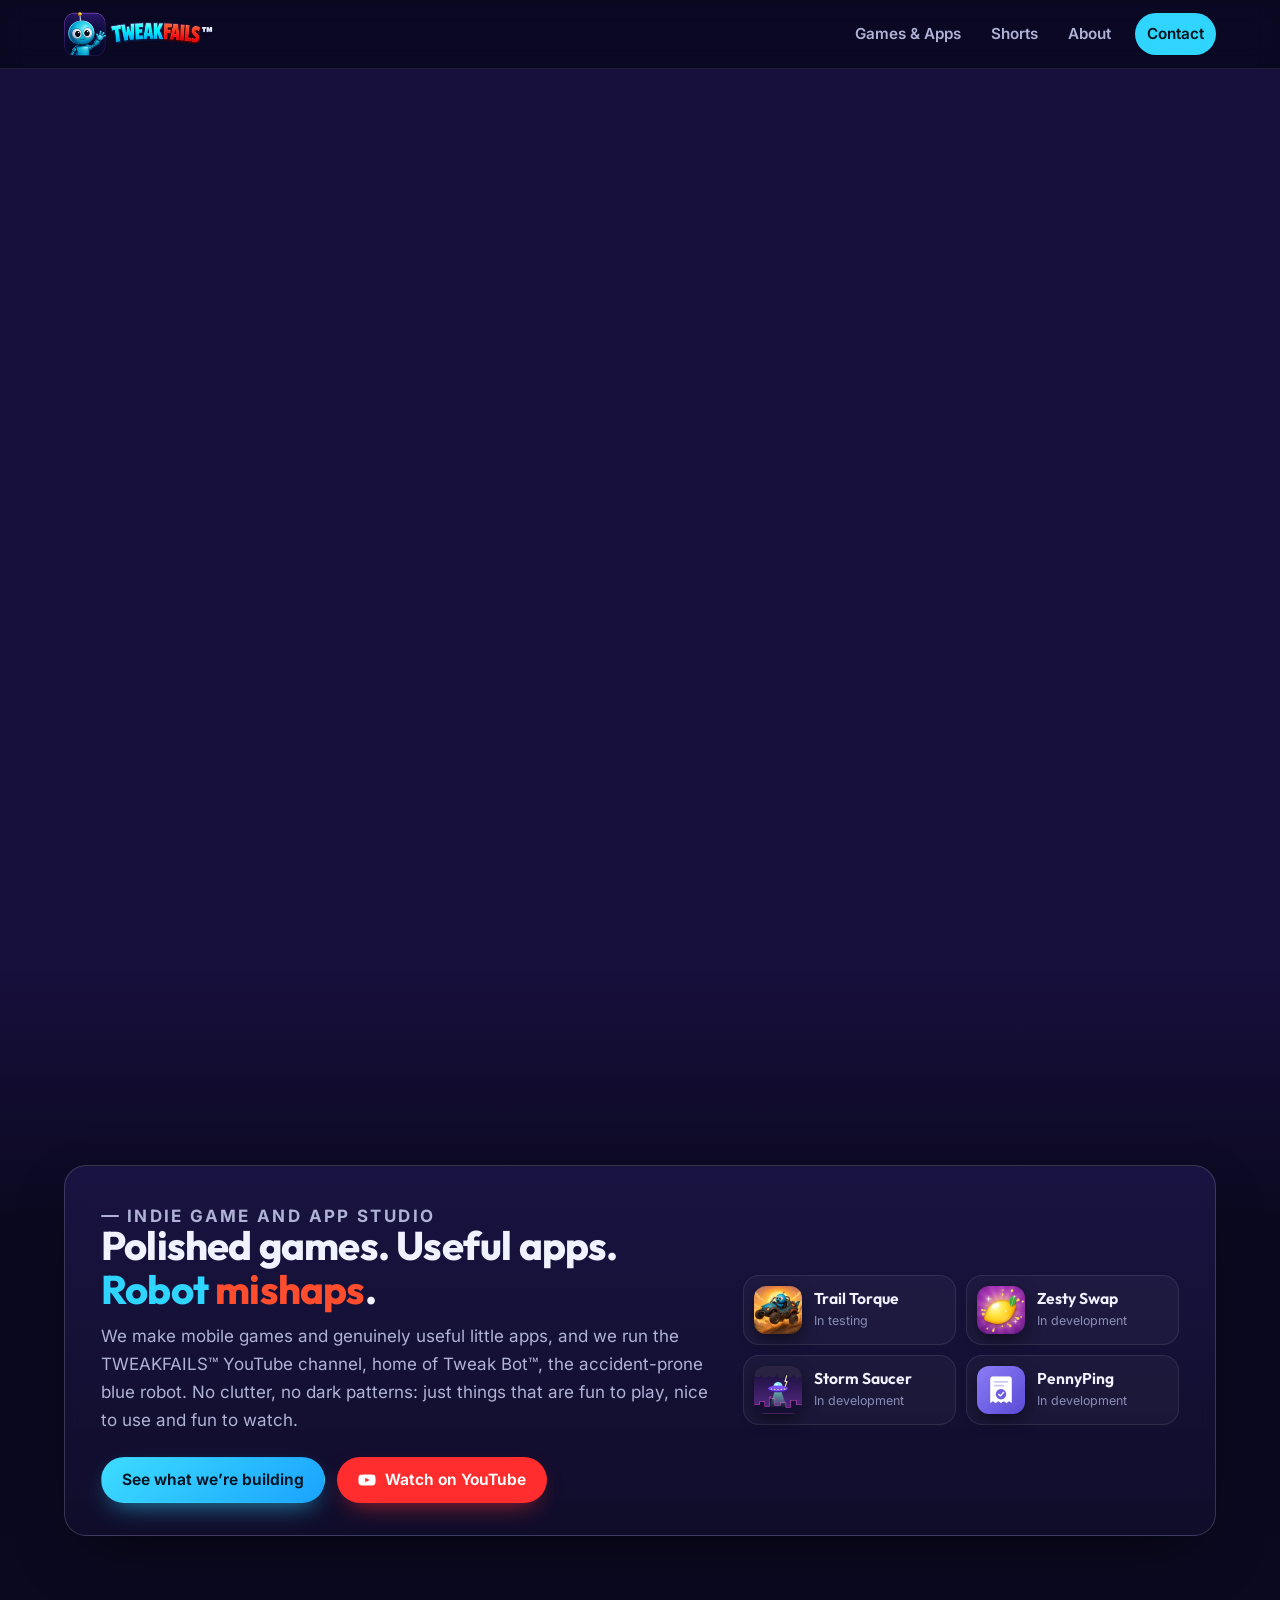
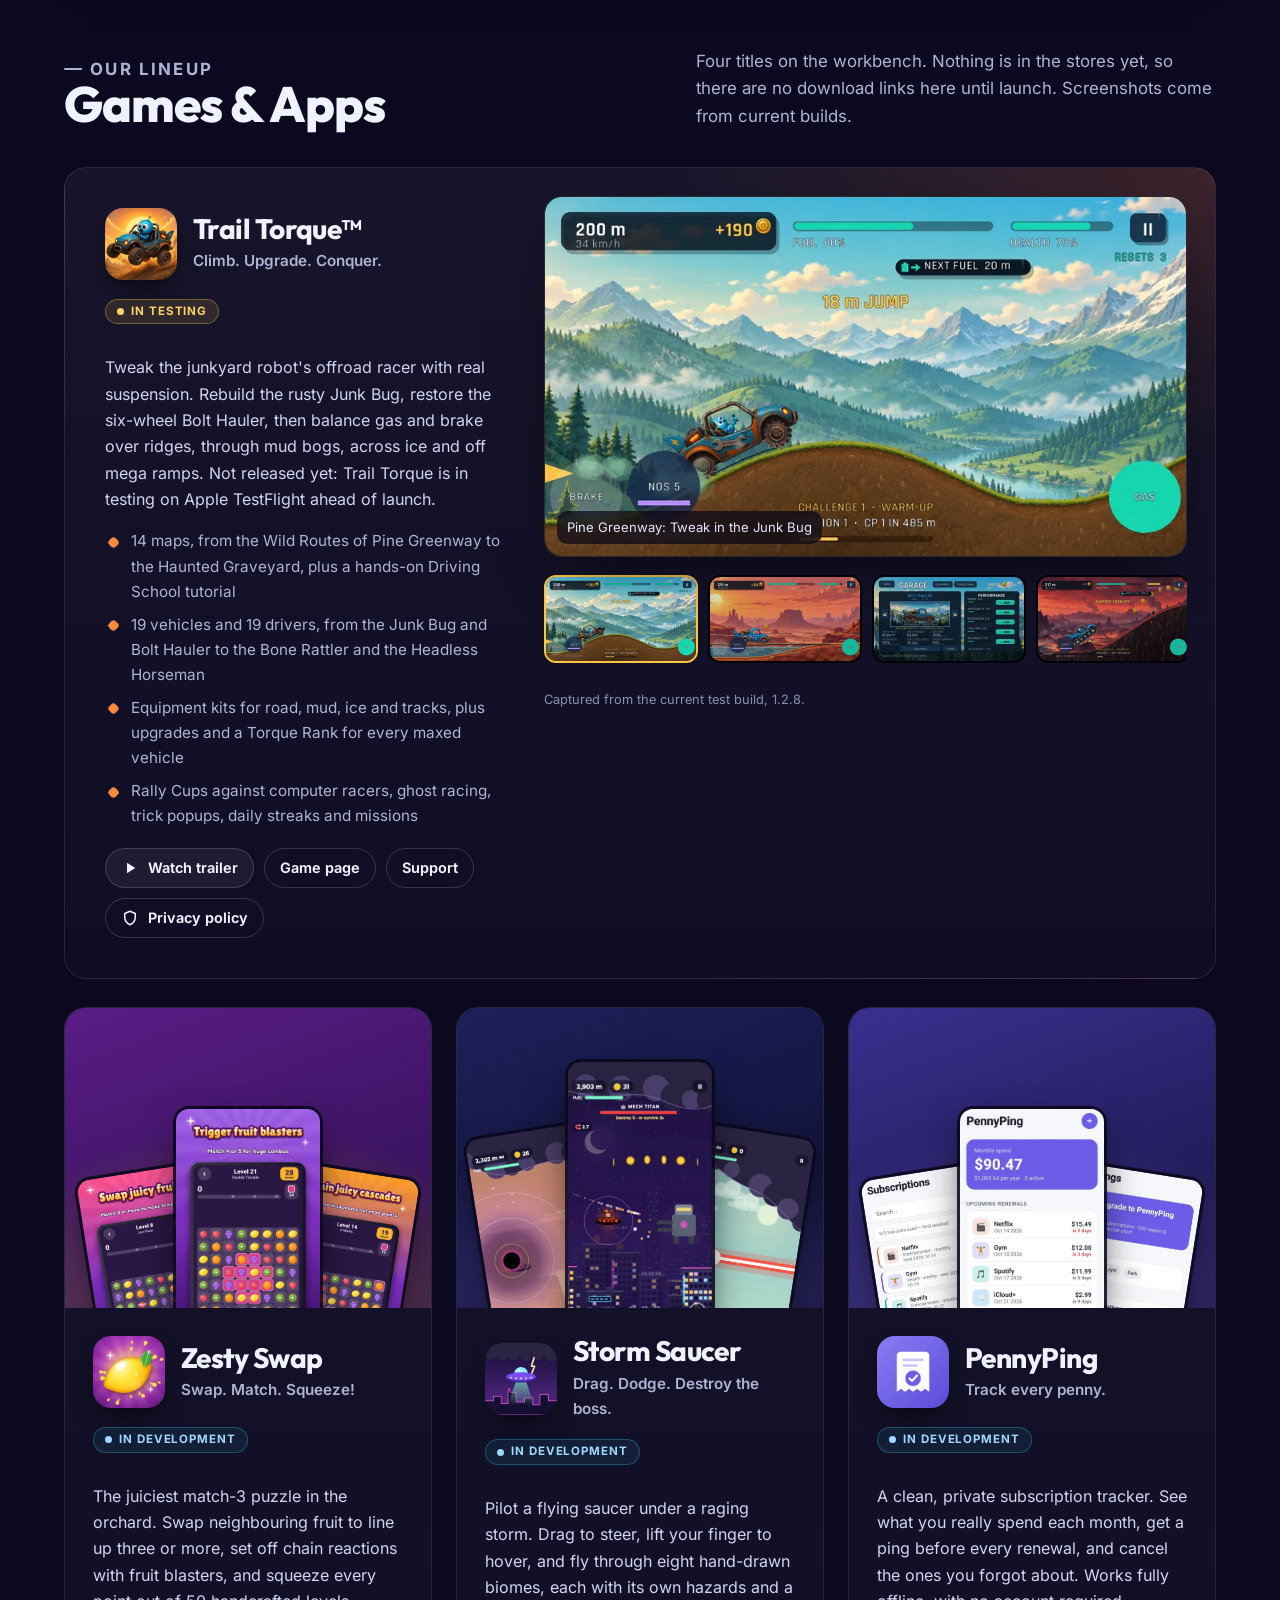
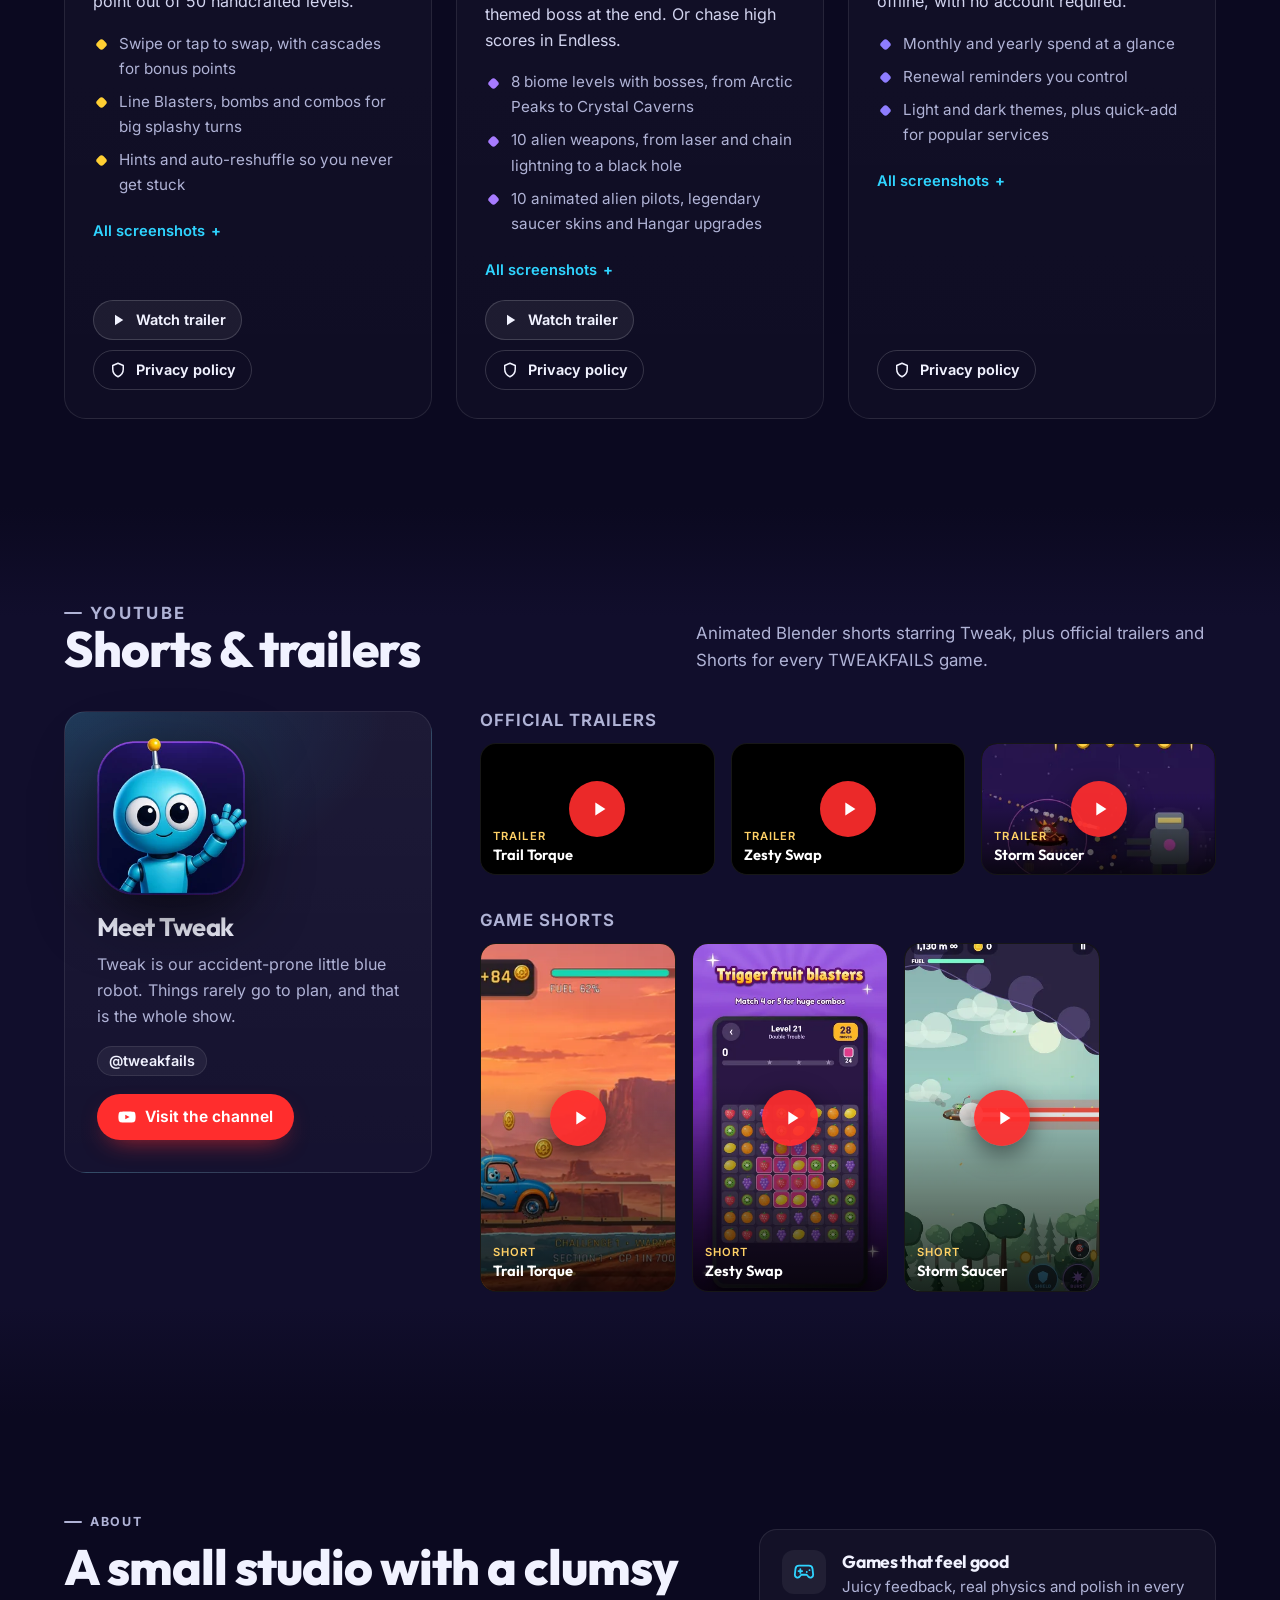
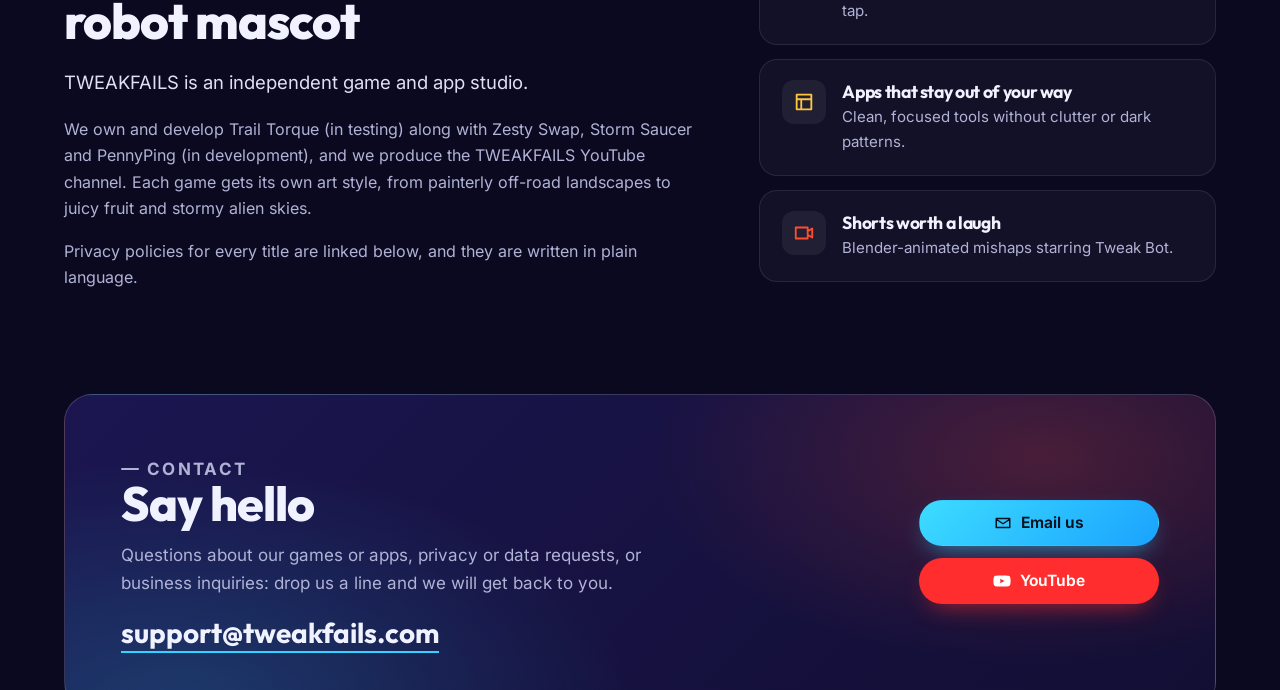
<file: index.html>
<!doctype html>
<html lang="en" class="no-js">
<head>
<meta charset="utf-8">
<meta name="viewport" content="width=device-width, initial-scale=1">
<title>TWEAKFAILS | Indie games, apps and shorts</title>
<meta name="description" content="TWEAKFAILS is an indie studio making mobile games, useful little apps and animated shorts starring Tweak Bot. Trail Torque is in testing; Zesty Swap, Storm Saucer and PennyPing are in development.">
<link rel="canonical" href="https://tweakfails.com/">
<meta name="theme-color" content="#0b0920">
<meta name="color-scheme" content="dark">
<meta property="og:type" content="website">
<meta property="og:site_name" content="TWEAKFAILS">
<meta property="og:title" content="TWEAKFAILS | Indie games, apps and shorts">
<meta property="og:description" content="Mobile games, useful little apps and animated shorts starring Tweak Bot. Trail Torque is in testing; Zesty Swap, Storm Saucer and PennyPing are in development.">
<meta property="og:url" content="https://tweakfails.com/">
<meta property="og:image" content="https://tweakfails.com/assets/brand/og-image-tm.png">
<meta property="og:image:width" content="1200">
<meta property="og:image:height" content="630">
<meta property="og:image:alt" content="TWEAKFAILS banner: Tweak Bot waving next to the TWEAKFAILS wordmark. Games, apps and shorts.">
<meta name="twitter:card" content="summary_large_image">
<meta name="twitter:title" content="TWEAKFAILS | Indie games, apps and shorts">
<meta name="twitter:description" content="Mobile games, useful little apps and animated shorts starring Tweak Bot.">
<meta name="twitter:image" content="https://tweakfails.com/assets/brand/og-image-tm.png">
<link rel="icon" href="/favicon.ico" sizes="any">
<link rel="icon" type="image/png" sizes="32x32" href="/assets/brand/favicon-32.png">
<link rel="icon" type="image/png" sizes="16x16" href="/assets/brand/favicon-16.png">
<link rel="apple-touch-icon" href="/assets/brand/apple-touch-icon.png">
<link rel="preload" href="/assets/fonts/outfit-latin-var.woff2" as="font" type="font/woff2" crossorigin>
<link rel="stylesheet" href="/assets/css/site.css">
<script type="application/ld+json">{"@context":"https://schema.org","@type":"Organization","name":"TWEAKFAILS LLC","alternateName":"TWEAKFAILS","url":"https://tweakfails.com/","logo":"https://tweakfails.com/assets/brand/tweakfails-icon-512.png","email":"support@tweakfails.com","sameAs":["https://www.youtube.com/@tweakfails"]}</script>
<script src="/assets/js/site.js" defer></script>
</head>
<body>
<a class="skip" href="#main">Skip to content</a>
<header class="site-header"><div class="wrap">
<a class="logo" href="/" aria-label="TWEAKFAILS home"><img class="wordmark" src="/assets/brand/tweakfails-wordmark-80h-tm.png" srcset="/assets/brand/tweakfails-wordmark-80h-tm.png 1x, /assets/brand/tweakfails-wordmark-160h-tm.png 2x" alt="TWEAKFAILS" width="150" height="44"></a>
<button class="menu-btn" type="button" aria-expanded="false" aria-controls="site-nav"><span class="sr-only">Menu</span><svg viewBox="0 0 24 24" aria-hidden="true"><path d="M4 7h16M4 12h16M4 17h16" stroke="currentColor" stroke-width="2" stroke-linecap="round"/></svg></button>
<nav class="nav" id="site-nav" aria-label="Main"><a href="#games">Games &amp; Apps</a><a href="#watch">Shorts</a><a href="#about">About</a><a class="nav-cta" href="#contact">Contact</a></nav>
</div></header>

<main id="main">
<section class="hero" aria-labelledby="hero-title">
<h1 id="hero-title" class="sr-only">TWEAKFAILS: Games, Apps, Shorts</h1>
<div class="hero-art"><picture><source media="(max-width: 640px)" type="image/webp" srcset="/assets/brand/tweakfails-banner-mobile-540x486-tm.webp 540w, /assets/brand/tweakfails-banner-mobile-1080x972-tm.webp 1080w" sizes="100vw"><source type="image/webp" srcset="/assets/brand/tweakfails-banner-1280x640-tm.webp 1280w, /assets/brand/tweakfails-banner-2560x1280-tm.webp 2560w" sizes="100vw"><img src="/assets/brand/tweakfails-banner-1280x640-tm.webp" alt="Tweak Bot, the blue robot, waving beside the TWEAKFAILS wordmark. Games, Apps, Shorts." width="1280" height="640" fetchpriority="high" decoding="async"></picture></div>
</section>

<div class="hero-intro"><div class="wrap">
<div class="hero-card">
<div>
<p class="eyebrow">Indie game and app studio</p>
<h2>Polished games. Useful apps. <span class="c">Robot</span> <span class="r">mishaps</span>.</h2>
<p>We make mobile games and genuinely useful little apps, and we run the TWEAKFAILS&trade; YouTube channel, home of Tweak Bot&trade;, the accident-prone blue robot. No clutter, no dark patterns: just things that are fun to play, nice to use and fun to watch.</p>
<div class="hero-actions"><a class="btn btn-primary" href="#games">See what we&rsquo;re building</a><a class="btn btn-yt" href="https://www.youtube.com/@tweakfails" rel="noopener"><svg viewBox="0 0 24 24" aria-hidden="true"><path fill="currentColor" d="M23 7.2a3 3 0 0 0-2.1-2.1C19 4.6 12 4.6 12 4.6s-7 0-8.9.5A3 3 0 0 0 1 7.2 31 31 0 0 0 .5 12a31 31 0 0 0 .5 4.8 3 3 0 0 0 2.1 2.1c1.9.5 8.9.5 8.9.5s7 0 8.9-.5a3 3 0 0 0 2.1-2.1 31 31 0 0 0 .5-4.8 31 31 0 0 0-.5-4.8zM9.7 15.1V8.9l5.8 3.1z"/></svg>Watch on YouTube</a></div>
</div>
<ul class="lineup" aria-label="Current lineup">
<li><a href="#trailtorque"><img src="/assets/trail/icon-128-144.webp" alt="" width="48" height="48"><span><strong>Trail Torque</strong><small>In testing</small></span></a></li>
<li><a href="#zestyswap"><img src="/assets/zesty/icon.webp" alt="" width="48" height="48"><span><strong>Zesty Swap</strong><small>In development</small></span></a></li>
<li><a href="#stormsaucer"><img src="/assets/storm/icon.webp" alt="" width="48" height="48"><span><strong>Storm Saucer</strong><small>In development</small></span></a></li>
<li><a href="#pennyping"><img src="/assets/penny/icon.webp" alt="" width="48" height="48"><span><strong>PennyPing</strong><small>In development</small></span></a></li>
</ul>
</div>
</div></div>

<section class="section" id="games" aria-labelledby="games-title"><div class="wrap">
<div class="section-head"><div><p class="eyebrow">Our lineup</p><h2 id="games-title">Games &amp; Apps</h2></div><p>Four titles on the workbench. Nothing is in the stores yet, so there are no download links here until launch. Screenshots come from current builds.</p></div>

<article class="app featured reveal" id="trailtorque" aria-labelledby="trailtorque-title" data-switcher>
<div class="app-body">
<div class="app-id"><img src="/assets/trail/icon-128-144.webp" srcset="/assets/trail/icon-128-144.webp 1x, /assets/trail/icon-128-256.webp 2x" alt="Trail Torque app icon" width="72" height="72"><div><h3 id="trailtorque-title">Trail Torque&trade;</h3><p class="tagline">Climb. Upgrade. Conquer.</p></div></div>
<p><span class="status testing">In testing</span></p>
<p class="desc">Tweak the junkyard robot&#x27;s offroad racer with real suspension. Rebuild the rusty Junk Bug, restore the six-wheel Bolt Hauler, then balance gas and brake over ridges, through mud bogs, across ice and off mega ramps. Not released yet: Trail Torque is in testing on Apple TestFlight ahead of launch.</p>
<ul class="features">
<li>14 maps, from the Wild Routes of Pine Greenway to the Haunted Graveyard, plus a hands-on Driving School tutorial</li>
<li>19 vehicles and 19 drivers, from the Junk Bug and Bolt Hauler to the Bone Rattler and the Headless Horseman</li>
<li>Equipment kits for road, mud, ice and tracks, plus upgrades and a Torque Rank for every maxed vehicle</li>
<li>Rally Cups against computer racers, ghost racing, trick popups, daily streaks and missions</li>
</ul>
<div class="app-actions"><a class="btn btn-sm" href="https://youtu.be/iZNxUe3X47M" rel="noopener"><svg viewBox="0 0 24 24" aria-hidden="true"><path d="M8 5v14l11-7z" fill="currentColor"/></svg>Watch trailer</a><a class="btn btn-sm btn-ghost" href="/trailtorque/">Game page</a><a class="btn btn-sm btn-ghost" href="/trailtorque/support.html">Support</a><a class="btn btn-sm btn-ghost" href="/trailtorque/privacy.html"><svg viewBox="0 0 24 24" aria-hidden="true"><path fill="none" stroke="currentColor" stroke-width="2" stroke-linecap="round" stroke-linejoin="round" d="M12 3l7 3v5c0 4.5-3 8.3-7 10-4-1.7-7-5.5-7-10V6z"/></svg>Privacy policy</a></div>
</div>
<div class="app-media">
<figure class="main-shot" style="margin:0"><img src="/assets/trail/tt128-junkbug-greenway-800.webp" srcset="/assets/trail/tt128-junkbug-greenway-800.webp 800w, /assets/trail/tt128-junkbug-greenway-1280.webp 1280w" sizes="(max-width: 900px) 100vw, 640px" alt="Trail Torque 1.2.8. Pine Greenway: Tweak in the Junk Bug" width="800" height="450" loading="lazy" decoding="async"><figcaption>Pine Greenway: Tweak in the Junk Bug</figcaption></figure>
<ul class="strip landscape" aria-label="Trail Torque screenshots"><li><button type="button" aria-pressed="true" data-caption="Pine Greenway: Tweak in the Junk Bug" data-full="/assets/trail/tt128-junkbug-greenway-800.webp" data-srcset="/assets/trail/tt128-junkbug-greenway-800.webp 800w, /assets/trail/tt128-junkbug-greenway-1280.webp 1280w" aria-label="Show screenshot: Pine Greenway: Tweak in the Junk Bug"><img src="/assets/trail/tt128-junkbug-greenway-300.webp" alt="Trail Torque 1.2.8. Pine Greenway: Tweak in the Junk Bug" width="150" height="84" loading="lazy" decoding="async"></button></li><li><button type="button" aria-pressed="false" data-caption="Red Rock Run: the six-wheel Bolt Hauler" data-full="/assets/trail/tt128-bolthauler-redrock-800.webp" data-srcset="/assets/trail/tt128-bolthauler-redrock-800.webp 800w, /assets/trail/tt128-bolthauler-redrock-1280.webp 1280w" aria-label="Show screenshot: Red Rock Run: the six-wheel Bolt Hauler"><img src="/assets/trail/tt128-bolthauler-redrock-300.webp" alt="Trail Torque 1.2.8. Red Rock Run: the six-wheel Bolt Hauler" width="150" height="84" loading="lazy" decoding="async"></button></li><li><button type="button" aria-pressed="false" data-caption="Garage: restoring the Bolt Hauler" data-full="/assets/trail/tt128-bolthauler-garage-800.webp" data-srcset="/assets/trail/tt128-bolthauler-garage-800.webp 800w, /assets/trail/tt128-bolthauler-garage-1280.webp 1280w" aria-label="Show screenshot: Garage: restoring the Bolt Hauler"><img src="/assets/trail/tt128-bolthauler-garage-300.webp" alt="Trail Torque 1.2.8. Garage: restoring the Bolt Hauler" width="150" height="84" loading="lazy" decoding="async"></button></li><li><button type="button" aria-pressed="false" data-caption="Ember Caldera: Tweak in the Torque Bug" data-full="/assets/trail/tt128-ember-caldera-800.webp" data-srcset="/assets/trail/tt128-ember-caldera-800.webp 800w, /assets/trail/tt128-ember-caldera-1280.webp 1280w" aria-label="Show screenshot: Ember Caldera: Tweak in the Torque Bug"><img src="/assets/trail/tt128-ember-caldera-300.webp" alt="Trail Torque 1.2.8. Ember Caldera: Tweak in the Torque Bug" width="150" height="84" loading="lazy" decoding="async"></button></li><li><button type="button" aria-pressed="false" data-caption="Haunted Graveyard: Bone Rattler and the Headless Horseman" data-full="/assets/trail/tt128-haunted-graveyard-800.webp" data-srcset="/assets/trail/tt128-haunted-graveyard-800.webp 800w, /assets/trail/tt128-haunted-graveyard-1280.webp 1280w" aria-label="Show screenshot: Haunted Graveyard: Bone Rattler and the Headless Horseman"><img src="/assets/trail/tt128-haunted-graveyard-300.webp" alt="Trail Torque 1.2.8. Haunted Graveyard: Bone Rattler and the Headless Horseman" width="150" height="84" loading="lazy" decoding="async"></button></li><li><button type="button" aria-pressed="false" data-caption="Rally Cups: racing computer rivals" data-full="/assets/trail/tt128-rally-cups-800.webp" data-srcset="/assets/trail/tt128-rally-cups-800.webp 800w, /assets/trail/tt128-rally-cups-1280.webp 1280w" aria-label="Show screenshot: Rally Cups: racing computer rivals"><img src="/assets/trail/tt128-rally-cups-300.webp" alt="Trail Torque 1.2.8. Rally Cups: racing computer rivals" width="150" height="84" loading="lazy" decoding="async"></button></li><li><button type="button" aria-pressed="false" data-caption="Equipment: road, mud, ice and track kits" data-full="/assets/trail/tt128-equipment-800.webp" data-srcset="/assets/trail/tt128-equipment-800.webp 800w, /assets/trail/tt128-equipment-1280.webp 1280w" aria-label="Show screenshot: Equipment: road, mud, ice and track kits"><img src="/assets/trail/tt128-equipment-300.webp" alt="Trail Torque 1.2.8. Equipment: road, mud, ice and track kits" width="150" height="84" loading="lazy" decoding="async"></button></li><li><button type="button" aria-pressed="false" data-caption="Driving School with Tweak" data-full="/assets/trail/tt128-driving-school-800.webp" data-srcset="/assets/trail/tt128-driving-school-800.webp 800w, /assets/trail/tt128-driving-school-1280.webp 1280w" aria-label="Show screenshot: Driving School with Tweak"><img src="/assets/trail/tt128-driving-school-300.webp" alt="Trail Torque 1.2.8. Driving School with Tweak" width="150" height="84" loading="lazy" decoding="async"></button></li><li><button type="button" aria-pressed="false" data-caption="Map select: Wild Routes" data-full="/assets/trail/tt128-maps-800.webp" data-srcset="/assets/trail/tt128-maps-800.webp 800w, /assets/trail/tt128-maps-1280.webp 1280w" aria-label="Show screenshot: Map select: Wild Routes"><img src="/assets/trail/tt128-maps-300.webp" alt="Trail Torque 1.2.8. Map select: Wild Routes" width="150" height="84" loading="lazy" decoding="async"></button></li></ul>
<p class="strip-note">Captured from the current test build, 1.2.8.</p>
</div>
</article>

<div class="app-grid">
<article class="app zesty reveal" id="zestyswap" aria-labelledby="zestyswap-title">
<div class="fan" aria-hidden="true"><img src="/assets/zesty/shot-1.webp" alt="" width="360" height="640" loading="lazy" decoding="async"><img src="/assets/zesty/shot-2.webp" alt="" width="360" height="640" loading="lazy" decoding="async"><img src="/assets/zesty/shot-3.webp" alt="" width="360" height="640" loading="lazy" decoding="async"></div>
<div class="app-body">
<div class="app-id"><img src="/assets/zesty/icon.webp" alt="Zesty Swap app icon" width="72" height="72" loading="lazy" decoding="async"><div><h3 id="zestyswap-title">Zesty Swap</h3><p class="tagline">Swap. Match. Squeeze!</p></div></div>
<p><span class="status dev">In development</span></p>
<p class="desc">The juiciest match-3 puzzle in the orchard. Swap neighbouring fruit to line up three or more, set off chain reactions with fruit blasters, and squeeze every point out of 50 handcrafted levels.</p>
<ul class="features"><li>Swipe or tap to swap, with cascades for bonus points</li><li>Line Blasters, bombs and combos for big splashy turns</li><li>Hints and auto-reshuffle so you never get stuck</li></ul>
<details class="more-shots"><summary>All screenshots</summary><ul class="strip portrait" aria-label="Zesty Swap screenshots" tabindex="0"><li><img src="/assets/zesty/shot-1.webp" alt="Zesty Swap: Swap juicy fruit" width="360" height="640" loading="lazy" decoding="async"></li><li><img src="/assets/zesty/shot-2.webp" alt="Zesty Swap: Trigger fruit blasters" width="360" height="640" loading="lazy" decoding="async"></li><li><img src="/assets/zesty/shot-3.webp" alt="Zesty Swap: Chain juicy cascades" width="360" height="640" loading="lazy" decoding="async"></li><li><img src="/assets/zesty/shot-4.webp" alt="Zesty Swap: 50 handcrafted levels" width="360" height="640" loading="lazy" decoding="async"></li><li><img src="/assets/zesty/shot-5.webp" alt="Zesty Swap: Earn 3 stars" width="360" height="640" loading="lazy" decoding="async"></li><li><img src="/assets/zesty/shot-6.webp" alt="Zesty Swap: 8 juicy boosters" width="360" height="640" loading="lazy" decoding="async"></li></ul></details>
<div class="app-actions"><a class="btn btn-sm" href="https://youtu.be/YkoBl6agdGA" rel="noopener"><svg viewBox="0 0 24 24" aria-hidden="true"><path d="M8 5v14l11-7z" fill="currentColor"/></svg>Watch trailer</a><a class="btn btn-sm btn-ghost" href="/zestyswap/privacy.html"><svg viewBox="0 0 24 24" aria-hidden="true"><path fill="none" stroke="currentColor" stroke-width="2" stroke-linecap="round" stroke-linejoin="round" d="M12 3l7 3v5c0 4.5-3 8.3-7 10-4-1.7-7-5.5-7-10V6z"/></svg>Privacy policy</a></div>
</div>
</article>
<article class="app storm reveal" id="stormsaucer" aria-labelledby="stormsaucer-title">
<div class="fan" aria-hidden="true"><img src="/assets/storm/v108-blackhole.webp" alt="" width="360" height="758" loading="lazy" decoding="async"><img src="/assets/storm/v108-boss.webp" alt="" width="360" height="758" loading="lazy" decoding="async"><img src="/assets/storm/v108-laser.webp" alt="" width="360" height="758" loading="lazy" decoding="async"></div>
<div class="app-body">
<div class="app-id"><img src="/assets/storm/icon.webp" alt="Storm Saucer app icon" width="72" height="72" loading="lazy" decoding="async"><div><h3 id="stormsaucer-title">Storm Saucer</h3><p class="tagline">Drag. Dodge. Destroy the boss.</p></div></div>
<p><span class="status dev">In development</span></p>
<p class="desc">Pilot a flying saucer under a raging storm. Drag to steer, lift your finger to hover, and fly through eight hand-drawn biomes, each with its own hazards and a themed boss at the end. Or chase high scores in Endless.</p>
<ul class="features"><li>8 biome levels with bosses, from Arctic Peaks to Crystal Caverns</li><li>10 alien weapons, from laser and chain lightning to a black hole</li><li>10 animated alien pilots, legendary saucer skins and Hangar upgrades</li></ul>
<details class="more-shots"><summary>All screenshots</summary><ul class="strip portrait" aria-label="Storm Saucer screenshots" tabindex="0"><li><img src="/assets/storm/v108-boss.webp" alt="Storm Saucer: Boss: Mech Titan" width="360" height="758" loading="lazy" decoding="async"></li><li><img src="/assets/storm/v108-blackhole.webp" alt="Storm Saucer: Black hole weapon" width="360" height="758" loading="lazy" decoding="async"></li><li><img src="/assets/storm/v108-laser.webp" alt="Storm Saucer: Laser beam" width="360" height="758" loading="lazy" decoding="async"></li><li><img src="/assets/storm/v108-flame.webp" alt="Storm Saucer: Flamethrower" width="360" height="758" loading="lazy" decoding="async"></li><li><img src="/assets/storm/v108-orbital.webp" alt="Storm Saucer: Orbital strike" width="360" height="758" loading="lazy" decoding="async"></li><li><img src="/assets/storm/v108-caves.webp" alt="Storm Saucer: Crystal Caverns" width="360" height="758" loading="lazy" decoding="async"></li><li><img src="/assets/storm/v108-dunes.webp" alt="Storm Saucer: Ember Dunes" width="360" height="758" loading="lazy" decoding="async"></li><li><img src="/assets/storm/v108-pilots.webp" alt="Storm Saucer: Alien pilots" width="360" height="758" loading="lazy" decoding="async"></li><li><img src="/assets/storm/v108-map.webp" alt="Storm Saucer: Level map" width="360" height="758" loading="lazy" decoding="async"></li></ul></details>
<div class="app-actions"><a class="btn btn-sm" href="https://youtu.be/Xdj9Qfuv86k" rel="noopener"><svg viewBox="0 0 24 24" aria-hidden="true"><path d="M8 5v14l11-7z" fill="currentColor"/></svg>Watch trailer</a><a class="btn btn-sm btn-ghost" href="/stormsaucer/privacy.html"><svg viewBox="0 0 24 24" aria-hidden="true"><path fill="none" stroke="currentColor" stroke-width="2" stroke-linecap="round" stroke-linejoin="round" d="M12 3l7 3v5c0 4.5-3 8.3-7 10-4-1.7-7-5.5-7-10V6z"/></svg>Privacy policy</a></div>
</div>
</article>
<article class="app penny reveal" id="pennyping" aria-labelledby="pennyping-title">
<div class="fan" aria-hidden="true"><img src="/assets/penny/shot-2.webp" alt="" width="360" height="640" loading="lazy" decoding="async"><img src="/assets/penny/shot-1.webp" alt="" width="360" height="640" loading="lazy" decoding="async"><img src="/assets/penny/shot-4.webp" alt="" width="360" height="640" loading="lazy" decoding="async"></div>
<div class="app-body">
<div class="app-id"><img src="/assets/penny/icon.webp" alt="PennyPing app icon" width="72" height="72" loading="lazy" decoding="async"><div><h3 id="pennyping-title">PennyPing</h3><p class="tagline">Track every penny.</p></div></div>
<p><span class="status dev">In development</span></p>
<p class="desc">A clean, private subscription tracker. See what you really spend each month, get a ping before every renewal, and cancel the ones you forgot about. Works fully offline, with no account required.</p>
<ul class="features"><li>Monthly and yearly spend at a glance</li><li>Renewal reminders you control</li><li>Light and dark themes, plus quick-add for popular services</li></ul>
<details class="more-shots"><summary>All screenshots</summary><ul class="strip portrait" aria-label="PennyPing screenshots" tabindex="0"><li><img src="/assets/penny/shot-1.webp" alt="PennyPing: Monthly spend dashboard" width="360" height="640" loading="lazy" decoding="async"></li><li><img src="/assets/penny/shot-2.webp" alt="PennyPing: All subscriptions" width="360" height="640" loading="lazy" decoding="async"></li><li><img src="/assets/penny/shot-3.webp" alt="PennyPing: Dark mode" width="360" height="640" loading="lazy" decoding="async"></li><li><img src="/assets/penny/shot-4.webp" alt="PennyPing: Renewal reminders" width="360" height="640" loading="lazy" decoding="async"></li><li><img src="/assets/penny/shot-5.webp" alt="PennyPing: PennyPing Pro" width="360" height="640" loading="lazy" decoding="async"></li><li><img src="/assets/penny/shot-6.webp" alt="PennyPing: Quick add" width="360" height="640" loading="lazy" decoding="async"></li></ul></details>
<div class="app-actions"><a class="btn btn-sm btn-ghost" href="/pennyping/privacy.html"><svg viewBox="0 0 24 24" aria-hidden="true"><path fill="none" stroke="currentColor" stroke-width="2" stroke-linecap="round" stroke-linejoin="round" d="M12 3l7 3v5c0 4.5-3 8.3-7 10-4-1.7-7-5.5-7-10V6z"/></svg>Privacy policy</a></div>
</div>
</article>
</div>
</div></section>

<section class="section alt" id="watch" aria-labelledby="watch-title"><div class="wrap">
<div class="section-head"><div><p class="eyebrow">YouTube</p><h2 id="watch-title">Shorts &amp; trailers</h2></div><p>Animated Blender shorts starring Tweak, plus official trailers and Shorts for every TWEAKFAILS game.</p></div>
<div class="watch">
<aside class="channel reveal" aria-label="TWEAKFAILS channel">
<img src="/assets/brand/tweak-badge-240.webp" srcset="/assets/brand/tweak-badge-240.webp 1x, /assets/brand/tweak-badge-480.webp 2x" alt="Tweak, the blue TWEAKFAILS robot, waving" width="150" height="157" loading="lazy" decoding="async">
<h3>Meet Tweak</h3>
<p>Tweak is our accident-prone little blue robot. Things rarely go to plan, and that is the whole show.</p>
<span class="handle">@tweakfails</span>
<div><a class="btn btn-yt" href="https://www.youtube.com/@tweakfails" rel="noopener"><svg viewBox="0 0 24 24" aria-hidden="true"><path fill="currentColor" d="M23 7.2a3 3 0 0 0-2.1-2.1C19 4.6 12 4.6 12 4.6s-7 0-8.9.5A3 3 0 0 0 1 7.2 31 31 0 0 0 .5 12a31 31 0 0 0 .5 4.8 3 3 0 0 0 2.1 2.1c1.9.5 8.9.5 8.9.5s7 0 8.9-.5a3 3 0 0 0 2.1-2.1 31 31 0 0 0 .5-4.8 31 31 0 0 0-.5-4.8zM9.7 15.1V8.9l5.8 3.1z"/></svg>Visit the channel</a></div>
</aside>
<div class="videos">
<h3>Official trailers</h3>
<ul class="video-grid trailers"><li><a class="video" href="https://www.youtube.com/watch?v=iZNxUe3X47M" data-yt="iZNxUe3X47M" data-title="Trail Torque official trailer" rel="noopener"><img src="/assets/trail/tt128-ember-caldera-800.webp" alt="" width="800" height="450" loading="lazy" decoding="async" style="object-position:center"><span class="play" aria-hidden="true"><svg viewBox="0 0 24 24"><path d="M8 5v14l11-7z"/></svg></span><span class="vlabel"><small>Trailer</small>Trail Torque<span class="sr-only"> (plays Trail Torque official trailer on YouTube)</span></span></a></li><li><a class="video" href="https://www.youtube.com/watch?v=YkoBl6agdGA" data-yt="YkoBl6agdGA" data-title="Zesty Swap official trailer" rel="noopener"><img src="/assets/zesty/feature.webp" alt="" width="1024" height="500" loading="lazy" decoding="async" style="object-position:center"><span class="play" aria-hidden="true"><svg viewBox="0 0 24 24"><path d="M8 5v14l11-7z"/></svg></span><span class="vlabel"><small>Trailer</small>Zesty Swap<span class="sr-only"> (plays Zesty Swap official trailer on YouTube)</span></span></a></li><li><a class="video" href="https://www.youtube.com/watch?v=Xdj9Qfuv86k" data-yt="Xdj9Qfuv86k" data-title="Storm Saucer official trailer" rel="noopener"><img src="/assets/storm/v108-boss.webp" alt="" width="360" height="758" loading="lazy" decoding="async" style="object-position:center 45%"><span class="play" aria-hidden="true"><svg viewBox="0 0 24 24"><path d="M8 5v14l11-7z"/></svg></span><span class="vlabel"><small>Trailer</small>Storm Saucer<span class="sr-only"> (plays Storm Saucer official trailer on YouTube)</span></span></a></li></ul>
<h3>Game Shorts</h3>
<ul class="video-grid shorts"><li><a class="video" href="https://www.youtube.com/watch?v=XB2mQ5I4Xjg" data-yt="XB2mQ5I4Xjg" data-title="Trail Torque YouTube Short" rel="noopener"><img src="/assets/trail/tt128-bolthauler-redrock-800.webp" alt="" width="800" height="450" loading="lazy" decoding="async" style="object-position:40% center"><span class="play" aria-hidden="true"><svg viewBox="0 0 24 24"><path d="M8 5v14l11-7z"/></svg></span><span class="vlabel"><small>Short</small>Trail Torque<span class="sr-only"> (plays Trail Torque YouTube Short on YouTube)</span></span></a></li><li><a class="video" href="https://www.youtube.com/watch?v=Iv6VHG23qus" data-yt="Iv6VHG23qus" data-title="Zesty Swap YouTube Short" rel="noopener"><img src="/assets/zesty/shot-2.webp" alt="" width="360" height="640" loading="lazy" decoding="async" style="object-position:center"><span class="play" aria-hidden="true"><svg viewBox="0 0 24 24"><path d="M8 5v14l11-7z"/></svg></span><span class="vlabel"><small>Short</small>Zesty Swap<span class="sr-only"> (plays Zesty Swap YouTube Short on YouTube)</span></span></a></li><li><a class="video" href="https://www.youtube.com/watch?v=PesXXaWET60" data-yt="PesXXaWET60" data-title="Storm Saucer YouTube Short" rel="noopener"><img src="/assets/storm/v108-laser.webp" alt="" width="360" height="758" loading="lazy" decoding="async" style="object-position:center"><span class="play" aria-hidden="true"><svg viewBox="0 0 24 24"><path d="M8 5v14l11-7z"/></svg></span><span class="vlabel"><small>Short</small>Storm Saucer<span class="sr-only"> (plays Storm Saucer YouTube Short on YouTube)</span></span></a></li></ul>
</div>
</div>
</div></section>

<section class="section" id="about" aria-labelledby="about-title"><div class="wrap about">
<div class="reveal">
<p class="eyebrow">About</p>
<h2 id="about-title">A small studio with a clumsy robot mascot</h2>
<p class="lead">TWEAKFAILS is an independent game and app studio.</p>
<p>We own and develop Trail Torque (in testing) along with Zesty Swap, Storm Saucer and PennyPing (in development), and we produce the TWEAKFAILS YouTube channel. Each game gets its own art style, from painterly off-road landscapes to juicy fruit and stormy alien skies.</p>
<p>Privacy policies for every title are linked below, and they are written in plain language.</p>
</div>
<div class="pillars reveal">
<div class="pillar"><span class="ico" style="color:var(--cyan)"><svg viewBox="0 0 24 24" aria-hidden="true"><path fill="none" stroke="currentColor" stroke-width="2" stroke-linecap="round" stroke-linejoin="round" d="M6 11h4M8 9v4M15 12h.01M18 10h.01M17.3 5H6.7a4 4 0 0 0-4 3.6L2 15a3 3 0 0 0 5.1 2.2L9 15h6l1.9 2.2A3 3 0 0 0 22 15l-.7-6.4A4 4 0 0 0 17.3 5z"/></svg></span><div><h3>Games that feel good</h3><p>Juicy feedback, real physics and polish in every tap.</p></div></div>
<div class="pillar"><span class="ico" style="color:var(--amber)"><svg viewBox="0 0 24 24" aria-hidden="true"><path fill="none" stroke="currentColor" stroke-width="2" stroke-linecap="round" stroke-linejoin="round" d="M4 4h16v16H4zM4 9h16M9 20V9"/></svg></span><div><h3>Apps that stay out of your way</h3><p>Clean, focused tools without clutter or dark patterns.</p></div></div>
<div class="pillar"><span class="ico" style="color:var(--red)"><svg viewBox="0 0 24 24" aria-hidden="true"><path fill="none" stroke="currentColor" stroke-width="2" stroke-linecap="round" stroke-linejoin="round" d="M3 6h13v12H3zM16 10l5-3v10l-5-3"/></svg></span><div><h3>Shorts worth a laugh</h3><p>Blender-animated mishaps starring Tweak Bot.</p></div></div>
</div>
</div></section>

<section class="section" id="contact" aria-labelledby="contact-title" style="padding-top:0;padding-bottom:0"><div class="wrap">
<div class="contact reveal">
<div>
<p class="eyebrow">Contact</p>
<h2 id="contact-title">Say hello</h2>
<p>Questions about our games or apps, privacy or data requests, or business inquiries: drop us a line and we will get back to you.</p>
<a class="email" href="mailto:support@tweakfails.com">support@tweakfails.com</a>
</div>
<div class="contact-actions">
<a class="btn btn-primary" href="mailto:support@tweakfails.com"><svg viewBox="0 0 24 24" aria-hidden="true"><path fill="none" stroke="currentColor" stroke-width="2" stroke-linecap="round" stroke-linejoin="round" d="M3 6h18v12H3zM3 7l9 6 9-6"/></svg>Email us</a>
<a class="btn btn-yt" href="https://www.youtube.com/@tweakfails" rel="noopener"><svg viewBox="0 0 24 24" aria-hidden="true"><path fill="currentColor" d="M23 7.2a3 3 0 0 0-2.1-2.1C19 4.6 12 4.6 12 4.6s-7 0-8.9.5A3 3 0 0 0 1 7.2 31 31 0 0 0 .5 12a31 31 0 0 0 .5 4.8 3 3 0 0 0 2.1 2.1c1.9.5 8.9.5 8.9.5s7 0 8.9-.5a3 3 0 0 0 2.1-2.1 31 31 0 0 0 .5-4.8 31 31 0 0 0-.5-4.8zM9.7 15.1V8.9l5.8 3.1z"/></svg>YouTube</a>
</div>
</div>
</div></section>
</main>

<footer class="site-footer"><div class="wrap">
<div class="footer-grid">
<div class="footer-brand"><img src="/assets/brand/tweakfails-wordmark-80h-tm.png" srcset="/assets/brand/tweakfails-wordmark-80h-tm.png 1x, /assets/brand/tweakfails-wordmark-160h-tm.png 2x" alt="TWEAKFAILS" width="136" height="40" loading="lazy"><p>Games, apps and shorts starring Tweak Bot.</p></div>
<div><h2>Studio</h2><ul><li><a href="/#games">Games &amp; Apps</a></li><li><a href="/#watch">Shorts</a></li><li><a href="/#about">About</a></li><li><a href="/#contact">Contact</a></li><li><a href="/terms.html">Terms of Service</a></li></ul></div>
<div><h2>Privacy</h2><ul><li><a href="/trailtorque/privacy.html">Trail Torque</a></li><li><a href="/zestyswap/privacy.html">Zesty Swap</a></li><li><a href="/stormsaucer/privacy.html">Storm Saucer</a></li><li><a href="/pennyping/privacy.html">PennyPing</a></li></ul></div>
<div><h2>Connect</h2><ul><li><a href="mailto:support@tweakfails.com">support@tweakfails.com</a></li><li><a href="https://www.youtube.com/@tweakfails" rel="noopener">YouTube</a></li></ul></div>
</div>
<div class="legal-line"><p>&copy; 2026 TWEAKFAILS LLC. All rights reserved.</p><div class="tm-lines"><p>TWEAKFAILS, Trail Torque and Tweak Bot are trademarks of TWEAKFAILS LLC.</p><p>Google Play is a trademark of Google LLC. App Store and TestFlight are trademarks of Apple Inc.</p></div></div>
</div></footer>
</body>
</html>
</file>
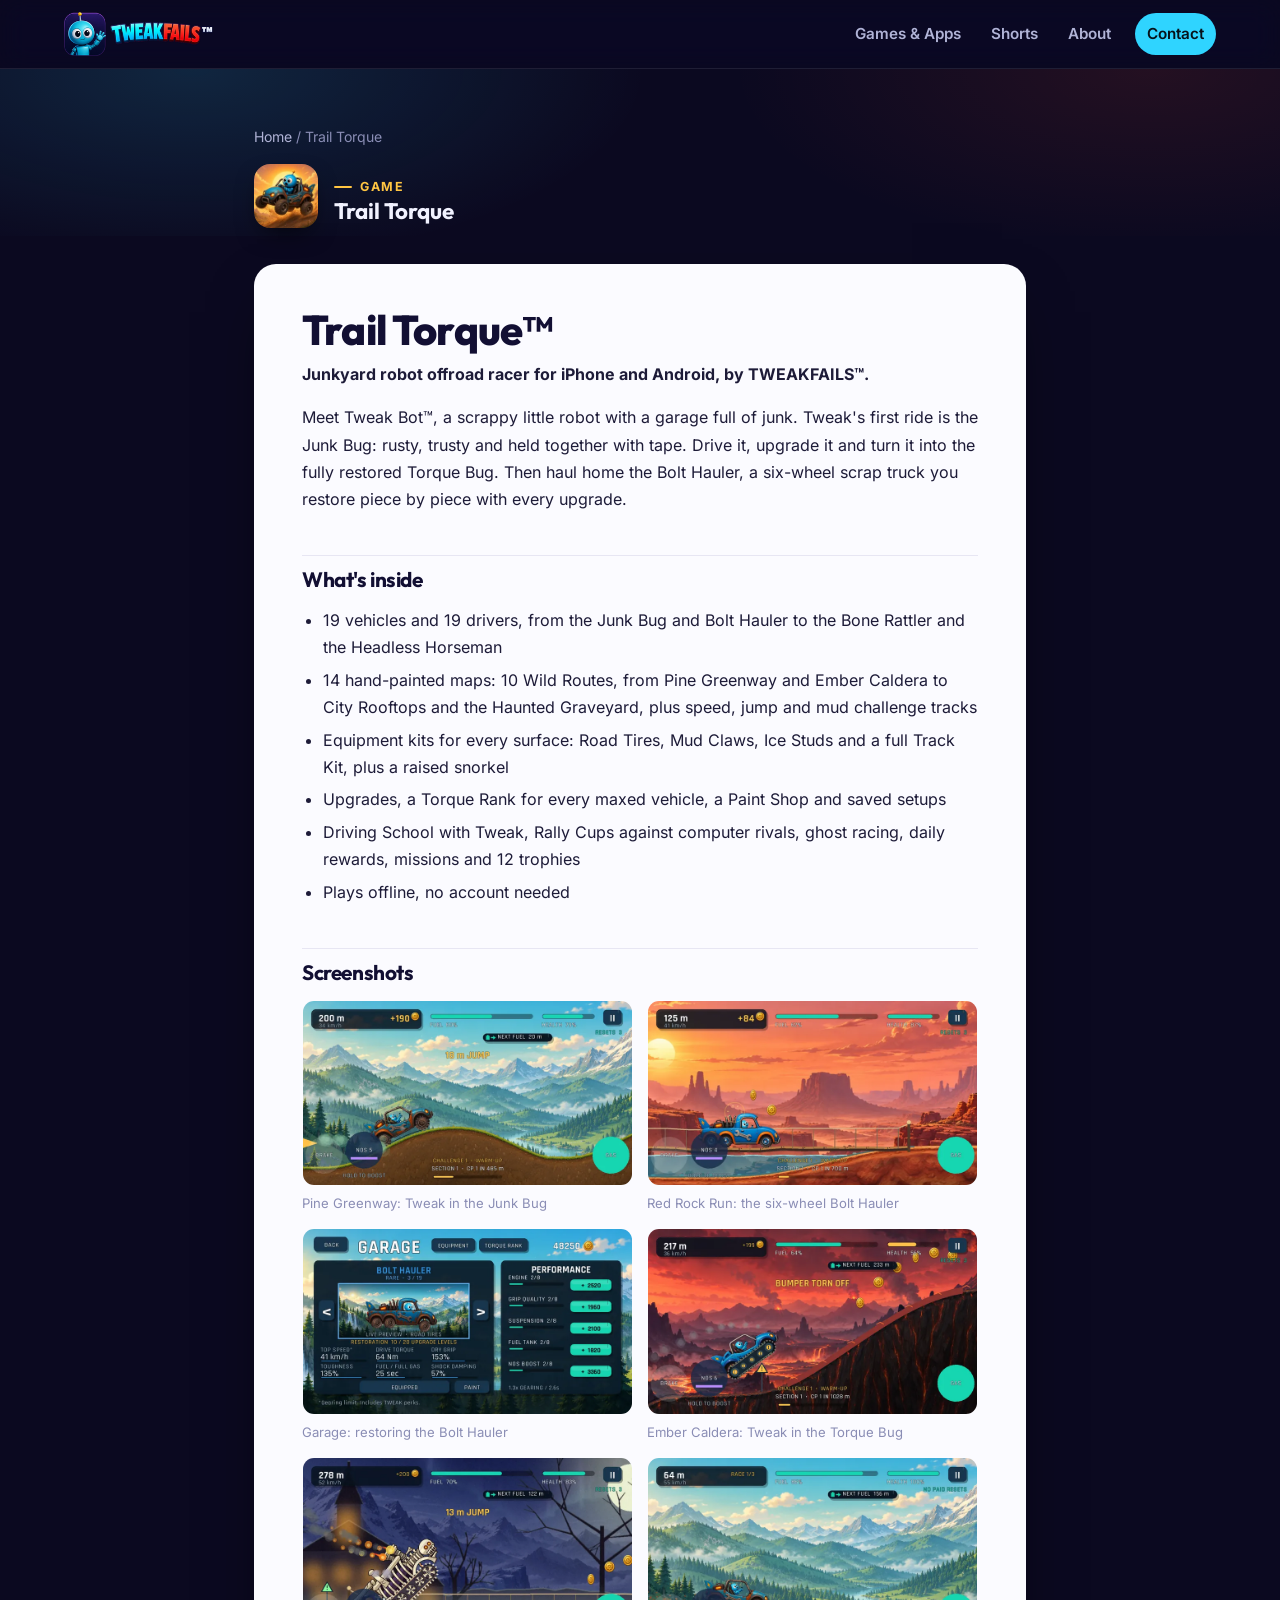
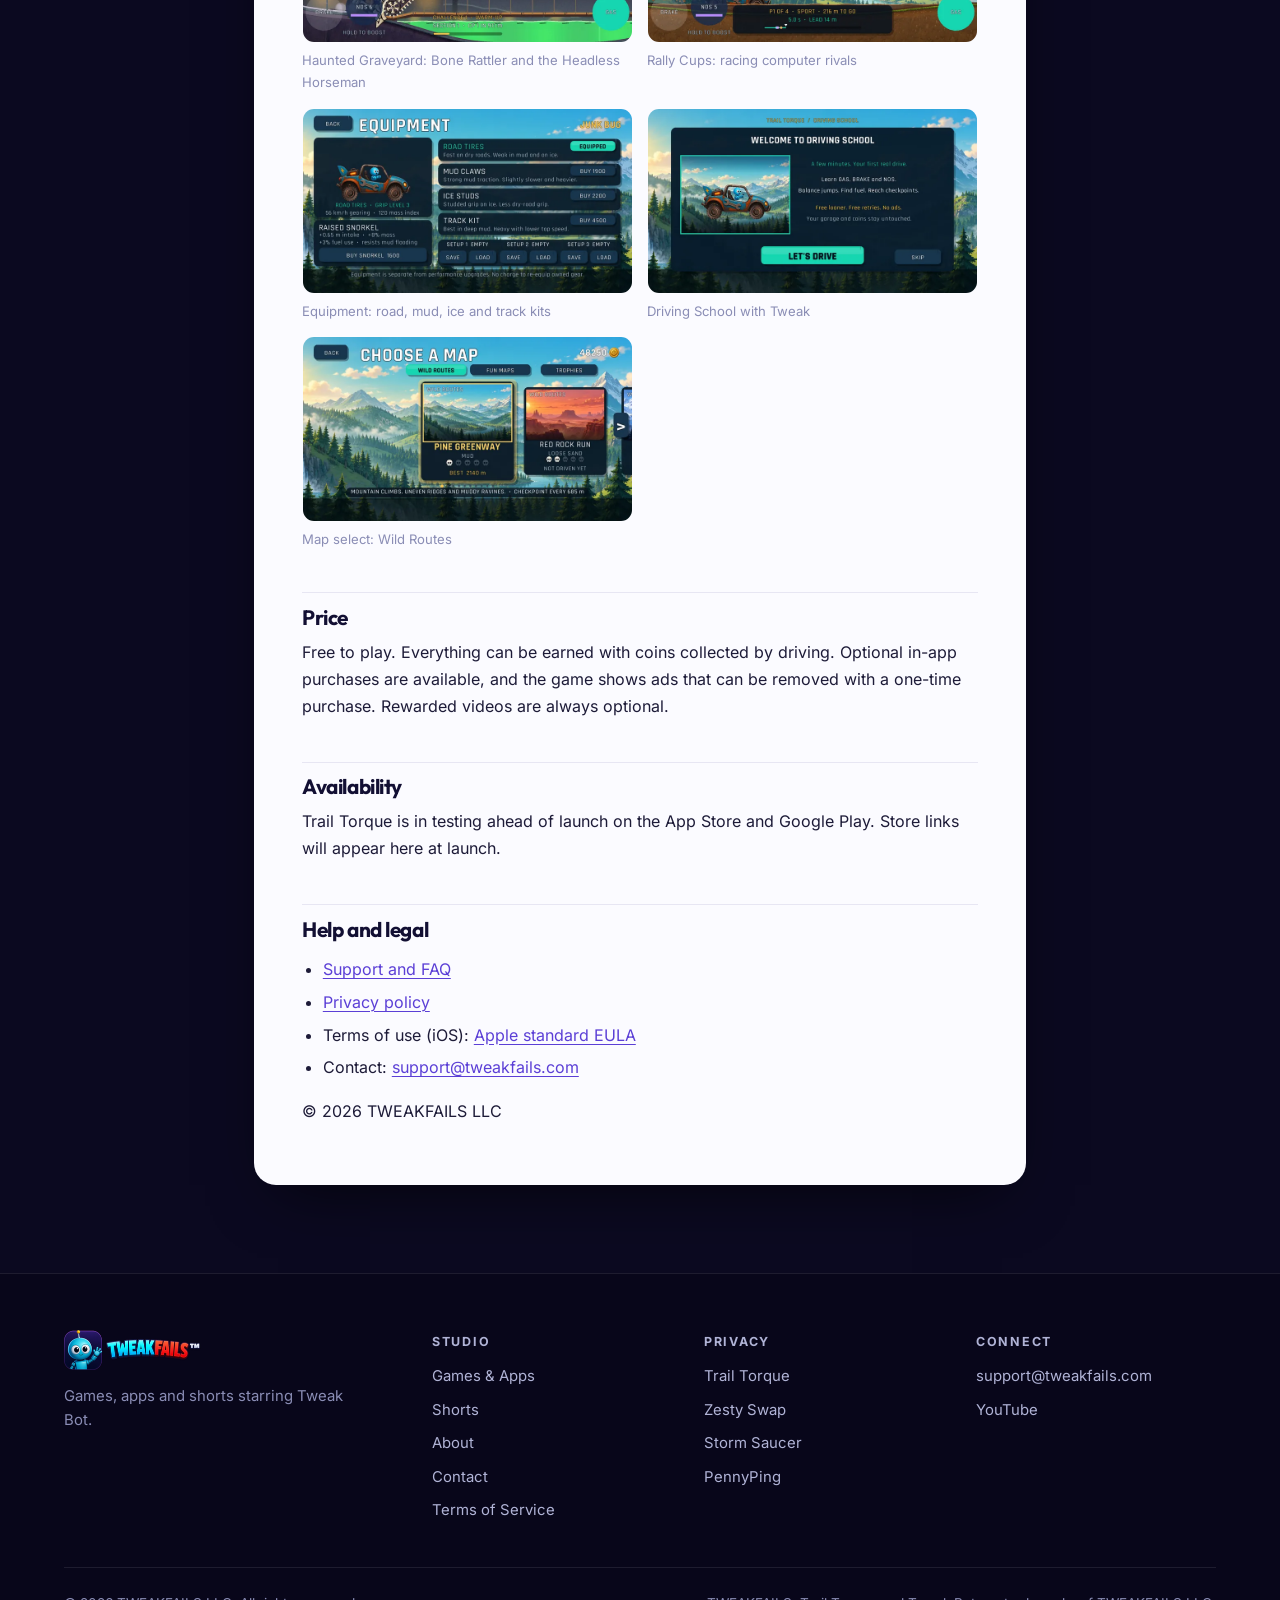
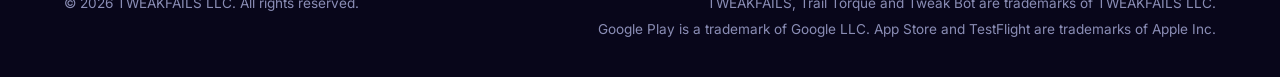
<file: trailtorque/index.html>
<!doctype html>
<html lang="en" class="no-js">
<head>
<meta charset="utf-8">
<meta name="viewport" content="width=device-width, initial-scale=1">
<title>Trail Torque | TWEAKFAILS</title>
<meta name="description" content="Trail Torque by TWEAKFAILS: a junkyard robot offroad racer. Rebuild the Junk Bug, restore the Bolt Hauler and drive 14 hand-painted maps.">
<link rel="canonical" href="https://tweakfails.com/trailtorque/">
<meta name="theme-color" content="#0b0920">
<meta property="og:type" content="website">
<meta property="og:site_name" content="TWEAKFAILS">
<meta property="og:title" content="Trail Torque">
<meta property="og:url" content="https://tweakfails.com/trailtorque/">
<meta property="og:image" content="https://tweakfails.com/assets/brand/og-image-tm.png">
<link rel="icon" href="/favicon.ico" sizes="any">
<link rel="icon" type="image/png" sizes="32x32" href="/assets/brand/favicon-32.png">
<link rel="apple-touch-icon" href="/assets/brand/apple-touch-icon.png">
<link rel="stylesheet" href="/assets/css/site.css">
<script src="/assets/js/site.js" defer></script>
</head>
<body>
<a class="skip" href="#content">Skip to content</a>
<header class="site-header"><div class="wrap">
<a class="logo" href="/" aria-label="TWEAKFAILS home"><img class="wordmark" src="/assets/brand/tweakfails-wordmark-80h-tm.png" srcset="/assets/brand/tweakfails-wordmark-80h-tm.png 1x, /assets/brand/tweakfails-wordmark-160h-tm.png 2x" alt="TWEAKFAILS" width="150" height="44"></a>
<button class="menu-btn" type="button" aria-expanded="false" aria-controls="site-nav"><span class="sr-only">Menu</span><svg viewBox="0 0 24 24" aria-hidden="true"><path d="M4 7h16M4 12h16M4 17h16" stroke="currentColor" stroke-width="2" stroke-linecap="round"/></svg></button>
<nav class="nav" id="site-nav" aria-label="Main"><a href="/#games">Games &amp; Apps</a><a href="/#watch">Shorts</a><a href="/#about">About</a><a class="nav-cta" href="/#contact">Contact</a></nav>
</div></header>
<main id="main">
<div class="legal-hero"><div class="legal-wrap">
<p class="crumb"><a href="/">Home</a> / Trail Torque</p>
<div class="legal-app"><img src="/assets/trail/icon-128-144.webp" srcset="/assets/trail/icon-128-144.webp 1x, /assets/trail/icon-128-256.webp 2x" alt="" width="64" height="64"><div><p class="eyebrow" style="margin:0 0 6px">Game</p><p style="margin:0;font:700 1.4rem/1.1 var(--display)">Trail Torque</p></div></div>
</div></div>
<div class="legal-wrap">
<article class="legal" id="content">

<h1>Trail Torque&trade;</h1>
<p><strong>Junkyard robot offroad racer for iPhone and Android, by TWEAKFAILS&trade;.</strong></p>
<p>Meet Tweak Bot&trade;, a scrappy little robot with a garage full of junk. Tweak&#x27;s first ride is the Junk Bug: rusty, trusty and held together with tape. Drive it, upgrade it and turn it into the fully restored Torque Bug. Then haul home the Bolt Hauler, a six-wheel scrap truck you restore piece by piece with every upgrade.</p>
<h2>What&#x27;s inside</h2>
<ul>
<li>19 vehicles and 19 drivers, from the Junk Bug and Bolt Hauler to the Bone Rattler and the Headless Horseman</li>
<li>14 hand-painted maps: 10 Wild Routes, from Pine Greenway and Ember Caldera to City Rooftops and the Haunted Graveyard, plus speed, jump and mud challenge tracks</li>
<li>Equipment kits for every surface: Road Tires, Mud Claws, Ice Studs and a full Track Kit, plus a raised snorkel</li>
<li>Upgrades, a Torque Rank for every maxed vehicle, a Paint Shop and saved setups</li>
<li>Driving School with Tweak, Rally Cups against computer rivals, ghost racing, daily rewards, missions and 12 trophies</li>
<li>Plays offline, no account needed</li>
</ul>
<h2>Screenshots</h2>
<ul class="shot-grid" aria-label="Trail Torque screenshots"><li><figure><a href="/assets/trail/tt128-junkbug-greenway-1280.webp"><img src="/assets/trail/tt128-junkbug-greenway-800.webp" srcset="/assets/trail/tt128-junkbug-greenway-800.webp 800w, /assets/trail/tt128-junkbug-greenway-1280.webp 1280w" sizes="(max-width: 760px) 100vw, 360px" alt="Trail Torque 1.2.8. Pine Greenway: Tweak in the Junk Bug" width="800" height="450" loading="lazy" decoding="async"></a><figcaption>Pine Greenway: Tweak in the Junk Bug</figcaption></figure></li><li><figure><a href="/assets/trail/tt128-bolthauler-redrock-1280.webp"><img src="/assets/trail/tt128-bolthauler-redrock-800.webp" srcset="/assets/trail/tt128-bolthauler-redrock-800.webp 800w, /assets/trail/tt128-bolthauler-redrock-1280.webp 1280w" sizes="(max-width: 760px) 100vw, 360px" alt="Trail Torque 1.2.8. Red Rock Run: the six-wheel Bolt Hauler" width="800" height="450" loading="lazy" decoding="async"></a><figcaption>Red Rock Run: the six-wheel Bolt Hauler</figcaption></figure></li><li><figure><a href="/assets/trail/tt128-bolthauler-garage-1280.webp"><img src="/assets/trail/tt128-bolthauler-garage-800.webp" srcset="/assets/trail/tt128-bolthauler-garage-800.webp 800w, /assets/trail/tt128-bolthauler-garage-1280.webp 1280w" sizes="(max-width: 760px) 100vw, 360px" alt="Trail Torque 1.2.8. Garage: restoring the Bolt Hauler" width="800" height="450" loading="lazy" decoding="async"></a><figcaption>Garage: restoring the Bolt Hauler</figcaption></figure></li><li><figure><a href="/assets/trail/tt128-ember-caldera-1280.webp"><img src="/assets/trail/tt128-ember-caldera-800.webp" srcset="/assets/trail/tt128-ember-caldera-800.webp 800w, /assets/trail/tt128-ember-caldera-1280.webp 1280w" sizes="(max-width: 760px) 100vw, 360px" alt="Trail Torque 1.2.8. Ember Caldera: Tweak in the Torque Bug" width="800" height="450" loading="lazy" decoding="async"></a><figcaption>Ember Caldera: Tweak in the Torque Bug</figcaption></figure></li><li><figure><a href="/assets/trail/tt128-haunted-graveyard-1280.webp"><img src="/assets/trail/tt128-haunted-graveyard-800.webp" srcset="/assets/trail/tt128-haunted-graveyard-800.webp 800w, /assets/trail/tt128-haunted-graveyard-1280.webp 1280w" sizes="(max-width: 760px) 100vw, 360px" alt="Trail Torque 1.2.8. Haunted Graveyard: Bone Rattler and the Headless Horseman" width="800" height="450" loading="lazy" decoding="async"></a><figcaption>Haunted Graveyard: Bone Rattler and the Headless Horseman</figcaption></figure></li><li><figure><a href="/assets/trail/tt128-rally-cups-1280.webp"><img src="/assets/trail/tt128-rally-cups-800.webp" srcset="/assets/trail/tt128-rally-cups-800.webp 800w, /assets/trail/tt128-rally-cups-1280.webp 1280w" sizes="(max-width: 760px) 100vw, 360px" alt="Trail Torque 1.2.8. Rally Cups: racing computer rivals" width="800" height="450" loading="lazy" decoding="async"></a><figcaption>Rally Cups: racing computer rivals</figcaption></figure></li><li><figure><a href="/assets/trail/tt128-equipment-1280.webp"><img src="/assets/trail/tt128-equipment-800.webp" srcset="/assets/trail/tt128-equipment-800.webp 800w, /assets/trail/tt128-equipment-1280.webp 1280w" sizes="(max-width: 760px) 100vw, 360px" alt="Trail Torque 1.2.8. Equipment: road, mud, ice and track kits" width="800" height="450" loading="lazy" decoding="async"></a><figcaption>Equipment: road, mud, ice and track kits</figcaption></figure></li><li><figure><a href="/assets/trail/tt128-driving-school-1280.webp"><img src="/assets/trail/tt128-driving-school-800.webp" srcset="/assets/trail/tt128-driving-school-800.webp 800w, /assets/trail/tt128-driving-school-1280.webp 1280w" sizes="(max-width: 760px) 100vw, 360px" alt="Trail Torque 1.2.8. Driving School with Tweak" width="800" height="450" loading="lazy" decoding="async"></a><figcaption>Driving School with Tweak</figcaption></figure></li><li><figure><a href="/assets/trail/tt128-maps-1280.webp"><img src="/assets/trail/tt128-maps-800.webp" srcset="/assets/trail/tt128-maps-800.webp 800w, /assets/trail/tt128-maps-1280.webp 1280w" sizes="(max-width: 760px) 100vw, 360px" alt="Trail Torque 1.2.8. Map select: Wild Routes" width="800" height="450" loading="lazy" decoding="async"></a><figcaption>Map select: Wild Routes</figcaption></figure></li></ul>
<h2>Price</h2>
<p>Free to play. Everything can be earned with coins collected by driving. Optional in-app purchases are available, and the game shows ads that can be removed with a one-time purchase. Rewarded videos are always optional.</p>
<h2>Availability</h2>
<p>Trail Torque is in testing ahead of launch on the App Store and Google Play. Store links will appear here at launch.</p>
<h2>Help and legal</h2>
<ul>
<li><a href="/trailtorque/support.html">Support and FAQ</a></li>
<li><a href="/trailtorque/privacy.html">Privacy policy</a></li>
<li>Terms of use (iOS): <a href="https://www.apple.com/legal/internet-services/itunes/dev/stdeula/">Apple standard EULA</a></li>
<li>Contact: <a href="mailto:support@tweakfails.com">support@tweakfails.com</a></li>
</ul>
<p>&copy; 2026 TWEAKFAILS LLC</p>
</article>
</div>
</main>
<footer class="site-footer"><div class="wrap">
<div class="footer-grid">
<div class="footer-brand"><img src="/assets/brand/tweakfails-wordmark-80h-tm.png" srcset="/assets/brand/tweakfails-wordmark-80h-tm.png 1x, /assets/brand/tweakfails-wordmark-160h-tm.png 2x" alt="TWEAKFAILS" width="136" height="40" loading="lazy"><p>Games, apps and shorts starring Tweak Bot.</p></div>
<div><h2>Studio</h2><ul><li><a href="/#games">Games &amp; Apps</a></li><li><a href="/#watch">Shorts</a></li><li><a href="/#about">About</a></li><li><a href="/#contact">Contact</a></li><li><a href="/terms.html">Terms of Service</a></li></ul></div>
<div><h2>Privacy</h2><ul><li><a href="/trailtorque/privacy.html">Trail Torque</a></li><li><a href="/zestyswap/privacy.html">Zesty Swap</a></li><li><a href="/stormsaucer/privacy.html">Storm Saucer</a></li><li><a href="/pennyping/privacy.html">PennyPing</a></li></ul></div>
<div><h2>Connect</h2><ul><li><a href="mailto:support@tweakfails.com">support@tweakfails.com</a></li><li><a href="https://www.youtube.com/@tweakfails" rel="noopener">YouTube</a></li></ul></div>
</div>
<div class="legal-line"><p>&copy; 2026 TWEAKFAILS LLC. All rights reserved.</p><div class="tm-lines"><p>TWEAKFAILS, Trail Torque and Tweak Bot are trademarks of TWEAKFAILS LLC.</p><p>Google Play is a trademark of Google LLC. App Store and TestFlight are trademarks of Apple Inc.</p></div></div>
</div></footer>
</body>
</html>
</file>
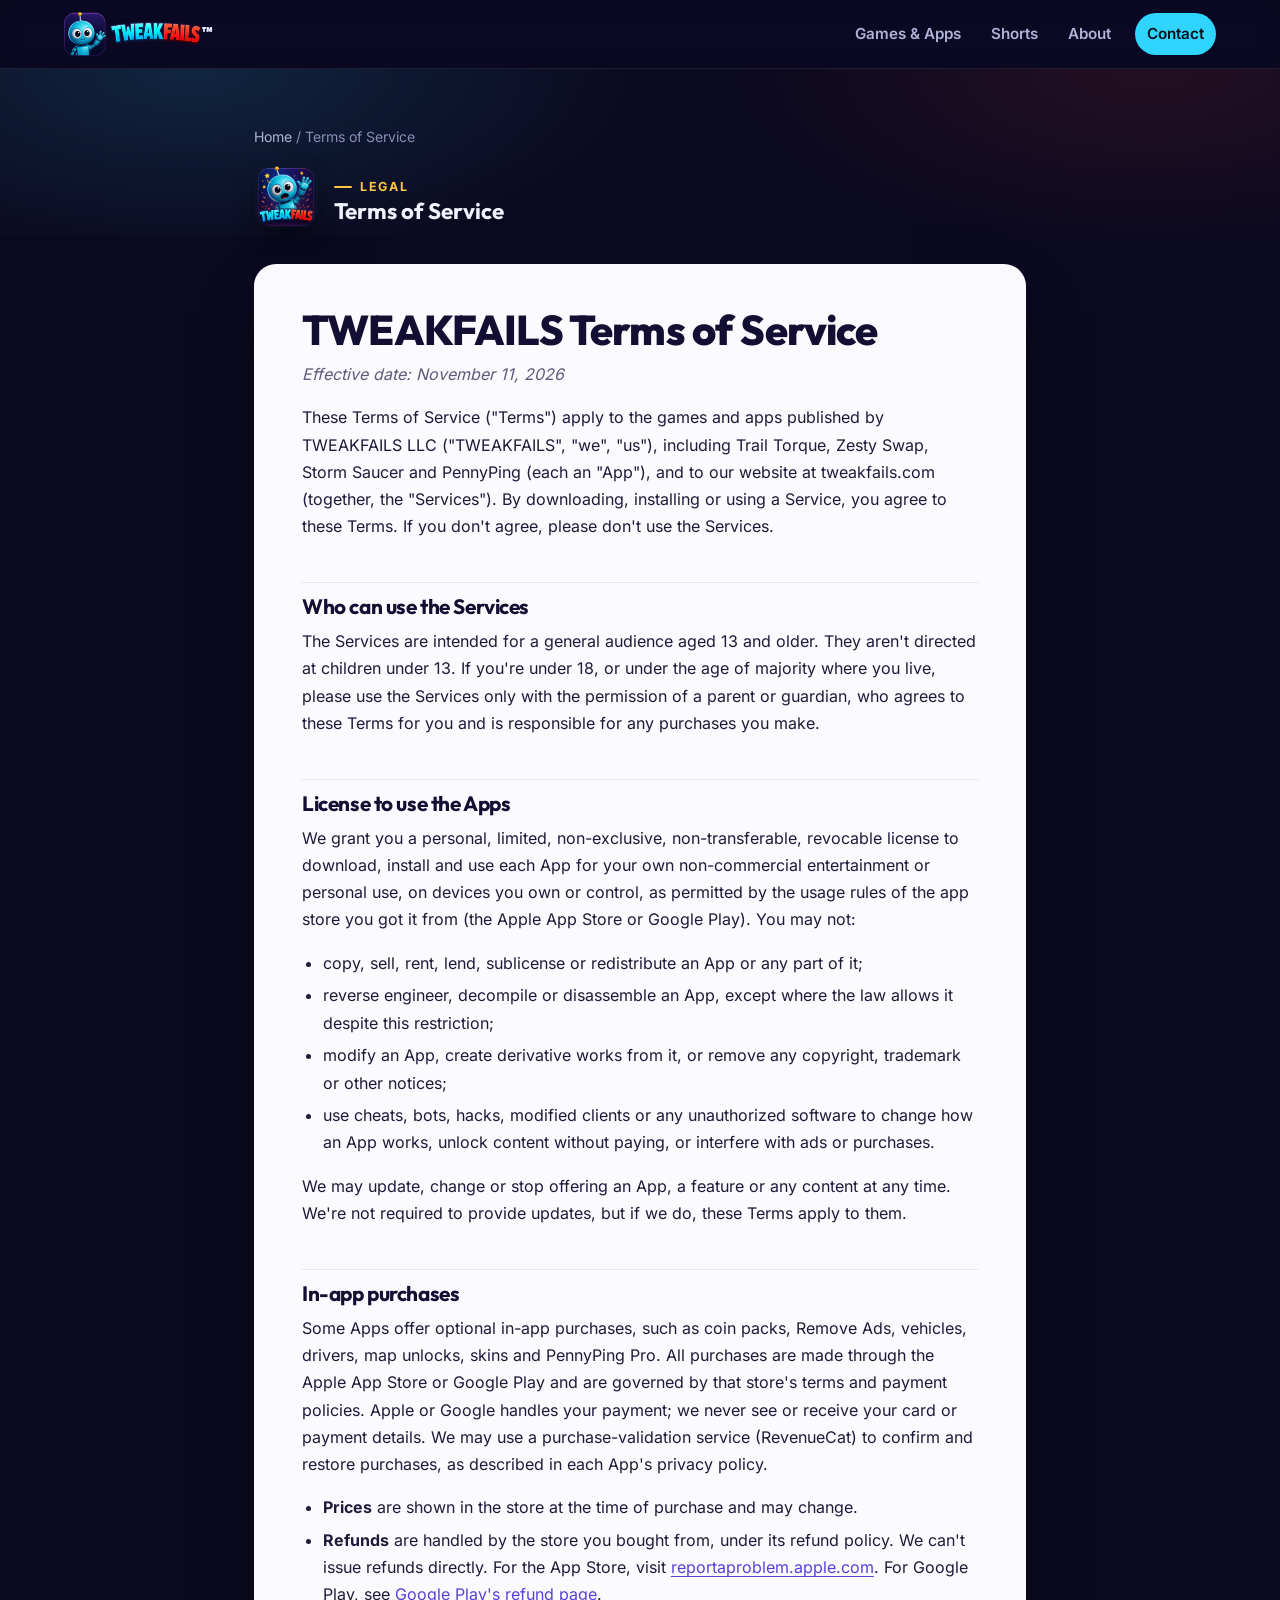
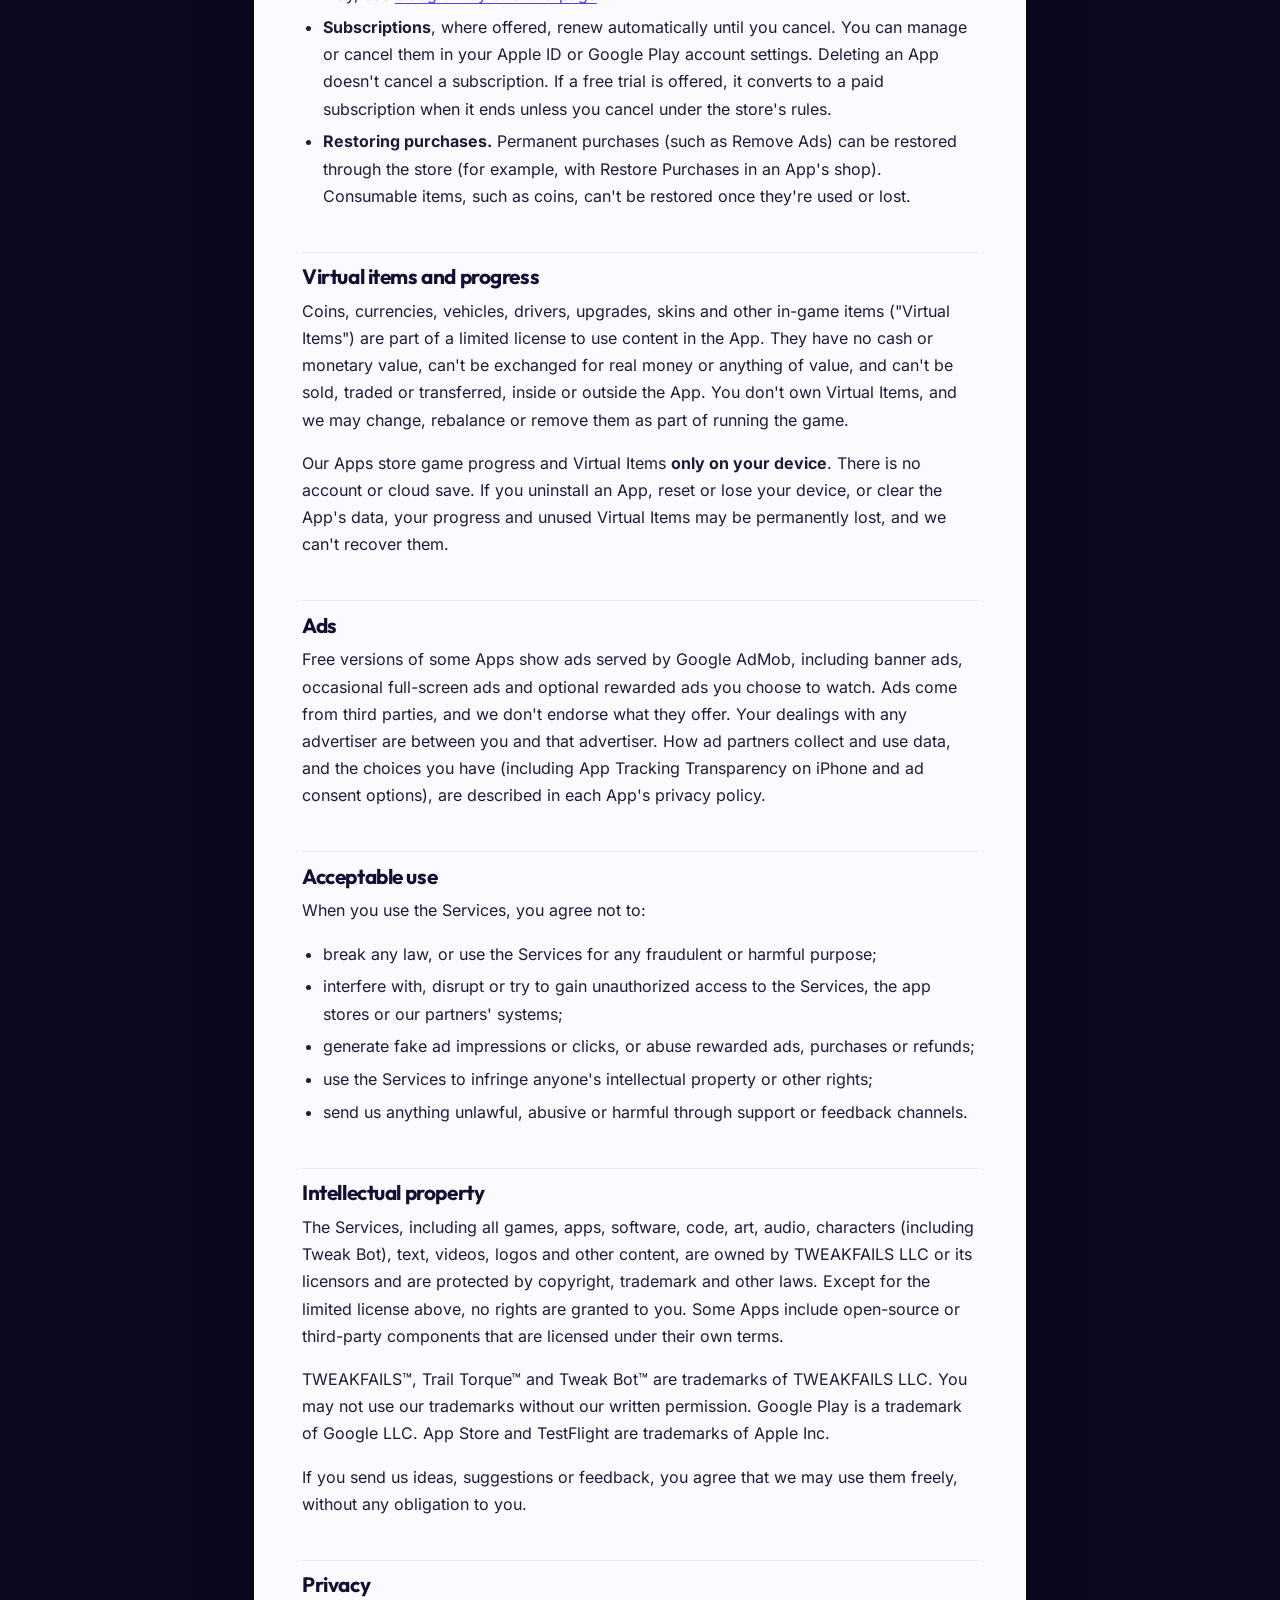
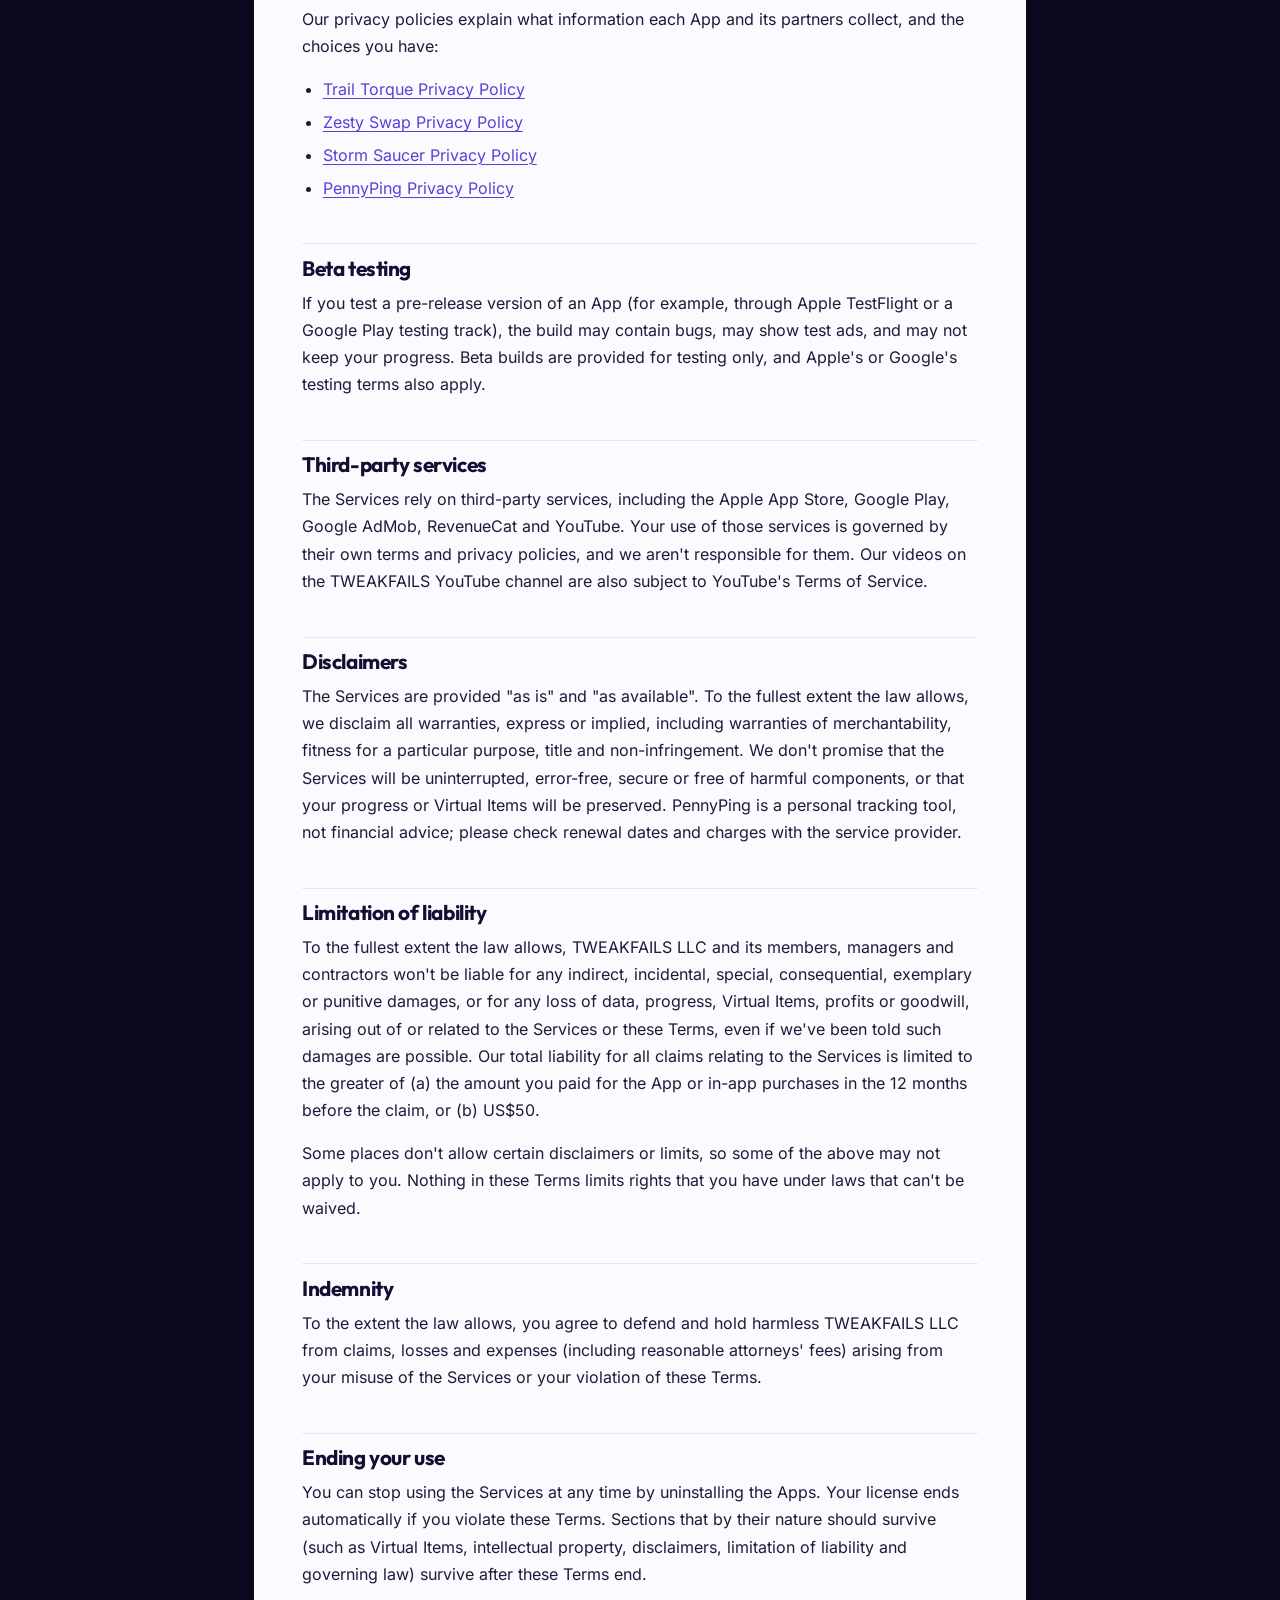
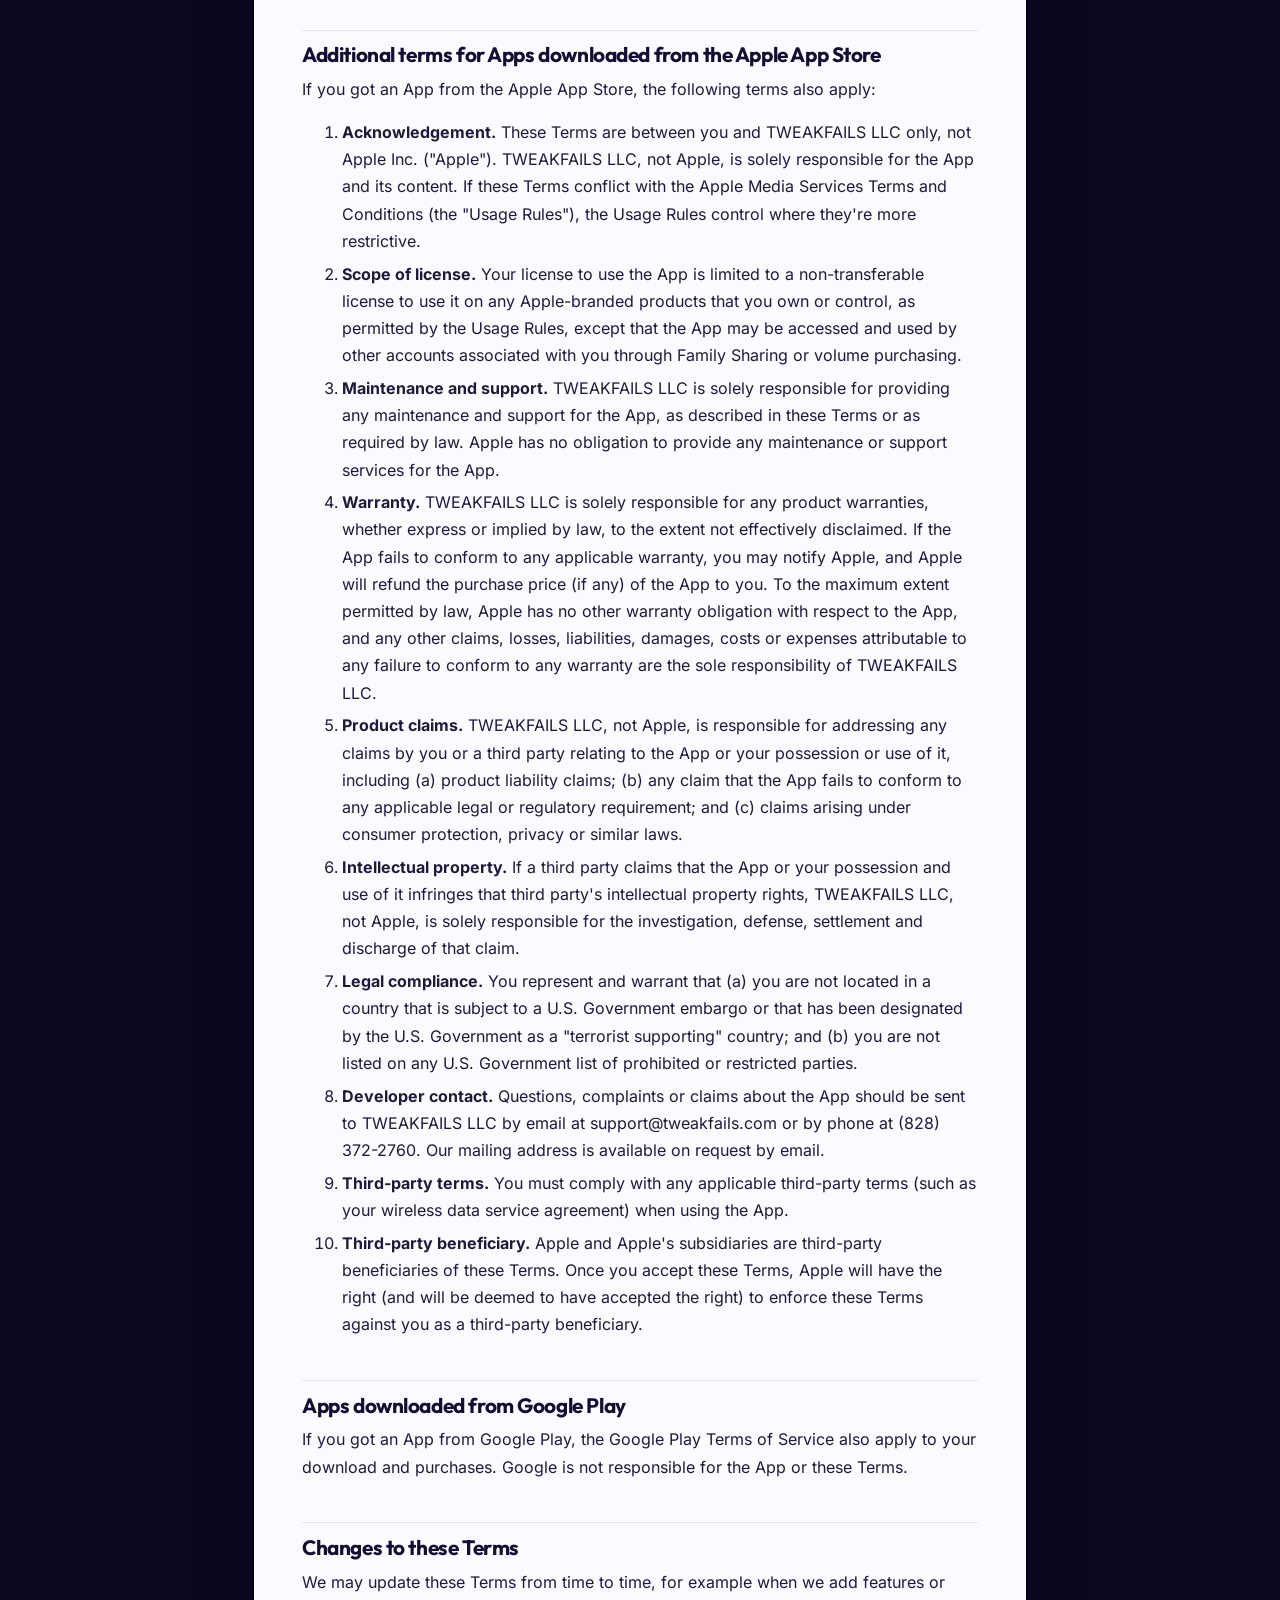
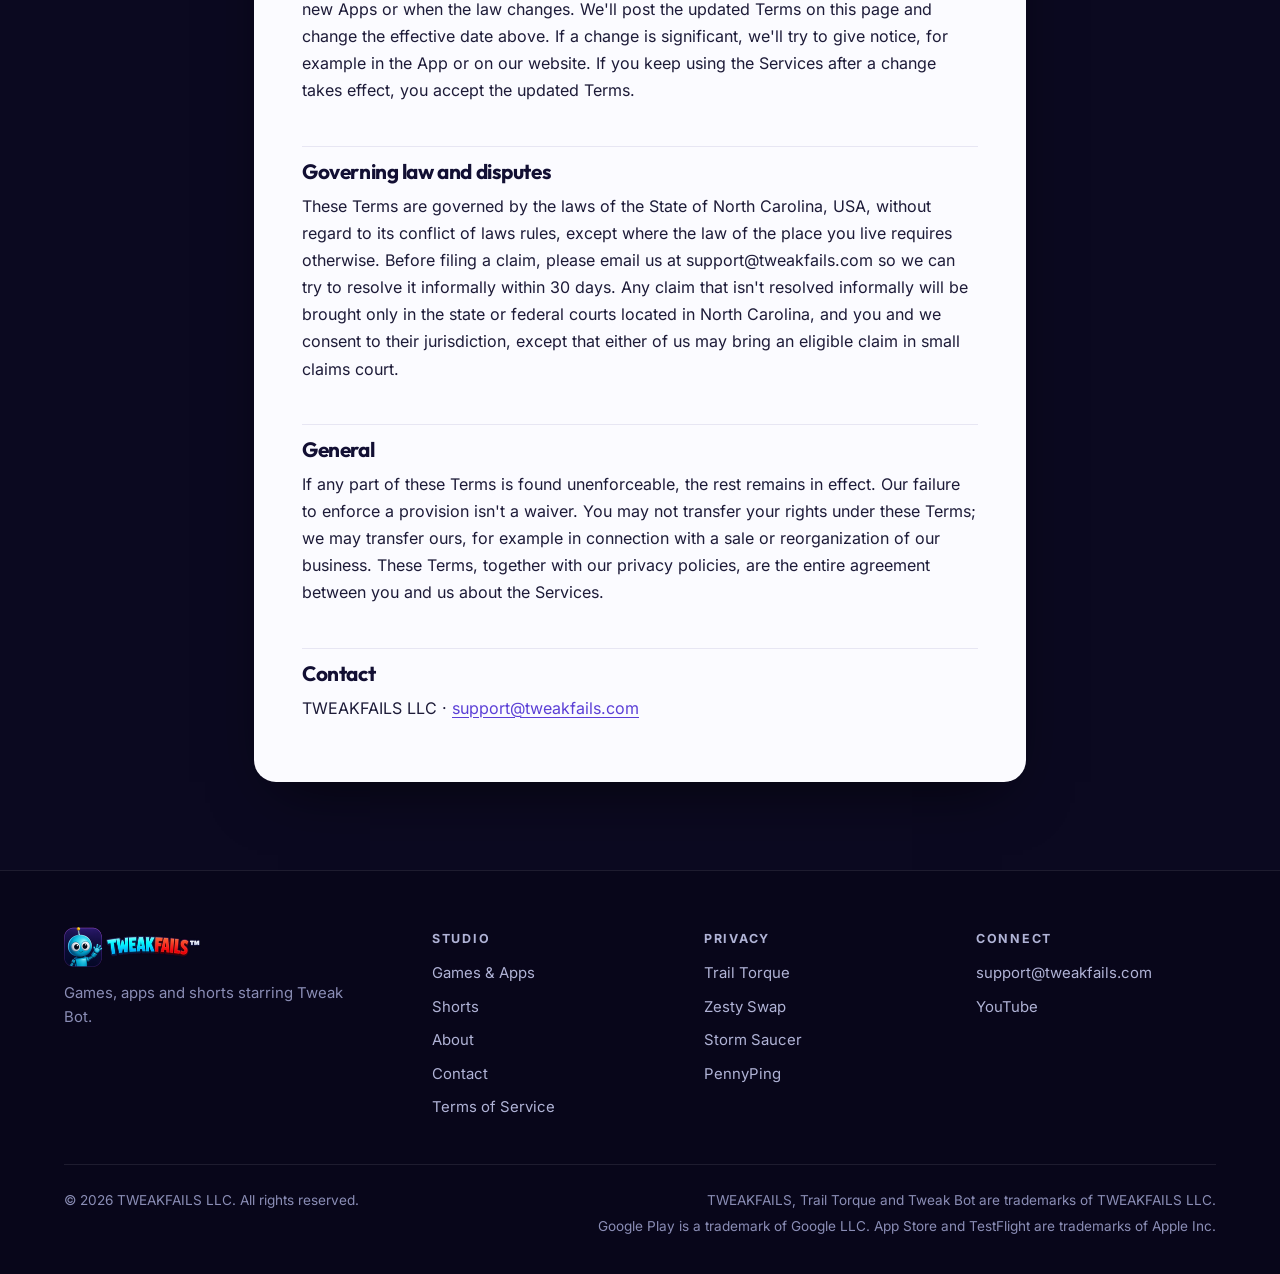
<file: terms.html>
<!doctype html>
<html lang="en" class="no-js">
<head>
<meta charset="utf-8">
<meta name="viewport" content="width=device-width, initial-scale=1">
<title>Terms of Service | TWEAKFAILS</title>
<meta name="description" content="Terms of Service for TWEAKFAILS games, apps and website: your license, in-app purchases, virtual items, ads and your rights.">
<link rel="canonical" href="https://tweakfails.com/terms.html">
<meta name="theme-color" content="#0b0920">
<meta property="og:type" content="article">
<meta property="og:site_name" content="TWEAKFAILS">
<meta property="og:title" content="TWEAKFAILS Terms of Service">
<meta property="og:url" content="https://tweakfails.com/terms.html">
<meta property="og:image" content="https://tweakfails.com/assets/brand/og-image-tm.png">
<link rel="icon" href="/favicon.ico" sizes="any">
<link rel="icon" type="image/png" sizes="32x32" href="/assets/brand/favicon-32.png">
<link rel="apple-touch-icon" href="/assets/brand/apple-touch-icon.png">
<link rel="stylesheet" href="/assets/css/site.css">
<script src="/assets/js/site.js" defer></script>
</head>
<body>
<a class="skip" href="#terms">Skip to terms</a>
<header class="site-header"><div class="wrap">
<a class="logo" href="/" aria-label="TWEAKFAILS home"><img class="wordmark" src="/assets/brand/tweakfails-wordmark-80h-tm.png" srcset="/assets/brand/tweakfails-wordmark-80h-tm.png 1x, /assets/brand/tweakfails-wordmark-160h-tm.png 2x" alt="TWEAKFAILS" width="150" height="44"></a>
<button class="menu-btn" type="button" aria-expanded="false" aria-controls="site-nav"><span class="sr-only">Menu</span><svg viewBox="0 0 24 24" aria-hidden="true"><path d="M4 7h16M4 12h16M4 17h16" stroke="currentColor" stroke-width="2" stroke-linecap="round"/></svg></button>
<nav class="nav" id="site-nav" aria-label="Main"><a href="/#games">Games &amp; Apps</a><a href="/#watch">Shorts</a><a href="/#about">About</a><a class="nav-cta" href="/#contact">Contact</a></nav>
</div></header>
<main id="main">
<div class="legal-hero"><div class="legal-wrap">
<p class="crumb"><a href="/">Home</a> / Terms of Service</p>
<div class="legal-app"><img src="/assets/brand/tweakfails-icon-192.png" alt="" width="64" height="64"><div><p class="eyebrow" style="margin:0 0 6px">Legal</p><p style="margin:0;font:700 1.4rem/1.1 var(--display)">Terms of Service</p></div></div>
</div></div>
<div class="legal-wrap">
<article class="legal" id="terms">
<h1>TWEAKFAILS Terms of Service</h1>
<p><em>Effective date: November 11, 2026</em></p>
<p>These Terms of Service (&quot;Terms&quot;) apply to the games and apps published by TWEAKFAILS LLC (&quot;TWEAKFAILS&quot;, &quot;we&quot;, &quot;us&quot;), including Trail Torque, Zesty Swap, Storm Saucer and PennyPing (each an &quot;App&quot;), and to our website at tweakfails.com (together, the &quot;Services&quot;). By downloading, installing or using a Service, you agree to these Terms. If you don&#x27;t agree, please don&#x27;t use the Services.</p>
<h2>Who can use the Services</h2>
<p>The Services are intended for a general audience aged 13 and older. They aren&#x27;t directed at children under 13. If you&#x27;re under 18, or under the age of majority where you live, please use the Services only with the permission of a parent or guardian, who agrees to these Terms for you and is responsible for any purchases you make.</p>
<h2>License to use the Apps</h2>
<p>We grant you a personal, limited, non-exclusive, non-transferable, revocable license to download, install and use each App for your own non-commercial entertainment or personal use, on devices you own or control, as permitted by the usage rules of the app store you got it from (the Apple App Store or Google Play). You may not:</p>
<ul>
<li>copy, sell, rent, lend, sublicense or redistribute an App or any part of it;</li>
<li>reverse engineer, decompile or disassemble an App, except where the law allows it despite this restriction;</li>
<li>modify an App, create derivative works from it, or remove any copyright, trademark or other notices;</li>
<li>use cheats, bots, hacks, modified clients or any unauthorized software to change how an App works, unlock content without paying, or interfere with ads or purchases.</li>
</ul>
<p>We may update, change or stop offering an App, a feature or any content at any time. We&#x27;re not required to provide updates, but if we do, these Terms apply to them.</p>
<h2>In-app purchases</h2>
<p>Some Apps offer optional in-app purchases, such as coin packs, Remove Ads, vehicles, drivers, map unlocks, skins and PennyPing Pro. All purchases are made through the Apple App Store or Google Play and are governed by that store&#x27;s terms and payment policies. Apple or Google handles your payment; we never see or receive your card or payment details. We may use a purchase-validation service (RevenueCat) to confirm and restore purchases, as described in each App&#x27;s privacy policy.</p>
<ul>
<li><strong>Prices</strong> are shown in the store at the time of purchase and may change.</li>
<li><strong>Refunds</strong> are handled by the store you bought from, under its refund policy. We can&#x27;t issue refunds directly. For the App Store, visit <a href="https://reportaproblem.apple.com" rel="noopener">reportaproblem.apple.com</a>. For Google Play, see <a href="https://support.google.com/googleplay/answer/2479637" rel="noopener">Google Play&#x27;s refund page</a>.</li>
<li><strong>Subscriptions</strong>, where offered, renew automatically until you cancel. You can manage or cancel them in your Apple ID or Google Play account settings. Deleting an App doesn&#x27;t cancel a subscription. If a free trial is offered, it converts to a paid subscription when it ends unless you cancel under the store&#x27;s rules.</li>
<li><strong>Restoring purchases.</strong> Permanent purchases (such as Remove Ads) can be restored through the store (for example, with Restore Purchases in an App&#x27;s shop). Consumable items, such as coins, can&#x27;t be restored once they&#x27;re used or lost.</li>
</ul>
<h2>Virtual items and progress</h2>
<p>Coins, currencies, vehicles, drivers, upgrades, skins and other in-game items (&quot;Virtual Items&quot;) are part of a limited license to use content in the App. They have no cash or monetary value, can&#x27;t be exchanged for real money or anything of value, and can&#x27;t be sold, traded or transferred, inside or outside the App. You don&#x27;t own Virtual Items, and we may change, rebalance or remove them as part of running the game.</p>
<p>Our Apps store game progress and Virtual Items <strong>only on your device</strong>. There is no account or cloud save. If you uninstall an App, reset or lose your device, or clear the App&#x27;s data, your progress and unused Virtual Items may be permanently lost, and we can&#x27;t recover them.</p>
<h2>Ads</h2>
<p>Free versions of some Apps show ads served by Google AdMob, including banner ads, occasional full-screen ads and optional rewarded ads you choose to watch. Ads come from third parties, and we don&#x27;t endorse what they offer. Your dealings with any advertiser are between you and that advertiser. How ad partners collect and use data, and the choices you have (including App Tracking Transparency on iPhone and ad consent options), are described in each App&#x27;s privacy policy.</p>
<h2>Acceptable use</h2>
<p>When you use the Services, you agree not to:</p>
<ul>
<li>break any law, or use the Services for any fraudulent or harmful purpose;</li>
<li>interfere with, disrupt or try to gain unauthorized access to the Services, the app stores or our partners&#x27; systems;</li>
<li>generate fake ad impressions or clicks, or abuse rewarded ads, purchases or refunds;</li>
<li>use the Services to infringe anyone&#x27;s intellectual property or other rights;</li>
<li>send us anything unlawful, abusive or harmful through support or feedback channels.</li>
</ul>
<h2>Intellectual property</h2>
<p>The Services, including all games, apps, software, code, art, audio, characters (including Tweak Bot), text, videos, logos and other content, are owned by TWEAKFAILS LLC or its licensors and are protected by copyright, trademark and other laws. Except for the limited license above, no rights are granted to you. Some Apps include open-source or third-party components that are licensed under their own terms.</p>
<p>TWEAKFAILS&trade;, Trail Torque&trade; and Tweak Bot&trade; are trademarks of TWEAKFAILS LLC. You may not use our trademarks without our written permission. Google Play is a trademark of Google LLC. App Store and TestFlight are trademarks of Apple Inc.</p>
<p>If you send us ideas, suggestions or feedback, you agree that we may use them freely, without any obligation to you.</p>
<h2>Privacy</h2>
<p>Our privacy policies explain what information each App and its partners collect, and the choices you have:</p>
<ul>
<li><a href="https://tweakfails.com/trailtorque/privacy.html" rel="noopener">Trail Torque Privacy Policy</a></li>
<li><a href="https://tweakfails.com/zestyswap/privacy.html" rel="noopener">Zesty Swap Privacy Policy</a></li>
<li><a href="https://tweakfails.com/stormsaucer/privacy.html" rel="noopener">Storm Saucer Privacy Policy</a></li>
<li><a href="https://tweakfails.com/pennyping/privacy.html" rel="noopener">PennyPing Privacy Policy</a></li>
</ul>
<h2>Beta testing</h2>
<p>If you test a pre-release version of an App (for example, through Apple TestFlight or a Google Play testing track), the build may contain bugs, may show test ads, and may not keep your progress. Beta builds are provided for testing only, and Apple&#x27;s or Google&#x27;s testing terms also apply.</p>
<h2>Third-party services</h2>
<p>The Services rely on third-party services, including the Apple App Store, Google Play, Google AdMob, RevenueCat and YouTube. Your use of those services is governed by their own terms and privacy policies, and we aren&#x27;t responsible for them. Our videos on the TWEAKFAILS YouTube channel are also subject to YouTube&#x27;s Terms of Service.</p>
<h2>Disclaimers</h2>
<p>The Services are provided &quot;as is&quot; and &quot;as available&quot;. To the fullest extent the law allows, we disclaim all warranties, express or implied, including warranties of merchantability, fitness for a particular purpose, title and non-infringement. We don&#x27;t promise that the Services will be uninterrupted, error-free, secure or free of harmful components, or that your progress or Virtual Items will be preserved. PennyPing is a personal tracking tool, not financial advice; please check renewal dates and charges with the service provider.</p>
<h2>Limitation of liability</h2>
<p>To the fullest extent the law allows, TWEAKFAILS LLC and its members, managers and contractors won&#x27;t be liable for any indirect, incidental, special, consequential, exemplary or punitive damages, or for any loss of data, progress, Virtual Items, profits or goodwill, arising out of or related to the Services or these Terms, even if we&#x27;ve been told such damages are possible. Our total liability for all claims relating to the Services is limited to the greater of (a) the amount you paid for the App or in-app purchases in the 12 months before the claim, or (b) US$50.</p>
<p>Some places don&#x27;t allow certain disclaimers or limits, so some of the above may not apply to you. Nothing in these Terms limits rights that you have under laws that can&#x27;t be waived.</p>
<h2>Indemnity</h2>
<p>To the extent the law allows, you agree to defend and hold harmless TWEAKFAILS LLC from claims, losses and expenses (including reasonable attorneys&#x27; fees) arising from your misuse of the Services or your violation of these Terms.</p>
<h2>Ending your use</h2>
<p>You can stop using the Services at any time by uninstalling the Apps. Your license ends automatically if you violate these Terms. Sections that by their nature should survive (such as Virtual Items, intellectual property, disclaimers, limitation of liability and governing law) survive after these Terms end.</p>
<h2>Additional terms for Apps downloaded from the Apple App Store</h2>
<p>If you got an App from the Apple App Store, the following terms also apply:</p>
<ol>
<li><strong>Acknowledgement.</strong> These Terms are between you and TWEAKFAILS LLC only, not Apple Inc. (&quot;Apple&quot;). TWEAKFAILS LLC, not Apple, is solely responsible for the App and its content. If these Terms conflict with the Apple Media Services Terms and Conditions (the &quot;Usage Rules&quot;), the Usage Rules control where they&#x27;re more restrictive.</li>
<li><strong>Scope of license.</strong> Your license to use the App is limited to a non-transferable license to use it on any Apple-branded products that you own or control, as permitted by the Usage Rules, except that the App may be accessed and used by other accounts associated with you through Family Sharing or volume purchasing.</li>
<li><strong>Maintenance and support.</strong> TWEAKFAILS LLC is solely responsible for providing any maintenance and support for the App, as described in these Terms or as required by law. Apple has no obligation to provide any maintenance or support services for the App.</li>
<li><strong>Warranty.</strong> TWEAKFAILS LLC is solely responsible for any product warranties, whether express or implied by law, to the extent not effectively disclaimed. If the App fails to conform to any applicable warranty, you may notify Apple, and Apple will refund the purchase price (if any) of the App to you. To the maximum extent permitted by law, Apple has no other warranty obligation with respect to the App, and any other claims, losses, liabilities, damages, costs or expenses attributable to any failure to conform to any warranty are the sole responsibility of TWEAKFAILS LLC.</li>
<li><strong>Product claims.</strong> TWEAKFAILS LLC, not Apple, is responsible for addressing any claims by you or a third party relating to the App or your possession or use of it, including (a) product liability claims; (b) any claim that the App fails to conform to any applicable legal or regulatory requirement; and (c) claims arising under consumer protection, privacy or similar laws.</li>
<li><strong>Intellectual property.</strong> If a third party claims that the App or your possession and use of it infringes that third party&#x27;s intellectual property rights, TWEAKFAILS LLC, not Apple, is solely responsible for the investigation, defense, settlement and discharge of that claim.</li>
<li><strong>Legal compliance.</strong> You represent and warrant that (a) you are not located in a country that is subject to a U.S. Government embargo or that has been designated by the U.S. Government as a &quot;terrorist supporting&quot; country; and (b) you are not listed on any U.S. Government list of prohibited or restricted parties.</li>
<li><strong>Developer contact.</strong> Questions, complaints or claims about the App should be sent to TWEAKFAILS LLC by email at support@tweakfails.com or by phone at (828) 372-2760. Our mailing address is available on request by email.</li>
<li><strong>Third-party terms.</strong> You must comply with any applicable third-party terms (such as your wireless data service agreement) when using the App.</li>
<li><strong>Third-party beneficiary.</strong> Apple and Apple&#x27;s subsidiaries are third-party beneficiaries of these Terms. Once you accept these Terms, Apple will have the right (and will be deemed to have accepted the right) to enforce these Terms against you as a third-party beneficiary.</li>
</ol>
<h2>Apps downloaded from Google Play</h2>
<p>If you got an App from Google Play, the Google Play Terms of Service also apply to your download and purchases. Google is not responsible for the App or these Terms.</p>
<h2>Changes to these Terms</h2>
<p>We may update these Terms from time to time, for example when we add features or new Apps or when the law changes. We&#x27;ll post the updated Terms on this page and change the effective date above. If a change is significant, we&#x27;ll try to give notice, for example in the App or on our website. If you keep using the Services after a change takes effect, you accept the updated Terms.</p>
<h2>Governing law and disputes</h2>
<p>These Terms are governed by the laws of the State of North Carolina, USA, without regard to its conflict of laws rules, except where the law of the place you live requires otherwise. Before filing a claim, please email us at support@tweakfails.com so we can try to resolve it informally within 30 days. Any claim that isn&#x27;t resolved informally will be brought only in the state or federal courts located in North Carolina, and you and we consent to their jurisdiction, except that either of us may bring an eligible claim in small claims court.</p>
<h2>General</h2>
<p>If any part of these Terms is found unenforceable, the rest remains in effect. Our failure to enforce a provision isn&#x27;t a waiver. You may not transfer your rights under these Terms; we may transfer ours, for example in connection with a sale or reorganization of our business. These Terms, together with our privacy policies, are the entire agreement between you and us about the Services.</p>
<h2>Contact</h2>
<p>TWEAKFAILS LLC · <a href="mailto:support@tweakfails.com">support@tweakfails.com</a></p>
</article>
</div>
</main>
<footer class="site-footer"><div class="wrap">
<div class="footer-grid">
<div class="footer-brand"><img src="/assets/brand/tweakfails-wordmark-80h-tm.png" srcset="/assets/brand/tweakfails-wordmark-80h-tm.png 1x, /assets/brand/tweakfails-wordmark-160h-tm.png 2x" alt="TWEAKFAILS" width="136" height="40" loading="lazy"><p>Games, apps and shorts starring Tweak Bot.</p></div>
<div><h2>Studio</h2><ul><li><a href="/#games">Games &amp; Apps</a></li><li><a href="/#watch">Shorts</a></li><li><a href="/#about">About</a></li><li><a href="/#contact">Contact</a></li><li><a href="/terms.html">Terms of Service</a></li></ul></div>
<div><h2>Privacy</h2><ul><li><a href="/trailtorque/privacy.html">Trail Torque</a></li><li><a href="/zestyswap/privacy.html">Zesty Swap</a></li><li><a href="/stormsaucer/privacy.html">Storm Saucer</a></li><li><a href="/pennyping/privacy.html">PennyPing</a></li></ul></div>
<div><h2>Connect</h2><ul><li><a href="mailto:support@tweakfails.com">support@tweakfails.com</a></li><li><a href="https://www.youtube.com/@tweakfails" rel="noopener">YouTube</a></li></ul></div>
</div>
<div class="legal-line"><p>&copy; 2026 TWEAKFAILS LLC. All rights reserved.</p><div class="tm-lines"><p>TWEAKFAILS, Trail Torque and Tweak Bot are trademarks of TWEAKFAILS LLC.</p><p>Google Play is a trademark of Google LLC. App Store and TestFlight are trademarks of Apple Inc.</p></div></div>
</div></footer>
</body>
</html>
</file>
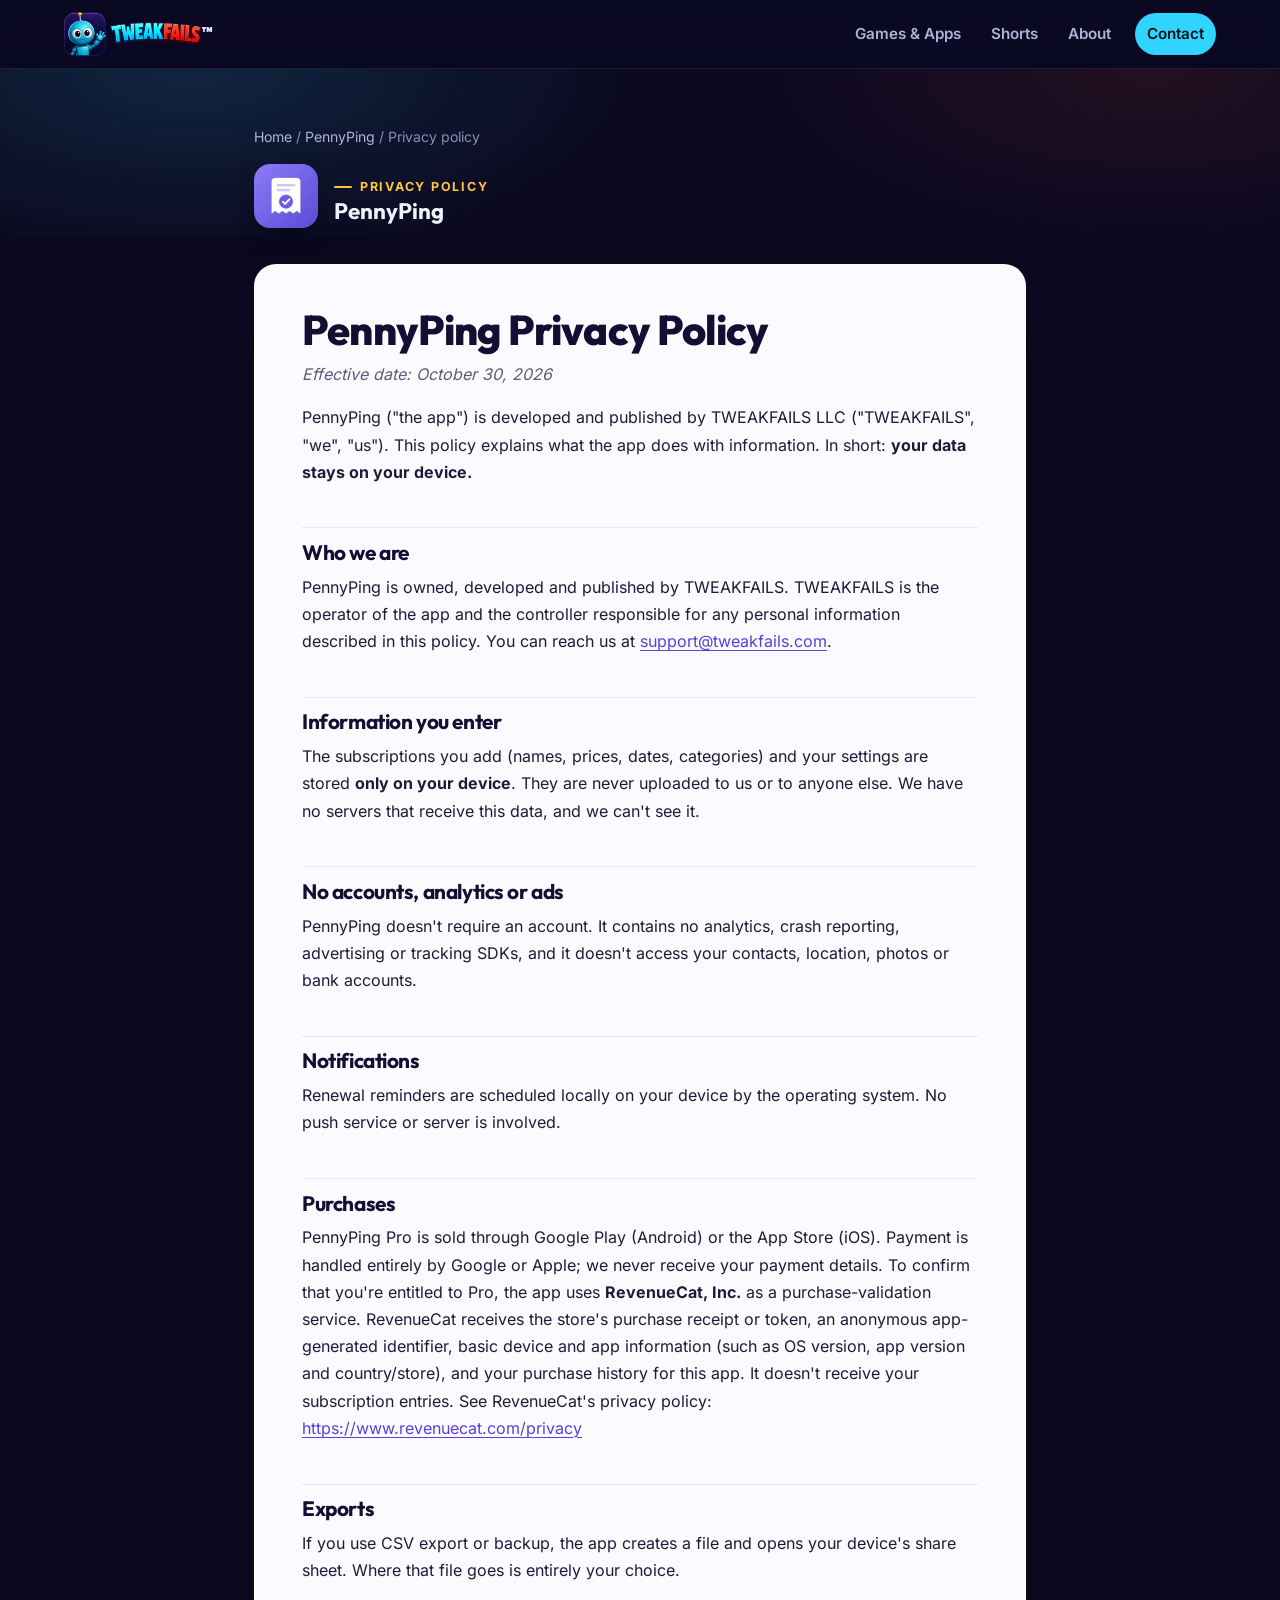
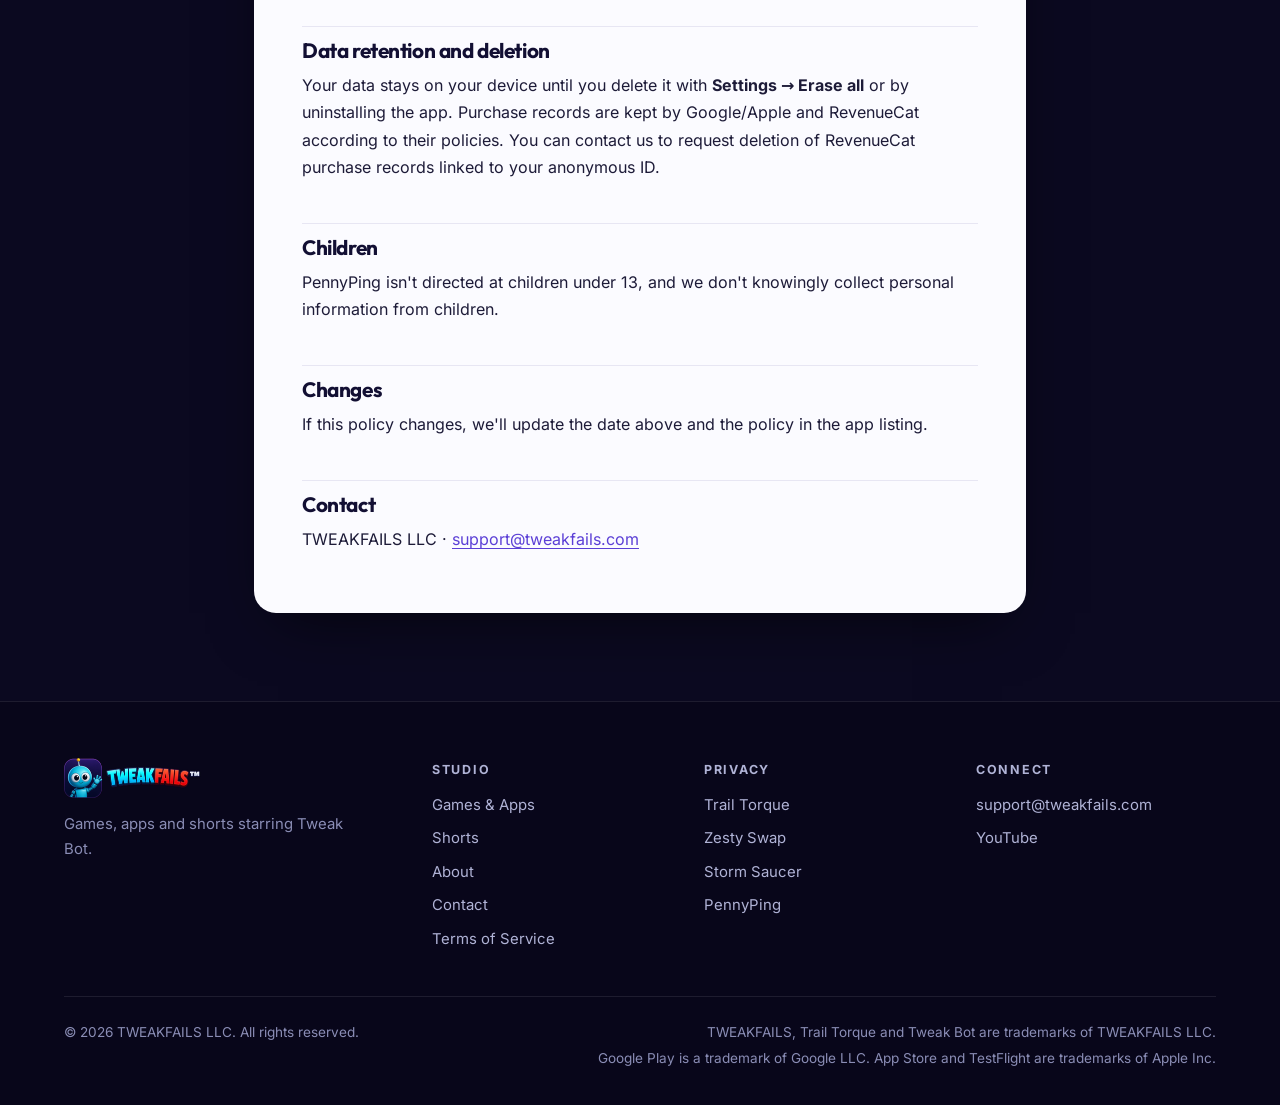
<file: pennyping/privacy.html>
<!doctype html>
<html lang="en" class="no-js">
<head>
<meta charset="utf-8">
<meta name="viewport" content="width=device-width, initial-scale=1">
<title>PennyPing Privacy Policy | TWEAKFAILS</title>
<meta name="description" content="Privacy policy for PennyPing by TWEAKFAILS: what information the app and its partners collect, and the choices you have.">
<link rel="canonical" href="https://tweakfails.com/pennyping/privacy.html">
<meta name="theme-color" content="#0b0920">
<meta property="og:type" content="article">
<meta property="og:site_name" content="TWEAKFAILS">
<meta property="og:title" content="PennyPing Privacy Policy">
<meta property="og:url" content="https://tweakfails.com/pennyping/privacy.html">
<meta property="og:image" content="https://tweakfails.com/assets/brand/og-image-tm.png">
<link rel="icon" href="/favicon.ico" sizes="any">
<link rel="icon" type="image/png" sizes="32x32" href="/assets/brand/favicon-32.png">
<link rel="apple-touch-icon" href="/assets/brand/apple-touch-icon.png">
<link rel="stylesheet" href="/assets/css/site.css">
<script src="/assets/js/site.js" defer></script>
</head>
<body>
<a class="skip" href="#policy">Skip to policy</a>
<header class="site-header"><div class="wrap">
<a class="logo" href="/" aria-label="TWEAKFAILS home"><img class="wordmark" src="/assets/brand/tweakfails-wordmark-80h-tm.png" srcset="/assets/brand/tweakfails-wordmark-80h-tm.png 1x, /assets/brand/tweakfails-wordmark-160h-tm.png 2x" alt="TWEAKFAILS" width="150" height="44"></a>
<button class="menu-btn" type="button" aria-expanded="false" aria-controls="site-nav"><span class="sr-only">Menu</span><svg viewBox="0 0 24 24" aria-hidden="true"><path d="M4 7h16M4 12h16M4 17h16" stroke="currentColor" stroke-width="2" stroke-linecap="round"/></svg></button>
<nav class="nav" id="site-nav" aria-label="Main"><a href="/#games">Games &amp; Apps</a><a href="/#watch">Shorts</a><a href="/#about">About</a><a class="nav-cta" href="/#contact">Contact</a></nav>
</div></header>
<main id="main">
<div class="legal-hero"><div class="legal-wrap">
<p class="crumb"><a href="/">Home</a> / <a href="/#pennyping">PennyPing</a> / Privacy policy</p>
<div class="legal-app"><img src="/assets/penny/icon.webp" alt="" width="64" height="64"><div><p class="eyebrow" style="margin:0 0 6px">Privacy policy</p><p style="margin:0;font:700 1.4rem/1.1 var(--display)">PennyPing</p></div></div>
</div></div>
<div class="legal-wrap">
<article class="legal" id="policy">
<h1>PennyPing Privacy Policy</h1>
<p><em>Effective date: October 30, 2026</em></p>
<p>PennyPing (&quot;the app&quot;) is developed and published by TWEAKFAILS LLC (&quot;TWEAKFAILS&quot;, &quot;we&quot;, &quot;us&quot;). This policy explains what the app does with information. In short: <strong>your data stays on your device.</strong></p>
<h2>Who we are</h2>
<p>PennyPing is owned, developed and published by TWEAKFAILS. TWEAKFAILS is the operator of the app and the controller responsible for any personal information described in this policy. You can reach us at <a href="mailto:support@tweakfails.com">support@tweakfails.com</a>.</p>
<h2>Information you enter</h2>
<p>The subscriptions you add (names, prices, dates, categories) and your settings are stored <strong>only on your device</strong>. They are never uploaded to us or to anyone else. We have no servers that receive this data, and we can&#x27;t see it.</p>
<h2>No accounts, analytics or ads</h2>
<p>PennyPing doesn&#x27;t require an account. It contains no analytics, crash reporting, advertising or tracking SDKs, and it doesn&#x27;t access your contacts, location, photos or bank accounts.</p>
<h2>Notifications</h2>
<p>Renewal reminders are scheduled locally on your device by the operating system. No push service or server is involved.</p>
<h2>Purchases</h2>
<p>PennyPing Pro is sold through Google Play (Android) or the App Store (iOS). Payment is handled entirely by Google or Apple; we never receive your payment details. To confirm that you&#x27;re entitled to Pro, the app uses <strong>RevenueCat, Inc.</strong> as a purchase-validation service. RevenueCat receives the store&#x27;s purchase receipt or token, an anonymous app-generated identifier, basic device and app information (such as OS version, app version and country/store), and your purchase history for this app. It doesn&#x27;t receive your subscription entries. See RevenueCat&#x27;s privacy policy: <a href="https://www.revenuecat.com/privacy">https://www.revenuecat.com/privacy</a></p>
<h2>Exports</h2>
<p>If you use CSV export or backup, the app creates a file and opens your device&#x27;s share sheet. Where that file goes is entirely your choice.</p>
<h2>Data retention and deletion</h2>
<p>Your data stays on your device until you delete it with <strong>Settings → Erase all</strong> or by uninstalling the app. Purchase records are kept by Google/Apple and RevenueCat according to their policies. You can contact us to request deletion of RevenueCat purchase records linked to your anonymous ID.</p>
<h2>Children</h2>
<p>PennyPing isn&#x27;t directed at children under 13, and we don&#x27;t knowingly collect personal information from children.</p>
<h2>Changes</h2>
<p>If this policy changes, we&#x27;ll update the date above and the policy in the app listing.</p>
<h2>Contact</h2>
<p>TWEAKFAILS LLC · <a href="mailto:support@tweakfails.com">support@tweakfails.com</a></p>
</article>
</div>
</main>
<footer class="site-footer"><div class="wrap">
<div class="footer-grid">
<div class="footer-brand"><img src="/assets/brand/tweakfails-wordmark-80h-tm.png" srcset="/assets/brand/tweakfails-wordmark-80h-tm.png 1x, /assets/brand/tweakfails-wordmark-160h-tm.png 2x" alt="TWEAKFAILS" width="136" height="40" loading="lazy"><p>Games, apps and shorts starring Tweak Bot.</p></div>
<div><h2>Studio</h2><ul><li><a href="/#games">Games &amp; Apps</a></li><li><a href="/#watch">Shorts</a></li><li><a href="/#about">About</a></li><li><a href="/#contact">Contact</a></li><li><a href="/terms.html">Terms of Service</a></li></ul></div>
<div><h2>Privacy</h2><ul><li><a href="/trailtorque/privacy.html">Trail Torque</a></li><li><a href="/zestyswap/privacy.html">Zesty Swap</a></li><li><a href="/stormsaucer/privacy.html">Storm Saucer</a></li><li><a href="/pennyping/privacy.html">PennyPing</a></li></ul></div>
<div><h2>Connect</h2><ul><li><a href="mailto:support@tweakfails.com">support@tweakfails.com</a></li><li><a href="https://www.youtube.com/@tweakfails" rel="noopener">YouTube</a></li></ul></div>
</div>
<div class="legal-line"><p>&copy; 2026 TWEAKFAILS LLC. All rights reserved.</p><div class="tm-lines"><p>TWEAKFAILS, Trail Torque and Tweak Bot are trademarks of TWEAKFAILS LLC.</p><p>Google Play is a trademark of Google LLC. App Store and TestFlight are trademarks of Apple Inc.</p></div></div>
</div></footer>
</body>
</html>
</file>
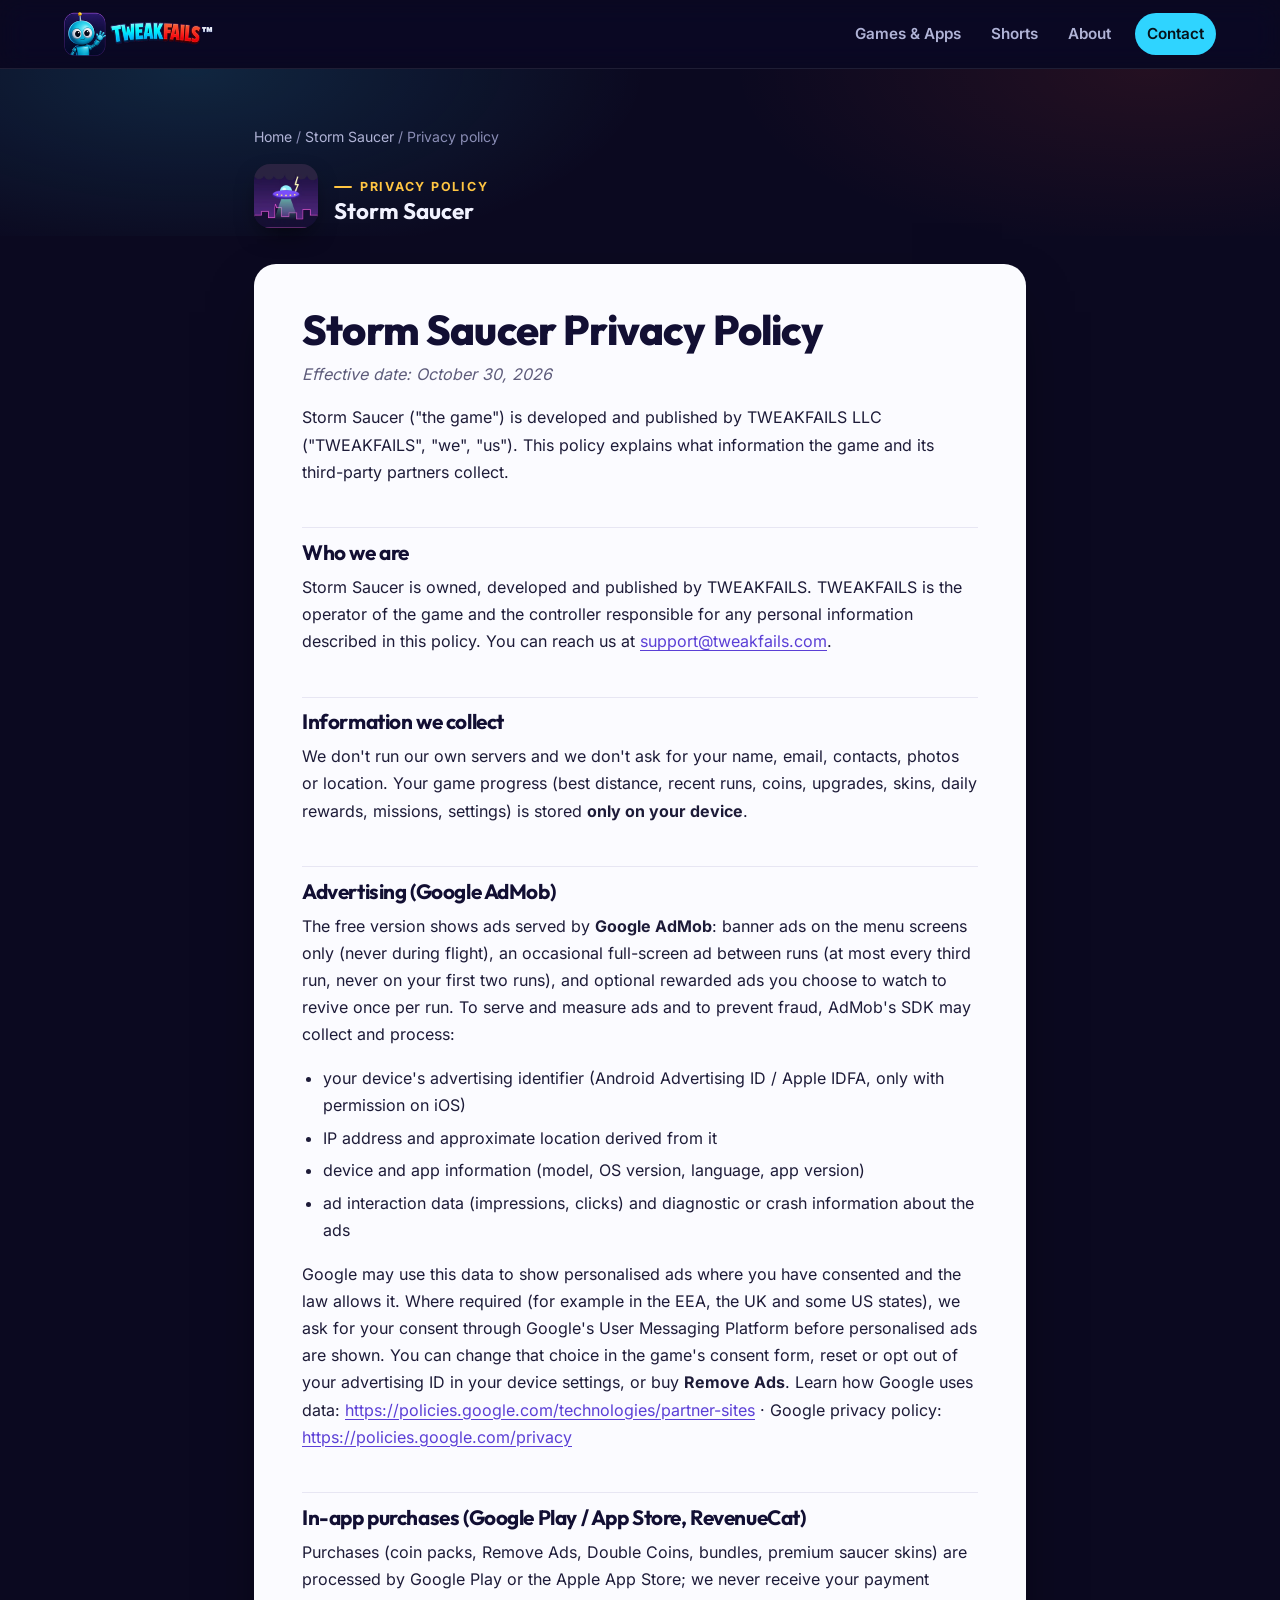
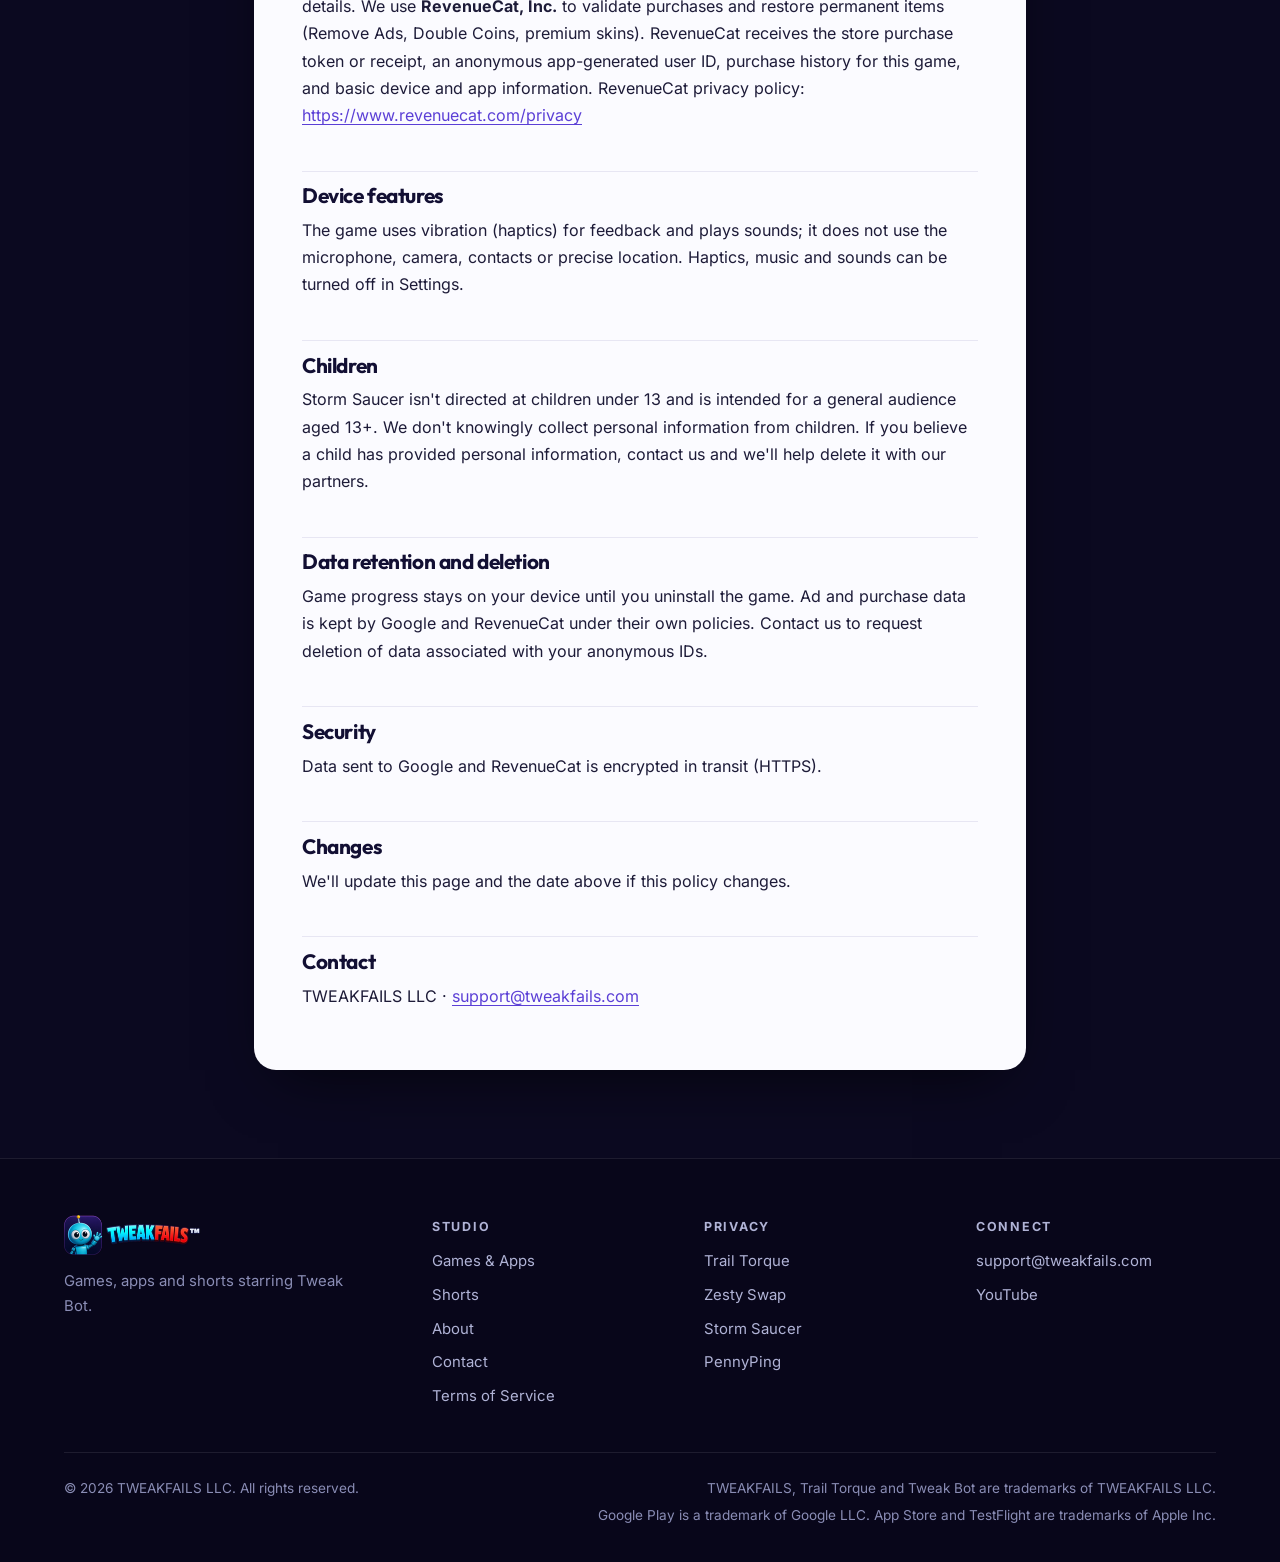
<file: stormsaucer/privacy.html>
<!doctype html>
<html lang="en" class="no-js">
<head>
<meta charset="utf-8">
<meta name="viewport" content="width=device-width, initial-scale=1">
<title>Storm Saucer Privacy Policy | TWEAKFAILS</title>
<meta name="description" content="Privacy policy for Storm Saucer by TWEAKFAILS: what information the app and its partners collect, and the choices you have.">
<link rel="canonical" href="https://tweakfails.com/stormsaucer/privacy.html">
<meta name="theme-color" content="#0b0920">
<meta property="og:type" content="article">
<meta property="og:site_name" content="TWEAKFAILS">
<meta property="og:title" content="Storm Saucer Privacy Policy">
<meta property="og:url" content="https://tweakfails.com/stormsaucer/privacy.html">
<meta property="og:image" content="https://tweakfails.com/assets/brand/og-image-tm.png">
<link rel="icon" href="/favicon.ico" sizes="any">
<link rel="icon" type="image/png" sizes="32x32" href="/assets/brand/favicon-32.png">
<link rel="apple-touch-icon" href="/assets/brand/apple-touch-icon.png">
<link rel="stylesheet" href="/assets/css/site.css">
<script src="/assets/js/site.js" defer></script>
</head>
<body>
<a class="skip" href="#policy">Skip to policy</a>
<header class="site-header"><div class="wrap">
<a class="logo" href="/" aria-label="TWEAKFAILS home"><img class="wordmark" src="/assets/brand/tweakfails-wordmark-80h-tm.png" srcset="/assets/brand/tweakfails-wordmark-80h-tm.png 1x, /assets/brand/tweakfails-wordmark-160h-tm.png 2x" alt="TWEAKFAILS" width="150" height="44"></a>
<button class="menu-btn" type="button" aria-expanded="false" aria-controls="site-nav"><span class="sr-only">Menu</span><svg viewBox="0 0 24 24" aria-hidden="true"><path d="M4 7h16M4 12h16M4 17h16" stroke="currentColor" stroke-width="2" stroke-linecap="round"/></svg></button>
<nav class="nav" id="site-nav" aria-label="Main"><a href="/#games">Games &amp; Apps</a><a href="/#watch">Shorts</a><a href="/#about">About</a><a class="nav-cta" href="/#contact">Contact</a></nav>
</div></header>
<main id="main">
<div class="legal-hero"><div class="legal-wrap">
<p class="crumb"><a href="/">Home</a> / <a href="/#stormsaucer">Storm Saucer</a> / Privacy policy</p>
<div class="legal-app"><img src="/assets/storm/icon.webp" alt="" width="64" height="64"><div><p class="eyebrow" style="margin:0 0 6px">Privacy policy</p><p style="margin:0;font:700 1.4rem/1.1 var(--display)">Storm Saucer</p></div></div>
</div></div>
<div class="legal-wrap">
<article class="legal" id="policy">
<h1>Storm Saucer Privacy Policy</h1>
<p><em>Effective date: October 30, 2026</em></p>
<p>Storm Saucer (&quot;the game&quot;) is developed and published by TWEAKFAILS LLC (&quot;TWEAKFAILS&quot;, &quot;we&quot;, &quot;us&quot;). This policy explains what information the game and its third-party partners collect.</p>
<h2>Who we are</h2>
<p>Storm Saucer is owned, developed and published by TWEAKFAILS. TWEAKFAILS is the operator of the game and the controller responsible for any personal information described in this policy. You can reach us at <a href="mailto:support@tweakfails.com">support@tweakfails.com</a>.</p>
<h2>Information we collect</h2>
<p>We don&#x27;t run our own servers and we don&#x27;t ask for your name, email, contacts, photos or location. Your game progress (best distance, recent runs, coins, upgrades, skins, daily rewards, missions, settings) is stored <strong>only on your device</strong>.</p>
<h2>Advertising (Google AdMob)</h2>
<p>The free version shows ads served by <strong>Google AdMob</strong>: banner ads on the menu screens only (never during flight), an occasional full-screen ad between runs (at most every third run, never on your first two runs), and optional rewarded ads you choose to watch to revive once per run. To serve and measure ads and to prevent fraud, AdMob&#x27;s SDK may collect and process:</p>
<ul>
<li>your device&#x27;s advertising identifier (Android Advertising ID / Apple IDFA, only with permission on iOS)</li>
<li>IP address and approximate location derived from it</li>
<li>device and app information (model, OS version, language, app version)</li>
<li>ad interaction data (impressions, clicks) and diagnostic or crash information about the ads</li>
</ul>
<p>Google may use this data to show personalised ads where you have consented and the law allows it. Where required (for example in the EEA, the UK and some US states), we ask for your consent through Google&#x27;s User Messaging Platform before personalised ads are shown. You can change that choice in the game&#x27;s consent form, reset or opt out of your advertising ID in your device settings, or buy <strong>Remove Ads</strong>. Learn how Google uses data: <a href="https://policies.google.com/technologies/partner-sites">https://policies.google.com/technologies/partner-sites</a> · Google privacy policy: <a href="https://policies.google.com/privacy">https://policies.google.com/privacy</a></p>
<h2>In-app purchases (Google Play / App Store, RevenueCat)</h2>
<p>Purchases (coin packs, Remove Ads, Double Coins, bundles, premium saucer skins) are processed by Google Play or the Apple App Store; we never receive your payment details. We use <strong>RevenueCat, Inc.</strong> to validate purchases and restore permanent items (Remove Ads, Double Coins, premium skins). RevenueCat receives the store purchase token or receipt, an anonymous app-generated user ID, purchase history for this game, and basic device and app information. RevenueCat privacy policy: <a href="https://www.revenuecat.com/privacy">https://www.revenuecat.com/privacy</a></p>
<h2>Device features</h2><p>The game uses vibration (haptics) for feedback and plays sounds; it does not use the microphone, camera, contacts or precise location. Haptics, music and sounds can be turned off in Settings.</p>
<h2>Children</h2>
<p>Storm Saucer isn&#x27;t directed at children under 13 and is intended for a general audience aged 13+. We don&#x27;t knowingly collect personal information from children. If you believe a child has provided personal information, contact us and we&#x27;ll help delete it with our partners.</p>
<h2>Data retention and deletion</h2>
<p>Game progress stays on your device until you uninstall the game. Ad and purchase data is kept by Google and RevenueCat under their own policies. Contact us to request deletion of data associated with your anonymous IDs.</p>
<h2>Security</h2>
<p>Data sent to Google and RevenueCat is encrypted in transit (HTTPS).</p>
<h2>Changes</h2>
<p>We&#x27;ll update this page and the date above if this policy changes.</p>
<h2>Contact</h2>
<p>TWEAKFAILS LLC · <a href="mailto:support@tweakfails.com">support@tweakfails.com</a></p>
</article>
</div>
</main>
<footer class="site-footer"><div class="wrap">
<div class="footer-grid">
<div class="footer-brand"><img src="/assets/brand/tweakfails-wordmark-80h-tm.png" srcset="/assets/brand/tweakfails-wordmark-80h-tm.png 1x, /assets/brand/tweakfails-wordmark-160h-tm.png 2x" alt="TWEAKFAILS" width="136" height="40" loading="lazy"><p>Games, apps and shorts starring Tweak Bot.</p></div>
<div><h2>Studio</h2><ul><li><a href="/#games">Games &amp; Apps</a></li><li><a href="/#watch">Shorts</a></li><li><a href="/#about">About</a></li><li><a href="/#contact">Contact</a></li><li><a href="/terms.html">Terms of Service</a></li></ul></div>
<div><h2>Privacy</h2><ul><li><a href="/trailtorque/privacy.html">Trail Torque</a></li><li><a href="/zestyswap/privacy.html">Zesty Swap</a></li><li><a href="/stormsaucer/privacy.html">Storm Saucer</a></li><li><a href="/pennyping/privacy.html">PennyPing</a></li></ul></div>
<div><h2>Connect</h2><ul><li><a href="mailto:support@tweakfails.com">support@tweakfails.com</a></li><li><a href="https://www.youtube.com/@tweakfails" rel="noopener">YouTube</a></li></ul></div>
</div>
<div class="legal-line"><p>&copy; 2026 TWEAKFAILS LLC. All rights reserved.</p><div class="tm-lines"><p>TWEAKFAILS, Trail Torque and Tweak Bot are trademarks of TWEAKFAILS LLC.</p><p>Google Play is a trademark of Google LLC. App Store and TestFlight are trademarks of Apple Inc.</p></div></div>
</div></footer>
</body>
</html>
</file>
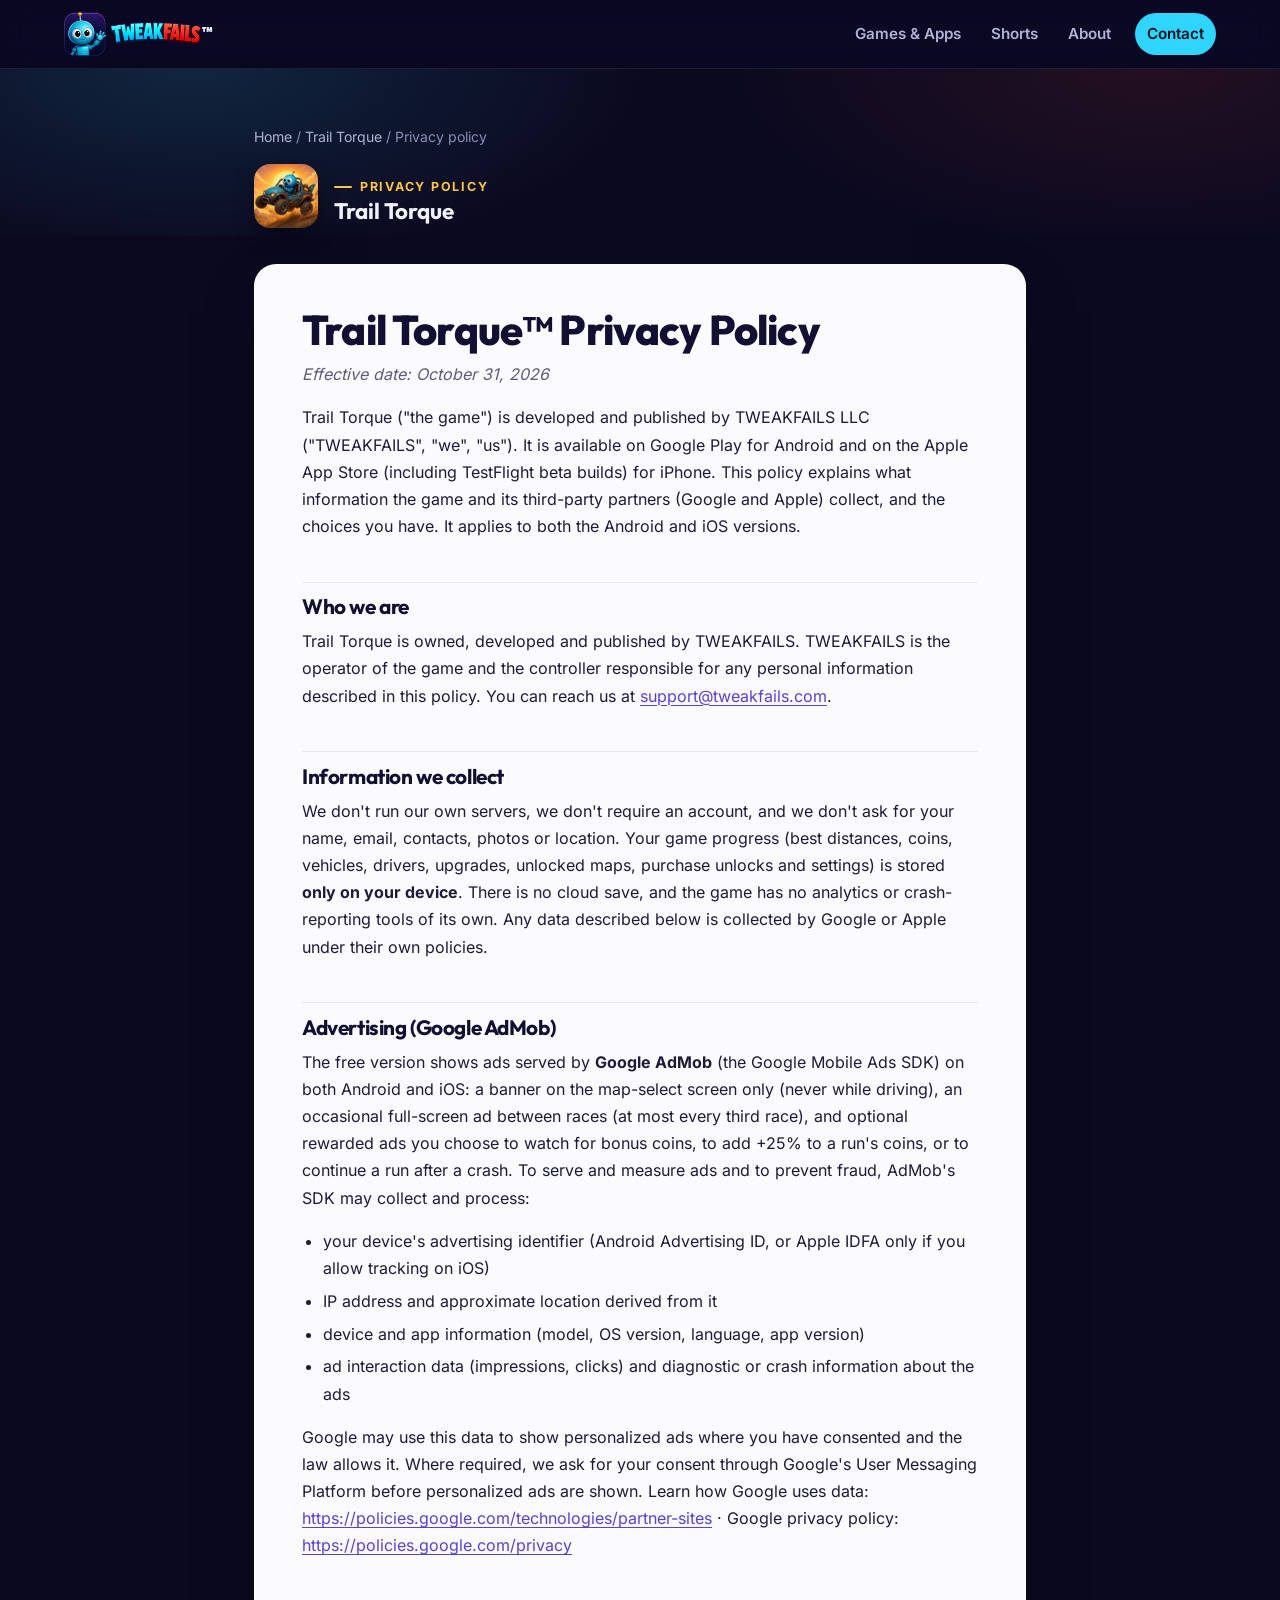
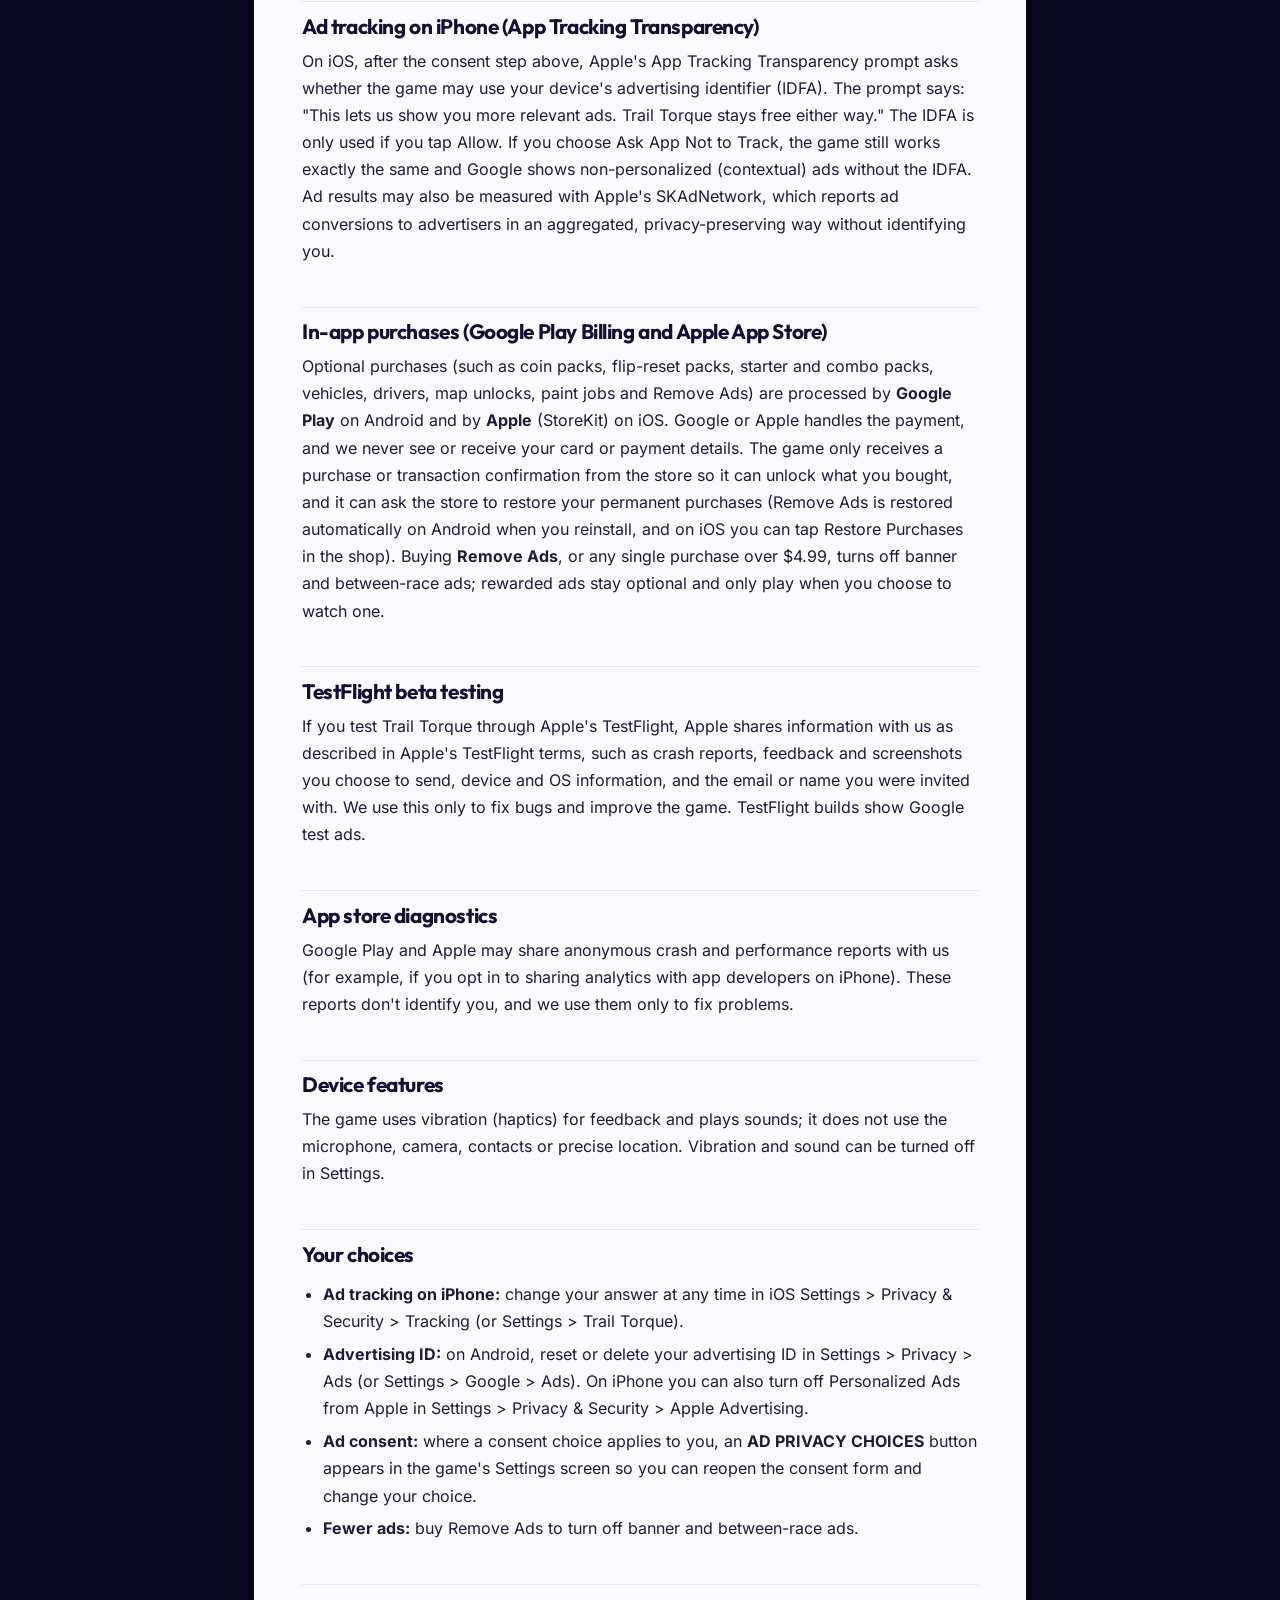
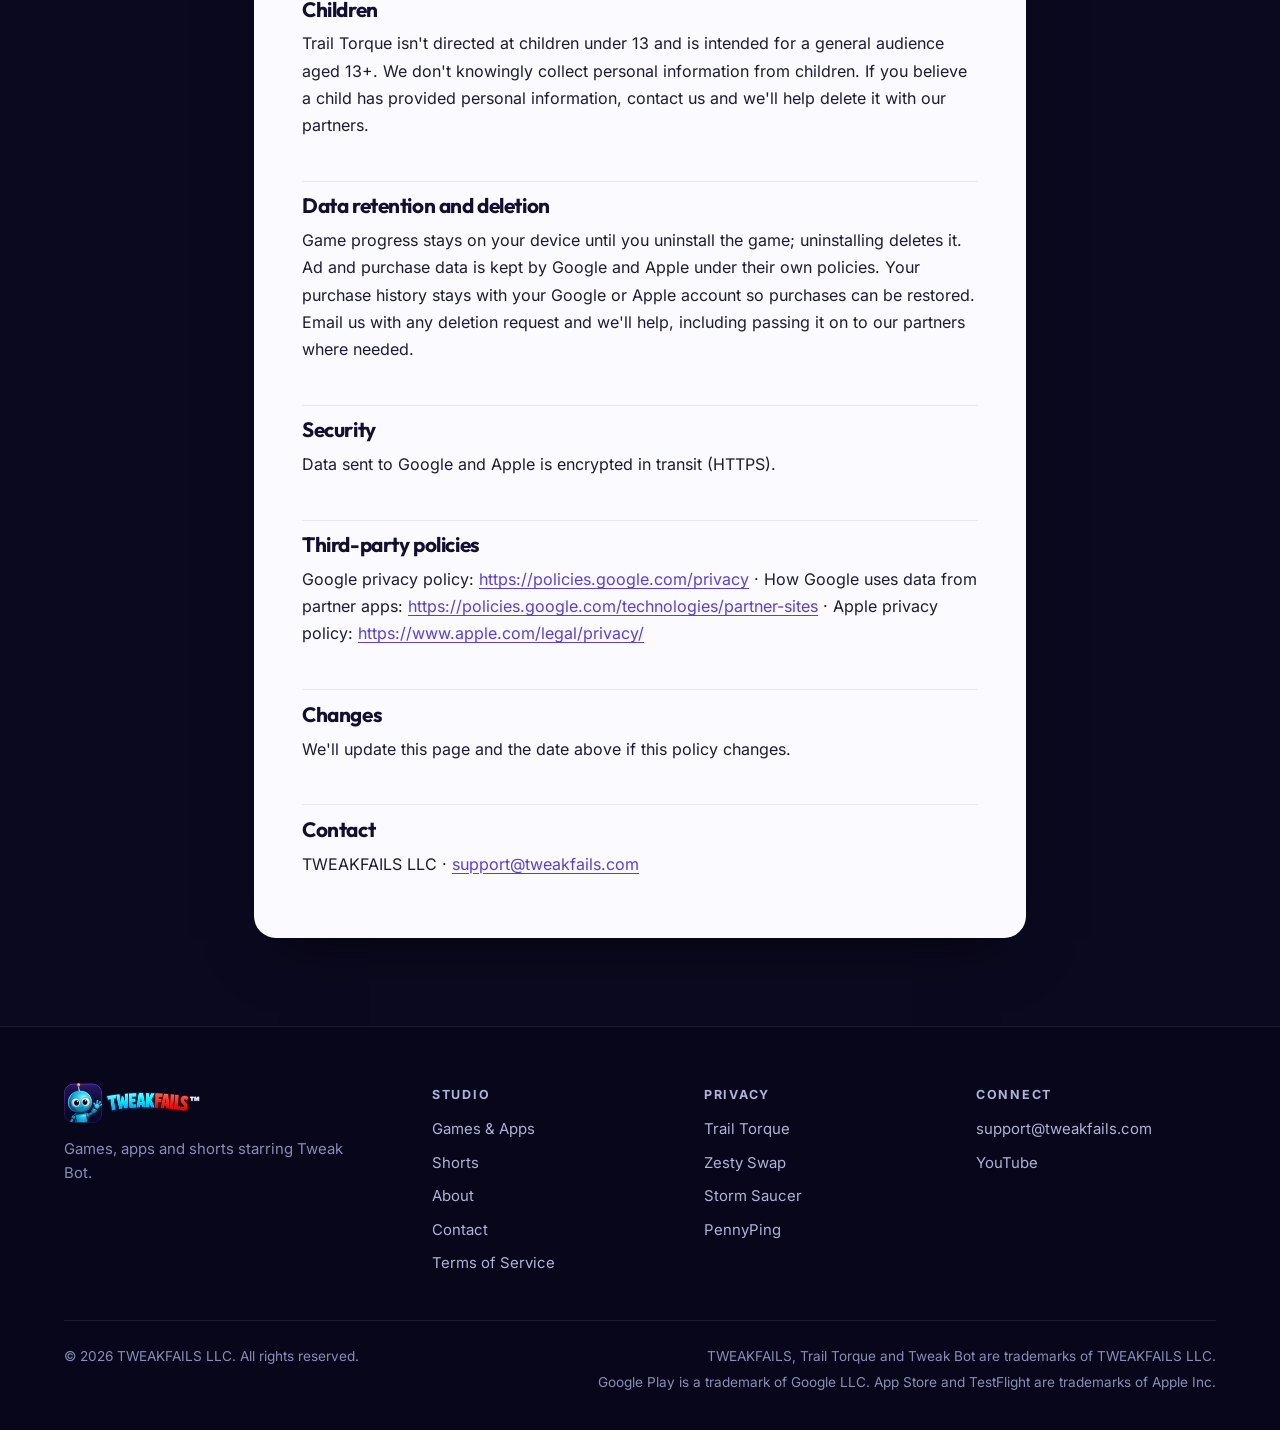
<file: trailtorque/privacy.html>
<!doctype html>
<html lang="en" class="no-js">
<head>
<meta charset="utf-8">
<meta name="viewport" content="width=device-width, initial-scale=1">
<title>Trail Torque Privacy Policy | TWEAKFAILS</title>
<meta name="description" content="Privacy policy for Trail Torque by TWEAKFAILS: what information the app and its partners collect, and the choices you have.">
<link rel="canonical" href="https://tweakfails.com/trailtorque/privacy.html">
<meta name="theme-color" content="#0b0920">
<meta property="og:type" content="article">
<meta property="og:site_name" content="TWEAKFAILS">
<meta property="og:title" content="Trail Torque Privacy Policy">
<meta property="og:url" content="https://tweakfails.com/trailtorque/privacy.html">
<meta property="og:image" content="https://tweakfails.com/assets/brand/og-image-tm.png">
<link rel="icon" href="/favicon.ico" sizes="any">
<link rel="icon" type="image/png" sizes="32x32" href="/assets/brand/favicon-32.png">
<link rel="apple-touch-icon" href="/assets/brand/apple-touch-icon.png">
<link rel="stylesheet" href="/assets/css/site.css">
<script src="/assets/js/site.js" defer></script>
</head>
<body>
<a class="skip" href="#policy">Skip to policy</a>
<header class="site-header"><div class="wrap">
<a class="logo" href="/" aria-label="TWEAKFAILS home"><img class="wordmark" src="/assets/brand/tweakfails-wordmark-80h-tm.png" srcset="/assets/brand/tweakfails-wordmark-80h-tm.png 1x, /assets/brand/tweakfails-wordmark-160h-tm.png 2x" alt="TWEAKFAILS" width="150" height="44"></a>
<button class="menu-btn" type="button" aria-expanded="false" aria-controls="site-nav"><span class="sr-only">Menu</span><svg viewBox="0 0 24 24" aria-hidden="true"><path d="M4 7h16M4 12h16M4 17h16" stroke="currentColor" stroke-width="2" stroke-linecap="round"/></svg></button>
<nav class="nav" id="site-nav" aria-label="Main"><a href="/#games">Games &amp; Apps</a><a href="/#watch">Shorts</a><a href="/#about">About</a><a class="nav-cta" href="/#contact">Contact</a></nav>
</div></header>
<main id="main">
<div class="legal-hero"><div class="legal-wrap">
<p class="crumb"><a href="/">Home</a> / <a href="/#trailtorque">Trail Torque</a> / Privacy policy</p>
<div class="legal-app"><img src="/assets/trail/icon-128-144.webp" srcset="/assets/trail/icon-128-144.webp 1x, /assets/trail/icon-128-256.webp 2x" alt="" width="64" height="64"><div><p class="eyebrow" style="margin:0 0 6px">Privacy policy</p><p style="margin:0;font:700 1.4rem/1.1 var(--display)">Trail Torque</p></div></div>
</div></div>
<div class="legal-wrap">
<article class="legal" id="policy">
<h1>Trail Torque&trade; Privacy Policy</h1>
<p><em>Effective date: October 31, 2026</em></p>
<p>Trail Torque (&quot;the game&quot;) is developed and published by TWEAKFAILS LLC (&quot;TWEAKFAILS&quot;, &quot;we&quot;, &quot;us&quot;). It is available on Google Play for Android and on the Apple App Store (including TestFlight beta builds) for iPhone. This policy explains what information the game and its third-party partners (Google and Apple) collect, and the choices you have. It applies to both the Android and iOS versions.</p>
<h2>Who we are</h2>
<p>Trail Torque is owned, developed and published by TWEAKFAILS. TWEAKFAILS is the operator of the game and the controller responsible for any personal information described in this policy. You can reach us at <a href="mailto:support@tweakfails.com">support@tweakfails.com</a>.</p>
<h2>Information we collect</h2>
<p>We don&#x27;t run our own servers, we don&#x27;t require an account, and we don&#x27;t ask for your name, email, contacts, photos or location. Your game progress (best distances, coins, vehicles, drivers, upgrades, unlocked maps, purchase unlocks and settings) is stored <strong>only on your device</strong>. There is no cloud save, and the game has no analytics or crash-reporting tools of its own. Any data described below is collected by Google or Apple under their own policies.</p>
<h2>Advertising (Google AdMob)</h2>
<p>The free version shows ads served by <strong>Google AdMob</strong> (the Google Mobile Ads SDK) on both Android and iOS: a banner on the map-select screen only (never while driving), an occasional full-screen ad between races (at most every third race), and optional rewarded ads you choose to watch for bonus coins, to add +25% to a run&#x27;s coins, or to continue a run after a crash. To serve and measure ads and to prevent fraud, AdMob&#x27;s SDK may collect and process:</p>
<ul>
<li>your device&#x27;s advertising identifier (Android Advertising ID, or Apple IDFA only if you allow tracking on iOS)</li>
<li>IP address and approximate location derived from it</li>
<li>device and app information (model, OS version, language, app version)</li>
<li>ad interaction data (impressions, clicks) and diagnostic or crash information about the ads</li>
</ul>
<p>Google may use this data to show personalized ads where you have consented and the law allows it. Where required, we ask for your consent through Google&#x27;s User Messaging Platform before personalized ads are shown. Learn how Google uses data: <a href="https://policies.google.com/technologies/partner-sites">https://policies.google.com/technologies/partner-sites</a> · Google privacy policy: <a href="https://policies.google.com/privacy">https://policies.google.com/privacy</a></p>
<h2>Ad tracking on iPhone (App Tracking Transparency)</h2>
<p>On iOS, after the consent step above, Apple&#x27;s App Tracking Transparency prompt asks whether the game may use your device&#x27;s advertising identifier (IDFA). The prompt says: &quot;This lets us show you more relevant ads. Trail Torque stays free either way.&quot; The IDFA is only used if you tap Allow. If you choose Ask App Not to Track, the game still works exactly the same and Google shows non-personalized (contextual) ads without the IDFA. Ad results may also be measured with Apple&#x27;s SKAdNetwork, which reports ad conversions to advertisers in an aggregated, privacy-preserving way without identifying you.</p>
<h2>In-app purchases (Google Play Billing and Apple App Store)</h2>
<p>Optional purchases (such as coin packs, flip-reset packs, starter and combo packs, vehicles, drivers, map unlocks, paint jobs and Remove Ads) are processed by <strong>Google Play</strong> on Android and by <strong>Apple</strong> (StoreKit) on iOS. Google or Apple handles the payment, and we never see or receive your card or payment details. The game only receives a purchase or transaction confirmation from the store so it can unlock what you bought, and it can ask the store to restore your permanent purchases (Remove Ads is restored automatically on Android when you reinstall, and on iOS you can tap Restore Purchases in the shop). Buying <strong>Remove Ads</strong>, or any single purchase over $4.99, turns off banner and between-race ads; rewarded ads stay optional and only play when you choose to watch one.</p>
<h2>TestFlight beta testing</h2>
<p>If you test Trail Torque through Apple&#x27;s TestFlight, Apple shares information with us as described in Apple&#x27;s TestFlight terms, such as crash reports, feedback and screenshots you choose to send, device and OS information, and the email or name you were invited with. We use this only to fix bugs and improve the game. TestFlight builds show Google test ads.</p>
<h2>App store diagnostics</h2>
<p>Google Play and Apple may share anonymous crash and performance reports with us (for example, if you opt in to sharing analytics with app developers on iPhone). These reports don&#x27;t identify you, and we use them only to fix problems.</p>
<h2>Device features</h2><p>The game uses vibration (haptics) for feedback and plays sounds; it does not use the microphone, camera, contacts or precise location. Vibration and sound can be turned off in Settings.</p>
<h2>Your choices</h2>
<ul>
<li><strong>Ad tracking on iPhone:</strong> change your answer at any time in iOS Settings &gt; Privacy &amp; Security &gt; Tracking (or Settings &gt; Trail Torque).</li>
<li><strong>Advertising ID:</strong> on Android, reset or delete your advertising ID in Settings &gt; Privacy &gt; Ads (or Settings &gt; Google &gt; Ads). On iPhone you can also turn off Personalized Ads from Apple in Settings &gt; Privacy &amp; Security &gt; Apple Advertising.</li>
<li><strong>Ad consent:</strong> where a consent choice applies to you, an <strong>AD PRIVACY CHOICES</strong> button appears in the game&#x27;s Settings screen so you can reopen the consent form and change your choice.</li>
<li><strong>Fewer ads:</strong> buy Remove Ads to turn off banner and between-race ads.</li>
</ul>
<h2>Children</h2>
<p>Trail Torque isn&#x27;t directed at children under 13 and is intended for a general audience aged 13+. We don&#x27;t knowingly collect personal information from children. If you believe a child has provided personal information, contact us and we&#x27;ll help delete it with our partners.</p>
<h2>Data retention and deletion</h2>
<p>Game progress stays on your device until you uninstall the game; uninstalling deletes it. Ad and purchase data is kept by Google and Apple under their own policies. Your purchase history stays with your Google or Apple account so purchases can be restored. Email us with any deletion request and we&#x27;ll help, including passing it on to our partners where needed.</p>
<h2>Security</h2>
<p>Data sent to Google and Apple is encrypted in transit (HTTPS).</p>
<h2>Third-party policies</h2>
<p>Google privacy policy: <a href="https://policies.google.com/privacy">https://policies.google.com/privacy</a> · How Google uses data from partner apps: <a href="https://policies.google.com/technologies/partner-sites">https://policies.google.com/technologies/partner-sites</a> · Apple privacy policy: <a href="https://www.apple.com/legal/privacy/">https://www.apple.com/legal/privacy/</a></p>
<h2>Changes</h2>
<p>We&#x27;ll update this page and the date above if this policy changes.</p>
<h2>Contact</h2>
<p>TWEAKFAILS LLC · <a href="mailto:support@tweakfails.com">support@tweakfails.com</a></p>
</article>
</div>
</main>
<footer class="site-footer"><div class="wrap">
<div class="footer-grid">
<div class="footer-brand"><img src="/assets/brand/tweakfails-wordmark-80h-tm.png" srcset="/assets/brand/tweakfails-wordmark-80h-tm.png 1x, /assets/brand/tweakfails-wordmark-160h-tm.png 2x" alt="TWEAKFAILS" width="136" height="40" loading="lazy"><p>Games, apps and shorts starring Tweak Bot.</p></div>
<div><h2>Studio</h2><ul><li><a href="/#games">Games &amp; Apps</a></li><li><a href="/#watch">Shorts</a></li><li><a href="/#about">About</a></li><li><a href="/#contact">Contact</a></li><li><a href="/terms.html">Terms of Service</a></li></ul></div>
<div><h2>Privacy</h2><ul><li><a href="/trailtorque/privacy.html">Trail Torque</a></li><li><a href="/zestyswap/privacy.html">Zesty Swap</a></li><li><a href="/stormsaucer/privacy.html">Storm Saucer</a></li><li><a href="/pennyping/privacy.html">PennyPing</a></li></ul></div>
<div><h2>Connect</h2><ul><li><a href="mailto:support@tweakfails.com">support@tweakfails.com</a></li><li><a href="https://www.youtube.com/@tweakfails" rel="noopener">YouTube</a></li></ul></div>
</div>
<div class="legal-line"><p>&copy; 2026 TWEAKFAILS LLC. All rights reserved.</p><div class="tm-lines"><p>TWEAKFAILS, Trail Torque and Tweak Bot are trademarks of TWEAKFAILS LLC.</p><p>Google Play is a trademark of Google LLC. App Store and TestFlight are trademarks of Apple Inc.</p></div></div>
</div></footer>
</body>
</html>
</file>
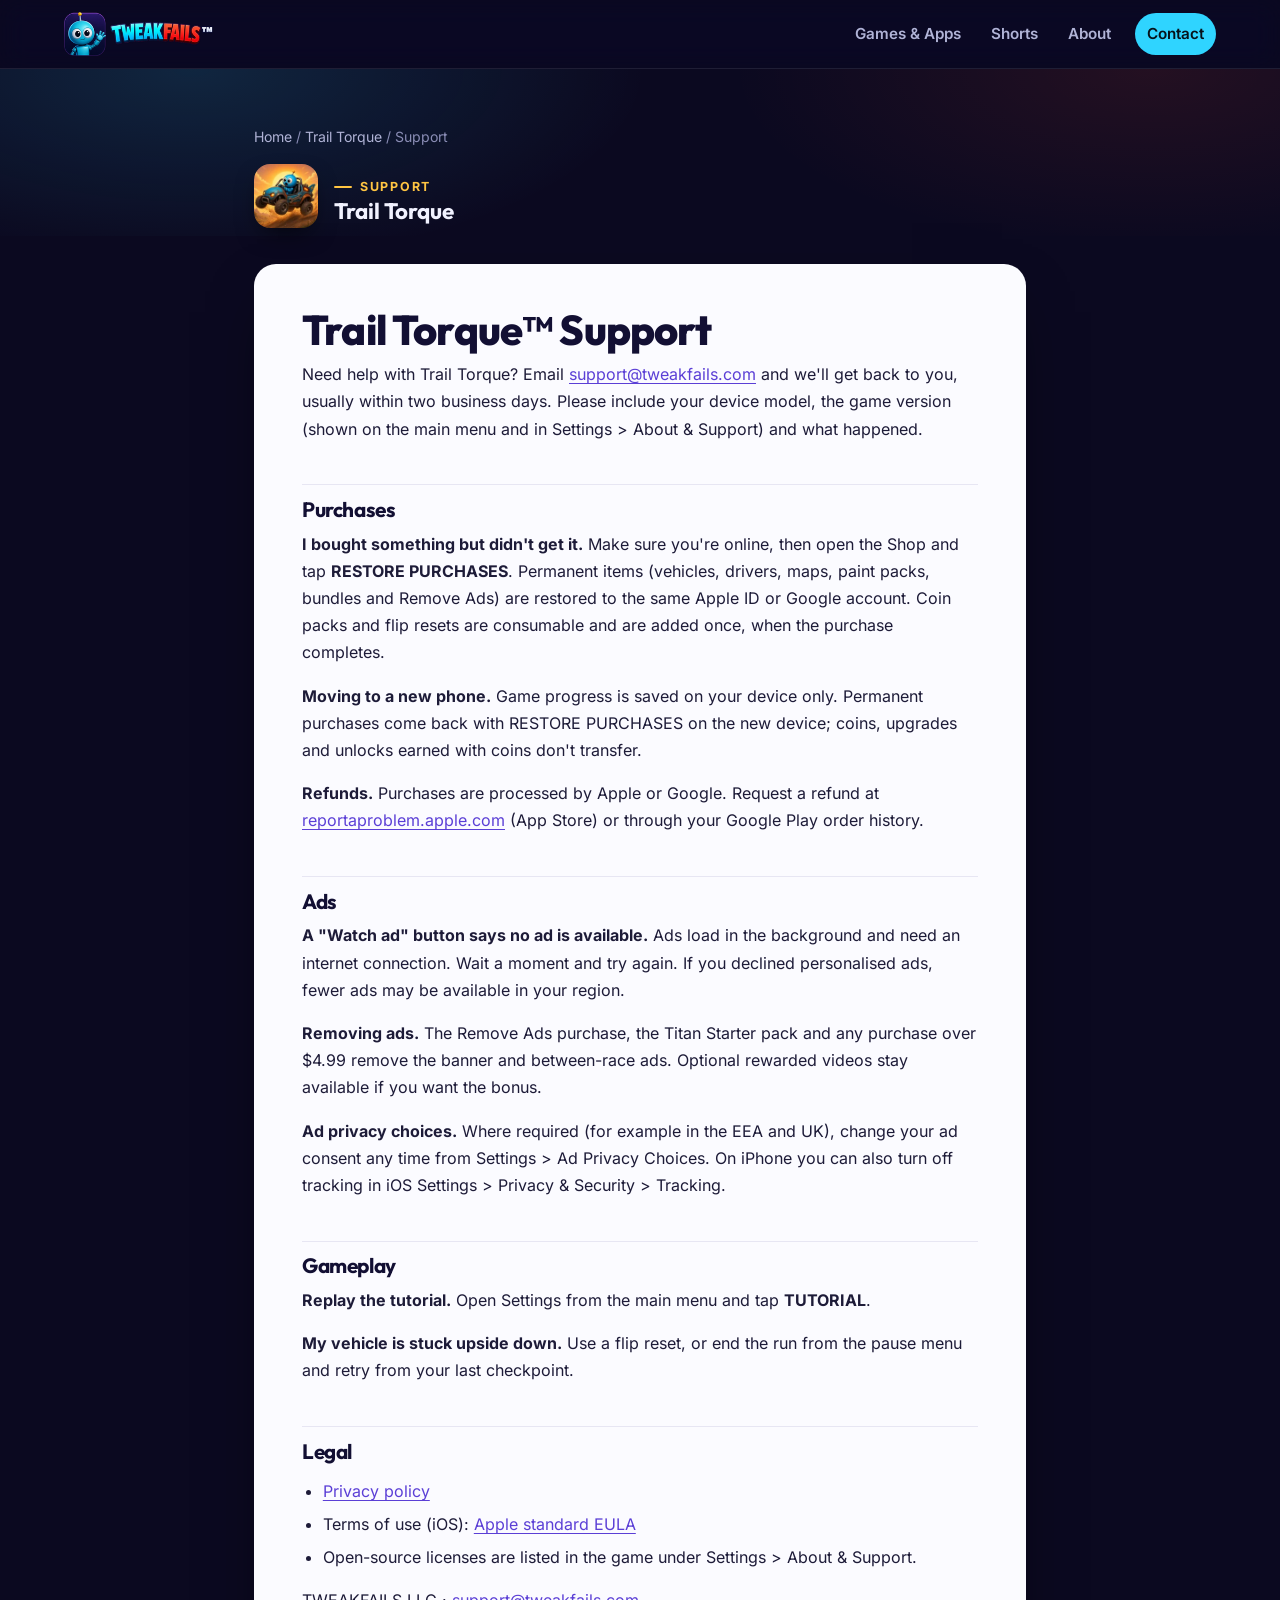
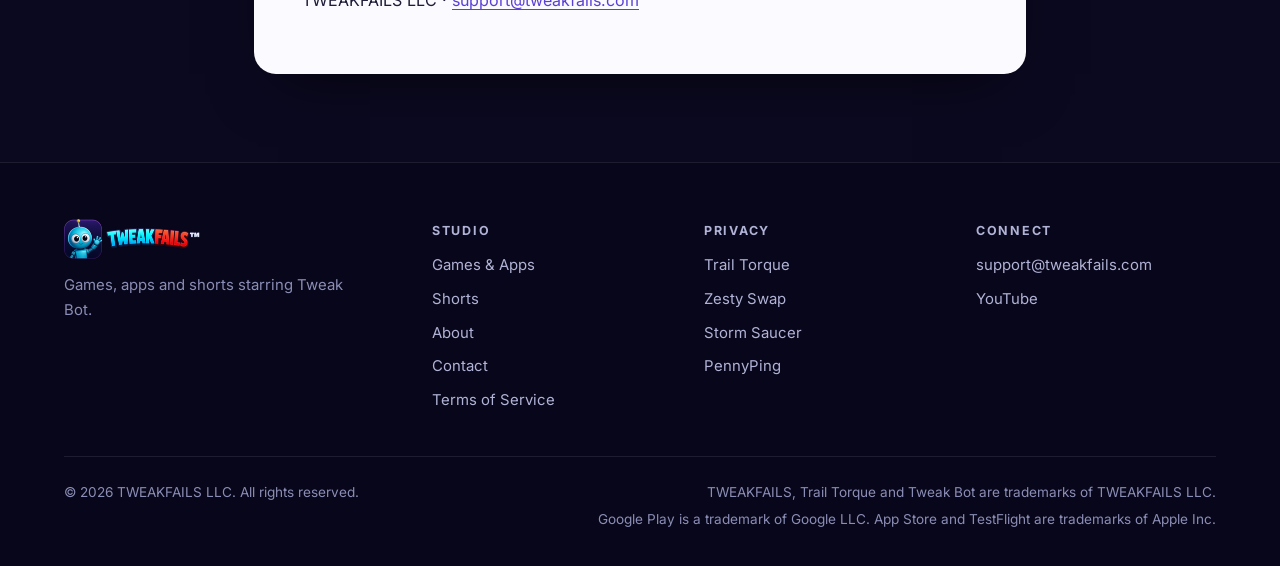
<file: trailtorque/support.html>
<!doctype html>
<html lang="en" class="no-js">
<head>
<meta charset="utf-8">
<meta name="viewport" content="width=device-width, initial-scale=1">
<title>Trail Torque Support | TWEAKFAILS</title>
<meta name="description" content="Help for Trail Torque: purchases, restoring, ads, privacy choices and how to contact TWEAKFAILS support.">
<link rel="canonical" href="https://tweakfails.com/trailtorque/support.html">
<meta name="theme-color" content="#0b0920">
<meta property="og:type" content="website">
<meta property="og:site_name" content="TWEAKFAILS">
<meta property="og:title" content="Trail Torque Support">
<meta property="og:url" content="https://tweakfails.com/trailtorque/support.html">
<meta property="og:image" content="https://tweakfails.com/assets/brand/og-image-tm.png">
<link rel="icon" href="/favicon.ico" sizes="any">
<link rel="icon" type="image/png" sizes="32x32" href="/assets/brand/favicon-32.png">
<link rel="apple-touch-icon" href="/assets/brand/apple-touch-icon.png">
<link rel="stylesheet" href="/assets/css/site.css">
<script src="/assets/js/site.js" defer></script>
</head>
<body>
<a class="skip" href="#content">Skip to support</a>
<header class="site-header"><div class="wrap">
<a class="logo" href="/" aria-label="TWEAKFAILS home"><img class="wordmark" src="/assets/brand/tweakfails-wordmark-80h-tm.png" srcset="/assets/brand/tweakfails-wordmark-80h-tm.png 1x, /assets/brand/tweakfails-wordmark-160h-tm.png 2x" alt="TWEAKFAILS" width="150" height="44"></a>
<button class="menu-btn" type="button" aria-expanded="false" aria-controls="site-nav"><span class="sr-only">Menu</span><svg viewBox="0 0 24 24" aria-hidden="true"><path d="M4 7h16M4 12h16M4 17h16" stroke="currentColor" stroke-width="2" stroke-linecap="round"/></svg></button>
<nav class="nav" id="site-nav" aria-label="Main"><a href="/#games">Games &amp; Apps</a><a href="/#watch">Shorts</a><a href="/#about">About</a><a class="nav-cta" href="/#contact">Contact</a></nav>
</div></header>
<main id="main">
<div class="legal-hero"><div class="legal-wrap">
<p class="crumb"><a href="/">Home</a> / <a href="/trailtorque/">Trail Torque</a> / Support</p>
<div class="legal-app"><img src="/assets/trail/icon-128-144.webp" srcset="/assets/trail/icon-128-144.webp 1x, /assets/trail/icon-128-256.webp 2x" alt="" width="64" height="64"><div><p class="eyebrow" style="margin:0 0 6px">Support</p><p style="margin:0;font:700 1.4rem/1.1 var(--display)">Trail Torque</p></div></div>
</div></div>
<div class="legal-wrap">
<article class="legal" id="content">

<h1>Trail Torque&trade; Support</h1>
<p>Need help with Trail Torque? Email <a href="mailto:support@tweakfails.com?subject=Trail%20Torque%20support">support@tweakfails.com</a> and we&#x27;ll get back to you, usually within two business days. Please include your device model, the game version (shown on the main menu and in Settings &gt; About &amp; Support) and what happened.</p>
<h2>Purchases</h2>
<p><strong>I bought something but didn&#x27;t get it.</strong> Make sure you&#x27;re online, then open the Shop and tap <strong>RESTORE PURCHASES</strong>. Permanent items (vehicles, drivers, maps, paint packs, bundles and Remove Ads) are restored to the same Apple ID or Google account. Coin packs and flip resets are consumable and are added once, when the purchase completes.</p>
<p><strong>Moving to a new phone.</strong> Game progress is saved on your device only. Permanent purchases come back with RESTORE PURCHASES on the new device; coins, upgrades and unlocks earned with coins don&#x27;t transfer.</p>
<p><strong>Refunds.</strong> Purchases are processed by Apple or Google. Request a refund at <a href="https://reportaproblem.apple.com/">reportaproblem.apple.com</a> (App Store) or through your Google Play order history.</p>
<h2>Ads</h2>
<p><strong>A &quot;Watch ad&quot; button says no ad is available.</strong> Ads load in the background and need an internet connection. Wait a moment and try again. If you declined personalised ads, fewer ads may be available in your region.</p>
<p><strong>Removing ads.</strong> The Remove Ads purchase, the Titan Starter pack and any purchase over $4.99 remove the banner and between-race ads. Optional rewarded videos stay available if you want the bonus.</p>
<p><strong>Ad privacy choices.</strong> Where required (for example in the EEA and UK), change your ad consent any time from Settings &gt; Ad Privacy Choices. On iPhone you can also turn off tracking in iOS Settings &gt; Privacy &amp; Security &gt; Tracking.</p>
<h2>Gameplay</h2>
<p><strong>Replay the tutorial.</strong> Open Settings from the main menu and tap <strong>TUTORIAL</strong>.</p>
<p><strong>My vehicle is stuck upside down.</strong> Use a flip reset, or end the run from the pause menu and retry from your last checkpoint.</p>
<h2>Legal</h2>
<ul>
<li><a href="/trailtorque/privacy.html">Privacy policy</a></li>
<li>Terms of use (iOS): <a href="https://www.apple.com/legal/internet-services/itunes/dev/stdeula/">Apple standard EULA</a></li>
<li>Open-source licenses are listed in the game under Settings &gt; About &amp; Support.</li>
</ul>
<p>TWEAKFAILS LLC &middot; <a href="mailto:support@tweakfails.com">support@tweakfails.com</a></p>
</article>
</div>
</main>
<footer class="site-footer"><div class="wrap">
<div class="footer-grid">
<div class="footer-brand"><img src="/assets/brand/tweakfails-wordmark-80h-tm.png" srcset="/assets/brand/tweakfails-wordmark-80h-tm.png 1x, /assets/brand/tweakfails-wordmark-160h-tm.png 2x" alt="TWEAKFAILS" width="136" height="40" loading="lazy"><p>Games, apps and shorts starring Tweak Bot.</p></div>
<div><h2>Studio</h2><ul><li><a href="/#games">Games &amp; Apps</a></li><li><a href="/#watch">Shorts</a></li><li><a href="/#about">About</a></li><li><a href="/#contact">Contact</a></li><li><a href="/terms.html">Terms of Service</a></li></ul></div>
<div><h2>Privacy</h2><ul><li><a href="/trailtorque/privacy.html">Trail Torque</a></li><li><a href="/zestyswap/privacy.html">Zesty Swap</a></li><li><a href="/stormsaucer/privacy.html">Storm Saucer</a></li><li><a href="/pennyping/privacy.html">PennyPing</a></li></ul></div>
<div><h2>Connect</h2><ul><li><a href="mailto:support@tweakfails.com">support@tweakfails.com</a></li><li><a href="https://www.youtube.com/@tweakfails" rel="noopener">YouTube</a></li></ul></div>
</div>
<div class="legal-line"><p>&copy; 2026 TWEAKFAILS LLC. All rights reserved.</p><div class="tm-lines"><p>TWEAKFAILS, Trail Torque and Tweak Bot are trademarks of TWEAKFAILS LLC.</p><p>Google Play is a trademark of Google LLC. App Store and TestFlight are trademarks of Apple Inc.</p></div></div>
</div></footer>
</body>
</html>
</file>
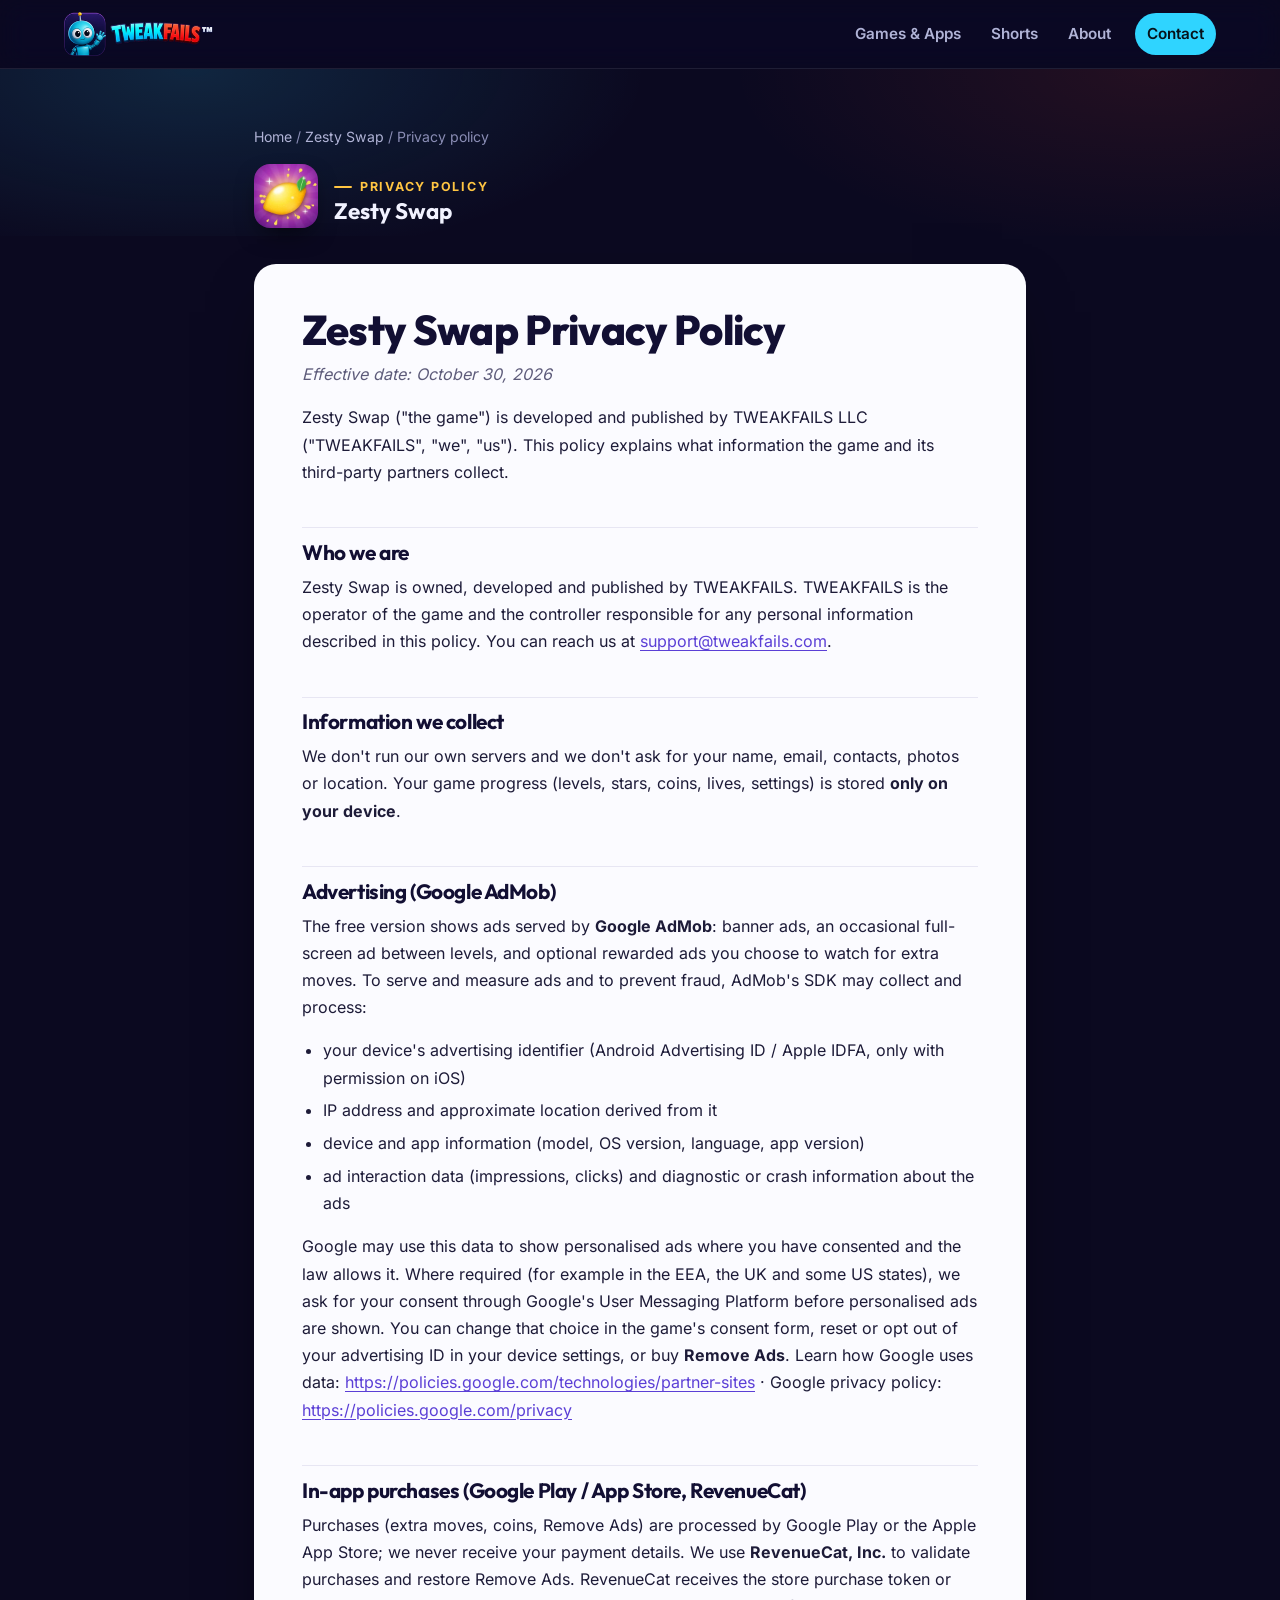
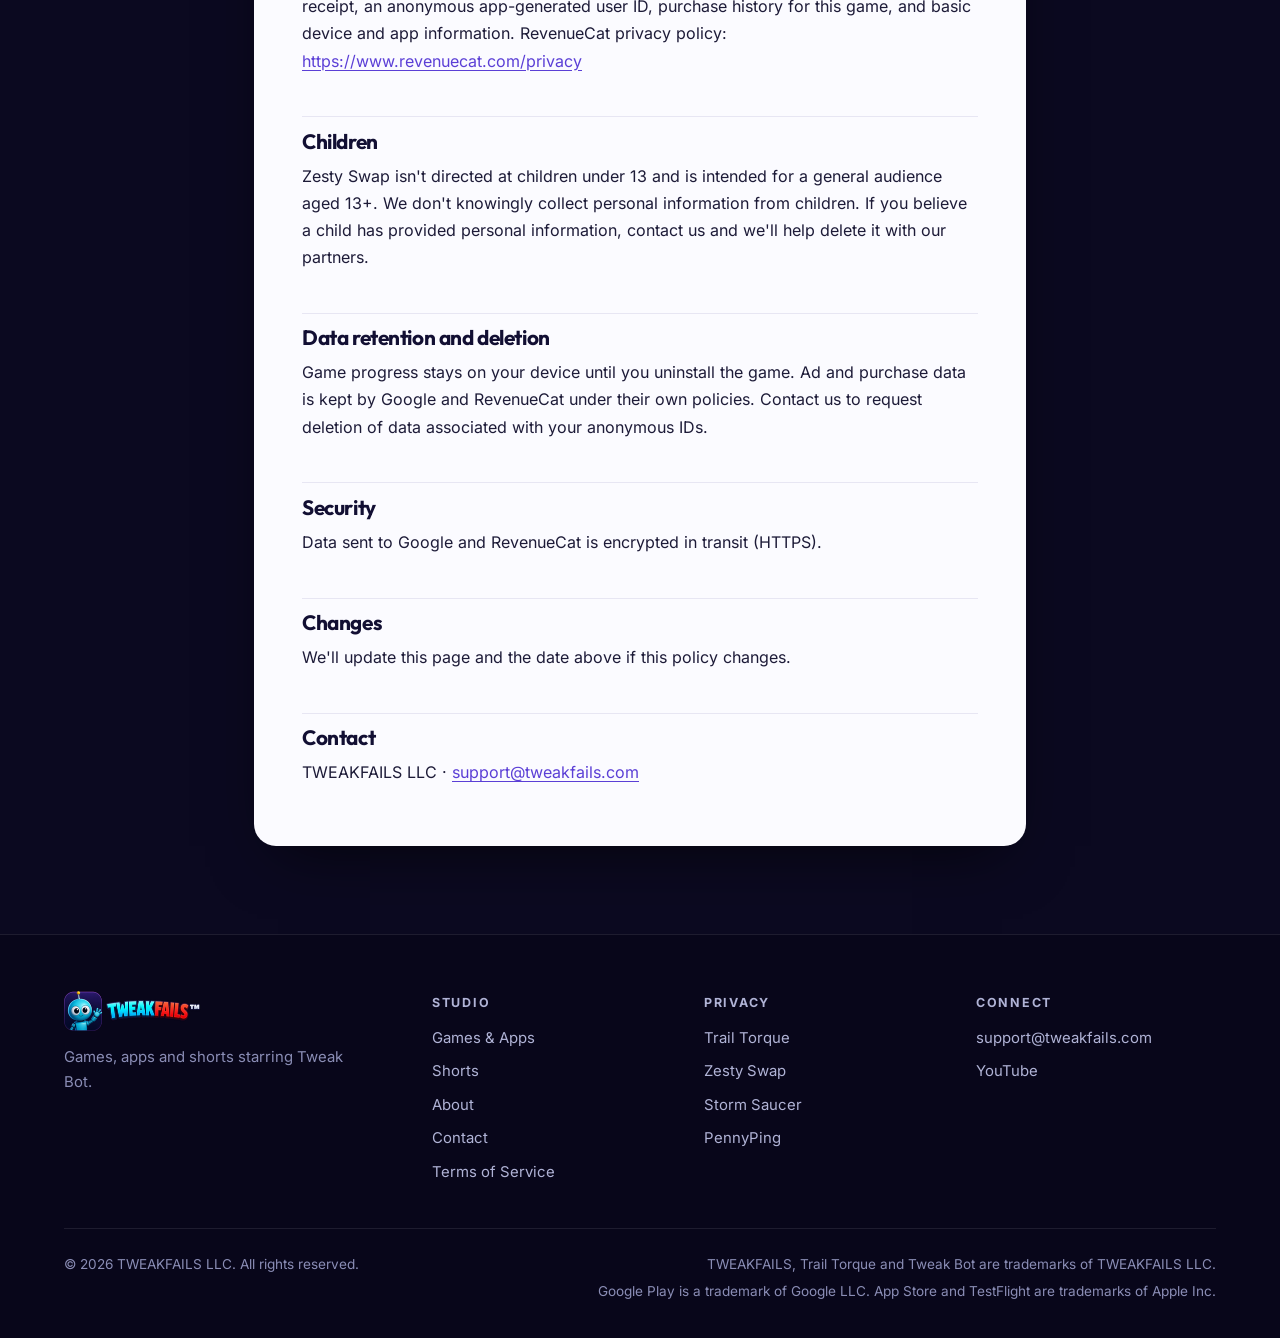
<file: zestyswap/privacy.html>
<!doctype html>
<html lang="en" class="no-js">
<head>
<meta charset="utf-8">
<meta name="viewport" content="width=device-width, initial-scale=1">
<title>Zesty Swap Privacy Policy | TWEAKFAILS</title>
<meta name="description" content="Privacy policy for Zesty Swap by TWEAKFAILS: what information the app and its partners collect, and the choices you have.">
<link rel="canonical" href="https://tweakfails.com/zestyswap/privacy.html">
<meta name="theme-color" content="#0b0920">
<meta property="og:type" content="article">
<meta property="og:site_name" content="TWEAKFAILS">
<meta property="og:title" content="Zesty Swap Privacy Policy">
<meta property="og:url" content="https://tweakfails.com/zestyswap/privacy.html">
<meta property="og:image" content="https://tweakfails.com/assets/brand/og-image-tm.png">
<link rel="icon" href="/favicon.ico" sizes="any">
<link rel="icon" type="image/png" sizes="32x32" href="/assets/brand/favicon-32.png">
<link rel="apple-touch-icon" href="/assets/brand/apple-touch-icon.png">
<link rel="stylesheet" href="/assets/css/site.css">
<script src="/assets/js/site.js" defer></script>
</head>
<body>
<a class="skip" href="#policy">Skip to policy</a>
<header class="site-header"><div class="wrap">
<a class="logo" href="/" aria-label="TWEAKFAILS home"><img class="wordmark" src="/assets/brand/tweakfails-wordmark-80h-tm.png" srcset="/assets/brand/tweakfails-wordmark-80h-tm.png 1x, /assets/brand/tweakfails-wordmark-160h-tm.png 2x" alt="TWEAKFAILS" width="150" height="44"></a>
<button class="menu-btn" type="button" aria-expanded="false" aria-controls="site-nav"><span class="sr-only">Menu</span><svg viewBox="0 0 24 24" aria-hidden="true"><path d="M4 7h16M4 12h16M4 17h16" stroke="currentColor" stroke-width="2" stroke-linecap="round"/></svg></button>
<nav class="nav" id="site-nav" aria-label="Main"><a href="/#games">Games &amp; Apps</a><a href="/#watch">Shorts</a><a href="/#about">About</a><a class="nav-cta" href="/#contact">Contact</a></nav>
</div></header>
<main id="main">
<div class="legal-hero"><div class="legal-wrap">
<p class="crumb"><a href="/">Home</a> / <a href="/#zestyswap">Zesty Swap</a> / Privacy policy</p>
<div class="legal-app"><img src="/assets/zesty/icon.webp" alt="" width="64" height="64"><div><p class="eyebrow" style="margin:0 0 6px">Privacy policy</p><p style="margin:0;font:700 1.4rem/1.1 var(--display)">Zesty Swap</p></div></div>
</div></div>
<div class="legal-wrap">
<article class="legal" id="policy">
<h1>Zesty Swap Privacy Policy</h1>
<p><em>Effective date: October 30, 2026</em></p>
<p>Zesty Swap (&quot;the game&quot;) is developed and published by TWEAKFAILS LLC (&quot;TWEAKFAILS&quot;, &quot;we&quot;, &quot;us&quot;). This policy explains what information the game and its third-party partners collect.</p>
<h2>Who we are</h2>
<p>Zesty Swap is owned, developed and published by TWEAKFAILS. TWEAKFAILS is the operator of the game and the controller responsible for any personal information described in this policy. You can reach us at <a href="mailto:support@tweakfails.com">support@tweakfails.com</a>.</p>
<h2>Information we collect</h2>
<p>We don&#x27;t run our own servers and we don&#x27;t ask for your name, email, contacts, photos or location. Your game progress (levels, stars, coins, lives, settings) is stored <strong>only on your device</strong>.</p>
<h2>Advertising (Google AdMob)</h2>
<p>The free version shows ads served by <strong>Google AdMob</strong>: banner ads, an occasional full-screen ad between levels, and optional rewarded ads you choose to watch for extra moves. To serve and measure ads and to prevent fraud, AdMob&#x27;s SDK may collect and process:</p>
<ul>
<li>your device&#x27;s advertising identifier (Android Advertising ID / Apple IDFA, only with permission on iOS)</li>
<li>IP address and approximate location derived from it</li>
<li>device and app information (model, OS version, language, app version)</li>
<li>ad interaction data (impressions, clicks) and diagnostic or crash information about the ads</li>
</ul>
<p>Google may use this data to show personalised ads where you have consented and the law allows it. Where required (for example in the EEA, the UK and some US states), we ask for your consent through Google&#x27;s User Messaging Platform before personalised ads are shown. You can change that choice in the game&#x27;s consent form, reset or opt out of your advertising ID in your device settings, or buy <strong>Remove Ads</strong>. Learn how Google uses data: <a href="https://policies.google.com/technologies/partner-sites">https://policies.google.com/technologies/partner-sites</a> · Google privacy policy: <a href="https://policies.google.com/privacy">https://policies.google.com/privacy</a></p>
<h2>In-app purchases (Google Play / App Store, RevenueCat)</h2>
<p>Purchases (extra moves, coins, Remove Ads) are processed by Google Play or the Apple App Store; we never receive your payment details. We use <strong>RevenueCat, Inc.</strong> to validate purchases and restore Remove Ads. RevenueCat receives the store purchase token or receipt, an anonymous app-generated user ID, purchase history for this game, and basic device and app information. RevenueCat privacy policy: <a href="https://www.revenuecat.com/privacy">https://www.revenuecat.com/privacy</a></p>
<h2>Children</h2>
<p>Zesty Swap isn&#x27;t directed at children under 13 and is intended for a general audience aged 13+. We don&#x27;t knowingly collect personal information from children. If you believe a child has provided personal information, contact us and we&#x27;ll help delete it with our partners.</p>
<h2>Data retention and deletion</h2>
<p>Game progress stays on your device until you uninstall the game. Ad and purchase data is kept by Google and RevenueCat under their own policies. Contact us to request deletion of data associated with your anonymous IDs.</p>
<h2>Security</h2>
<p>Data sent to Google and RevenueCat is encrypted in transit (HTTPS).</p>
<h2>Changes</h2>
<p>We&#x27;ll update this page and the date above if this policy changes.</p>
<h2>Contact</h2>
<p>TWEAKFAILS LLC · <a href="mailto:support@tweakfails.com">support@tweakfails.com</a></p>
</article>
</div>
</main>
<footer class="site-footer"><div class="wrap">
<div class="footer-grid">
<div class="footer-brand"><img src="/assets/brand/tweakfails-wordmark-80h-tm.png" srcset="/assets/brand/tweakfails-wordmark-80h-tm.png 1x, /assets/brand/tweakfails-wordmark-160h-tm.png 2x" alt="TWEAKFAILS" width="136" height="40" loading="lazy"><p>Games, apps and shorts starring Tweak Bot.</p></div>
<div><h2>Studio</h2><ul><li><a href="/#games">Games &amp; Apps</a></li><li><a href="/#watch">Shorts</a></li><li><a href="/#about">About</a></li><li><a href="/#contact">Contact</a></li><li><a href="/terms.html">Terms of Service</a></li></ul></div>
<div><h2>Privacy</h2><ul><li><a href="/trailtorque/privacy.html">Trail Torque</a></li><li><a href="/zestyswap/privacy.html">Zesty Swap</a></li><li><a href="/stormsaucer/privacy.html">Storm Saucer</a></li><li><a href="/pennyping/privacy.html">PennyPing</a></li></ul></div>
<div><h2>Connect</h2><ul><li><a href="mailto:support@tweakfails.com">support@tweakfails.com</a></li><li><a href="https://www.youtube.com/@tweakfails" rel="noopener">YouTube</a></li></ul></div>
</div>
<div class="legal-line"><p>&copy; 2026 TWEAKFAILS LLC. All rights reserved.</p><div class="tm-lines"><p>TWEAKFAILS, Trail Torque and Tweak Bot are trademarks of TWEAKFAILS LLC.</p><p>Google Play is a trademark of Google LLC. App Store and TestFlight are trademarks of Apple Inc.</p></div></div>
</div></footer>
</body>
</html>
</file>
<file: assets/css/site.css>
/* TWEAKFAILS studio site. Static, no framework. */
@font-face{font-family:"Outfit";font-style:normal;font-weight:400 800;font-display:swap;src:url(/assets/fonts/outfit-latin-var.woff2) format("woff2")}
@font-face{font-family:"Inter";font-style:normal;font-weight:400 700;font-display:swap;src:url(/assets/fonts/inter-latin-var.woff2) format("woff2")}

:root{
  --bg:#0b0920;--bg-2:#110e2c;--bg-3:#18143a;
  --surface:rgba(255,255,255,.035);--surface-2:rgba(255,255,255,.06);
  --line:rgba(255,255,255,.09);--line-2:rgba(255,255,255,.16);
  --text:#f1f2ff;--muted:#b0b3d6;--dim:#8a8db5;
  --cyan:#2fd4ff;--cyan-2:#0ea5e9;--red:#ff4d2e;--amber:#ffc542;--violet:#7c5cff;
  --radius:22px;--radius-sm:14px;
  --display:"Outfit",ui-sans-serif,system-ui,-apple-system,"Segoe UI",Roboto,sans-serif;
  --body:"Inter",ui-sans-serif,system-ui,-apple-system,"Segoe UI",Roboto,sans-serif;
  --wrap:1200px;
  --shadow:0 24px 60px -24px rgba(0,0,0,.7);
}
*,*::before,*::after{box-sizing:border-box}
html{scroll-behavior:smooth;scroll-padding-top:84px;-webkit-text-size-adjust:100%}
body{margin:0;background:var(--bg);color:var(--text);font:16px/1.65 var(--body);-webkit-font-smoothing:antialiased;text-rendering:optimizeLegibility}
img{max-width:100%;height:auto}
a{color:var(--cyan);text-underline-offset:3px}
a:hover{color:#8be6ff}
:focus-visible{outline:3px solid var(--amber);outline-offset:3px;border-radius:8px}
h1,h2,h3{font-family:var(--display);line-height:1.08;letter-spacing:-.02em;margin:0}
p{margin:0 0 1em}
.wrap{max-width:var(--wrap);margin:0 auto;padding:0 24px}
.sr-only{position:absolute;width:1px;height:1px;padding:0;margin:-1px;overflow:hidden;clip:rect(0,0,0,0);white-space:nowrap;border:0}
.skip{position:absolute;left:12px;top:-60px;z-index:50;background:var(--amber);color:#1b1300;font-weight:700;padding:10px 14px;border-radius:10px;text-decoration:none}
.skip:focus{top:12px}

/* Header */
.site-header{position:sticky;top:0;z-index:40;background:rgba(11,9,32,.72);backdrop-filter:saturate(160%) blur(14px);-webkit-backdrop-filter:saturate(160%) blur(14px);border-bottom:1px solid var(--line)}
.site-header .wrap{display:flex;align-items:center;justify-content:space-between;height:68px;gap:16px}
.logo{display:flex;align-items:center;gap:10px;text-decoration:none}
.logo .mark{width:38px;height:auto;filter:drop-shadow(0 4px 10px rgba(47,212,255,.25))}
.logo .wordmark{height:44px;width:auto;display:block}
.nav{display:flex;align-items:center;gap:6px}
.nav a{color:var(--muted);text-decoration:none;font-weight:600;font-size:.95rem;padding:8px 12px;border-radius:999px;transition:color .2s,background .2s}
.nav a:hover{color:var(--text);background:var(--surface-2)}
.nav a.nav-cta{color:#06121a;background:var(--cyan);margin-left:6px}
.nav a.nav-cta:hover{background:#7fe5ff;color:#06121a}
.menu-btn{display:none;align-items:center;justify-content:center;width:44px;height:44px;border-radius:12px;border:1px solid var(--line-2);background:var(--surface);color:var(--text);cursor:pointer}
.menu-btn svg{width:22px;height:22px}
@media (max-width:820px){
  .menu-btn{display:inline-flex}
  .nav{position:absolute;left:0;right:0;top:68px;flex-direction:column;align-items:stretch;gap:2px;padding:12px 16px 18px;background:#0b0920;border-bottom:1px solid var(--line);display:none}
  .nav.open{display:flex}
  .nav a{padding:12px 14px;font-size:1.05rem}
  .nav a.nav-cta{margin:8px 0 0;text-align:center}
  .no-js .nav{display:flex;position:static;flex-direction:row;flex-wrap:wrap;background:none;border:0;padding:0}
  .no-js .menu-btn{display:none}
}

/* Hero */
.hero{position:relative;background:#170f3c;overflow:hidden;isolation:isolate}
.hero-art{display:block;line-height:0}
.hero-art img{display:block;width:100%;height:auto;max-width:2560px;margin:0 auto}
.hero::after{content:"";position:absolute;left:0;right:0;bottom:0;height:22%;background:linear-gradient(180deg,rgba(11,9,32,0),var(--bg));pointer-events:none}
.hero-intro{position:relative;z-index:2;margin-top:-56px;padding-bottom:24px}
.hero-card{display:grid;grid-template-columns:1.4fr 1fr;gap:32px;align-items:center;padding:32px 36px;border-radius:var(--radius);background:linear-gradient(180deg,rgba(28,22,72,.82),rgba(17,14,44,.92));border:1px solid var(--line-2);box-shadow:var(--shadow);backdrop-filter:blur(10px);-webkit-backdrop-filter:blur(10px)}
.eyebrow{display:inline-flex;align-items:center;gap:8px;font:700 .78rem/1 var(--body);letter-spacing:.14em;text-transform:uppercase;color:var(--amber);margin:0 0 12px}
.eyebrow::before{content:"";width:18px;height:2px;background:currentColor;border-radius:2px}
.hero-card h2{font-size:clamp(1.7rem,3.2vw,2.5rem);font-weight:750;margin-bottom:12px}
.hero-card h2 .c{color:var(--cyan)} .hero-card h2 .r{color:var(--red)}
.hero-card p{color:var(--muted);font-size:1.06rem;margin:0}
.hero-actions{display:flex;flex-wrap:wrap;gap:12px;margin-top:22px}
.lineup{list-style:none;margin:0;padding:0;display:grid;grid-template-columns:1fr 1fr;gap:10px}
.lineup a{display:flex;align-items:center;gap:12px;padding:10px;border-radius:16px;background:var(--surface);border:1px solid var(--line);text-decoration:none;color:var(--text);transition:border-color .2s,transform .2s,background .2s}
.lineup a:hover{border-color:var(--line-2);background:var(--surface-2);transform:translateY(-2px)}
.lineup img{width:48px;height:48px;border-radius:12px;flex:none;box-shadow:0 6px 16px rgba(0,0,0,.45)}
.lineup strong{display:block;font:650 .98rem/1.2 var(--display)}
.lineup small{display:block;color:var(--dim);font-size:.78rem;margin-top:3px}

/* Buttons */
.btn{display:inline-flex;align-items:center;justify-content:center;gap:9px;min-height:46px;padding:11px 20px;border-radius:999px;font:650 .97rem/1 var(--body);text-decoration:none;border:1px solid var(--line-2);color:var(--text);background:var(--surface-2);cursor:pointer;transition:transform .15s,background .2s,border-color .2s,color .2s}
.btn:hover{transform:translateY(-1px);background:rgba(255,255,255,.1);color:var(--text);border-color:rgba(255,255,255,.26)}
.btn svg{width:18px;height:18px;flex:none}
.btn-primary{background:linear-gradient(135deg,#3ddcff,#1aa3ff);color:#041321;border-color:transparent;box-shadow:0 10px 26px -10px rgba(47,212,255,.7)}
.btn-primary:hover{background:linear-gradient(135deg,#7fe8ff,#47b6ff);color:#041321;border-color:transparent}
.btn-yt{background:#ff2d2d;color:#fff;border-color:transparent;box-shadow:0 10px 26px -12px rgba(255,45,45,.8)}
.btn-yt:hover{background:#ff5050;color:#fff;border-color:transparent}
.btn-sm{min-height:40px;padding:9px 15px;font-size:.9rem}
.btn-ghost{background:transparent}

/* Sections */
.section{padding:88px 0}
.section-head{display:flex;align-items:flex-end;justify-content:space-between;gap:24px;margin-bottom:36px;flex-wrap:wrap}
.section-head h2{font-size:clamp(2rem,4.2vw,3.1rem);font-weight:800}
.section-head p{color:var(--muted);max-width:520px;margin:0;font-size:1.05rem}
.alt{background:linear-gradient(180deg,var(--bg) 0,var(--bg-2) 12%,var(--bg-2) 88%,var(--bg) 100%)}

/* Status badges */
.status{display:inline-flex;align-items:center;gap:7px;padding:6px 11px;border-radius:999px;font:700 .72rem/1 var(--body);letter-spacing:.08em;text-transform:uppercase;white-space:nowrap}
.status::before{content:"";width:7px;height:7px;border-radius:50%;background:currentColor}
.status.testing{color:#ffd166;background:rgba(255,197,66,.12);border:1px solid rgba(255,197,66,.35)}
.status.testing::before{box-shadow:0 0 0 0 rgba(255,209,102,.7);animation:pulse 2s infinite}
.status.dev{color:#9fd8ff;background:rgba(47,212,255,.08);border:1px solid rgba(47,212,255,.28)}
@keyframes pulse{0%{box-shadow:0 0 0 0 rgba(255,209,102,.6)}70%{box-shadow:0 0 0 8px rgba(255,209,102,0)}100%{box-shadow:0 0 0 0 rgba(255,209,102,0)}}

/* App cards */
.app{position:relative;border-radius:var(--radius);background:linear-gradient(180deg,rgba(255,255,255,.045),rgba(255,255,255,.02));border:1px solid var(--line);overflow:hidden}
.app-id{display:flex;align-items:center;gap:16px;margin-bottom:16px}
.app-id img{width:72px;height:72px;border-radius:18px;flex:none;box-shadow:0 12px 26px -8px rgba(0,0,0,.7)}
.app-id h3{font-size:1.75rem;font-weight:750}
.app-id .tagline{margin:4px 0 0;color:var(--muted);font-weight:600;font-size:.95rem}
.app .status{margin-bottom:14px}
.app p.desc{color:#d2d4ef}
.features{list-style:none;padding:0;margin:0 0 20px;display:grid;gap:8px}
.features li{position:relative;padding-left:26px;color:var(--muted);font-size:.95rem}
.features li::before{content:"";position:absolute;left:4px;top:.62em;width:9px;height:9px;border-radius:3px;background:var(--accent,var(--cyan));transform:rotate(45deg)}
.app-actions{display:flex;flex-wrap:wrap;gap:10px}
.coming{display:inline-flex;align-items:center;min-height:40px;padding:9px 15px;border-radius:999px;font:600 .9rem/1 var(--body);color:var(--dim);border:1px dashed var(--line-2)}

/* Featured (Trail Torque) */
.featured{--accent:#ff8a3d;display:grid;grid-template-columns:minmax(0,5fr) minmax(0,7fr);gap:0;margin-bottom:28px;background:radial-gradient(900px 500px at 100% 0,rgba(255,110,40,.16),transparent 60%),linear-gradient(180deg,rgba(255,255,255,.05),rgba(255,255,255,.02))}
.featured .app-body{padding:40px}
.featured .app-media{padding:28px 28px 28px 0;display:flex;flex-direction:column;gap:14px;min-width:0}
.featured .main-shot{position:relative;border-radius:18px;overflow:hidden;border:1px solid var(--line-2);box-shadow:var(--shadow);aspect-ratio:16/9;background:#000}
.featured .main-shot img{display:block;width:100%;height:100%;object-fit:cover}
.featured .main-shot figcaption{max-width:calc(100% - 24px);position:absolute;left:12px;bottom:12px;padding:6px 10px;border-radius:10px;background:rgba(6,5,20,.7);backdrop-filter:blur(6px);font-size:.82rem;color:#e6e7ff}
.featured-label{position:absolute;top:22px;right:22px;font:700 .72rem/1 var(--body);letter-spacing:.14em;text-transform:uppercase;color:var(--amber);z-index:1;display:none}

/* Screenshot strip */
.strip{display:flex;gap:10px;overflow-x:auto;scroll-snap-type:x mandatory;padding:4px 2px 12px;margin:0;list-style:none;scrollbar-width:thin;scrollbar-color:rgba(255,255,255,.25) transparent;overscroll-behavior-x:contain}
.strip li{flex:0 0 auto;scroll-snap-align:start}
.strip button{display:block;padding:0;border:2px solid transparent;border-radius:12px;background:#000;cursor:pointer;overflow:hidden;transition:border-color .2s,transform .2s;opacity:.85}
.strip button:hover{opacity:1;transform:translateY(-2px)}
.strip button[aria-pressed="true"]{border-color:var(--amber);opacity:1}
.strip img{display:block}
.strip.landscape img{width:150px;height:84px;object-fit:cover}
.strip.portrait img{width:112px;height:auto;border-radius:12px;border:1px solid var(--line)}
.strip-note{font-size:.8rem;color:var(--dim);margin:0}

/* Grid of in-dev titles */
.app-grid{display:grid;grid-template-columns:repeat(3,minmax(0,1fr));gap:24px}
.app-grid .app{display:flex;flex-direction:column}
.app-grid .app-body{padding:28px;display:flex;flex-direction:column;flex:1}
.app-grid .app-actions{margin-top:auto}
.fan{position:relative;height:300px;display:flex;align-items:flex-end;justify-content:center;overflow:hidden;padding-top:26px;background:var(--fan-bg)}
.fan img{position:relative;width:132px;height:auto;border-radius:16px;border:3px solid rgba(10,8,28,.9);box-shadow:0 18px 40px -10px rgba(0,0,0,.8);margin:0 -22px -60px;transition:transform .35s ease}
.fan img:nth-child(1){transform:rotate(-9deg) translateY(30px)}
.fan img:nth-child(2){z-index:2;width:150px;transform:translateY(0)}
.fan img:nth-child(3){transform:rotate(9deg) translateY(30px)}
.app:hover .fan img:nth-child(1){transform:rotate(-12deg) translate(-10px,22px)}
.app:hover .fan img:nth-child(2){transform:translateY(-8px)}
.app:hover .fan img:nth-child(3){transform:rotate(12deg) translate(10px,22px)}
.zesty{--accent:#ffcf33;--fan-bg:radial-gradient(420px 260px at 50% 100%,rgba(255,207,51,.35),transparent 70%),linear-gradient(160deg,#5a1c86,#2a0f4d)}
.storm{--accent:#a77bff;--fan-bg:radial-gradient(420px 260px at 50% 100%,rgba(140,110,255,.4),transparent 70%),linear-gradient(160deg,#1d1f5a,#0d0e2c)}
.penny{--accent:#8e7dff;--fan-bg:radial-gradient(420px 260px at 50% 100%,rgba(142,125,255,.45),transparent 70%),linear-gradient(160deg,#3a2f8f,#16123f)}
details.more-shots{margin:0 0 18px}
details.more-shots summary{cursor:pointer;color:var(--cyan);font-weight:600;font-size:.92rem;list-style:none;display:inline-flex;align-items:center;gap:6px}
details.more-shots summary::-webkit-details-marker{display:none}
details.more-shots summary::after{content:"+";font-weight:700}
details.more-shots[open] summary::after{content:"\2212"}
details.more-shots .strip{margin-top:12px}

/* Watch */
.watch{display:grid;grid-template-columns:minmax(0,4fr) minmax(0,8fr);gap:48px;align-items:start}
.channel{position:sticky;top:100px;padding:32px;border-radius:var(--radius);background:radial-gradient(500px 300px at 0 0,rgba(47,212,255,.18),transparent 65%),linear-gradient(180deg,rgba(255,255,255,.05),rgba(255,255,255,.02));border:1px solid var(--line)}
.channel img{width:150px;height:auto;display:block;margin:-6px 0 18px;filter:drop-shadow(0 18px 30px rgba(0,0,0,.6))}
.channel h3{font-size:1.6rem;margin-bottom:10px}
.channel p{color:var(--muted)}
.channel .handle{display:inline-block;font:600 .9rem/1 var(--body);color:var(--text);padding:7px 11px;border-radius:999px;background:var(--surface-2);border:1px solid var(--line);margin-bottom:18px}
.videos h3{font-size:1.05rem;font-weight:650;color:var(--muted);margin:0 0 14px;font-family:var(--body);letter-spacing:.06em;text-transform:uppercase}
.video-grid{display:grid;gap:16px;margin:0 0 36px;padding:0;list-style:none}
.video-grid.trailers{grid-template-columns:repeat(3,minmax(0,1fr))}
.video-grid.shorts{grid-template-columns:repeat(3,minmax(0,1fr));max-width:620px}
.video{position:relative;display:block;border-radius:16px;overflow:hidden;background:#000;border:1px solid var(--line);aspect-ratio:16/9;color:#fff;text-decoration:none}
.shorts .video{aspect-ratio:9/16}
.video img{display:block;width:100%;height:100%;object-fit:cover;transition:transform .4s ease,opacity .3s}
.video::after{content:"";position:absolute;inset:0;background:linear-gradient(180deg,rgba(0,0,0,0) 40%,rgba(0,0,0,.78))}
.video:hover img{transform:scale(1.04);opacity:.9}
.video .play{position:absolute;z-index:2;left:50%;top:50%;width:56px;height:56px;margin:-28px 0 0 -28px;border-radius:50%;background:rgba(255,45,45,.92);display:grid;place-items:center;box-shadow:0 8px 24px rgba(0,0,0,.5);transition:transform .2s}
.video:hover .play{transform:scale(1.1)}
.video .play svg{width:22px;height:22px;margin-left:3px;fill:#fff}
.video .vlabel{position:absolute;z-index:2;left:12px;right:12px;bottom:10px;font:650 .92rem/1.25 var(--display)}
.video .vlabel small{display:block;font:600 .7rem/1 var(--body);letter-spacing:.1em;text-transform:uppercase;color:#ffd166;margin-bottom:4px}
.video iframe{position:absolute;inset:0;width:100%;height:100%;border:0;z-index:3}
.video.playing::after{display:none}

/* About */
.about{display:grid;grid-template-columns:minmax(0,7fr) minmax(0,5fr);gap:56px;align-items:center}
.about h2{font-size:clamp(2rem,4.2vw,3.1rem);font-weight:800;margin-bottom:20px}
.about .lead{font-size:1.15rem;color:#dfe0f8}
.about p{color:var(--muted)}
.pillars{display:grid;gap:14px}
.pillar{display:flex;gap:16px;padding:20px 22px;border-radius:18px;background:var(--surface);border:1px solid var(--line)}
.pillar .ico{flex:none;width:44px;height:44px;border-radius:12px;display:grid;place-items:center;background:var(--surface-2)}
.pillar .ico svg{width:22px;height:22px}
.pillar h3{font-size:1.1rem;margin:2px 0 4px}
.pillar p{margin:0;font-size:.94rem}

/* Contact */
.contact{position:relative;overflow:hidden;border-radius:28px;padding:56px;background:radial-gradient(600px 320px at 85% 20%,rgba(255,77,46,.22),transparent 65%),radial-gradient(700px 380px at 10% 100%,rgba(47,212,255,.2),transparent 65%),linear-gradient(135deg,#1b1650,#120e33);border:1px solid var(--line-2);display:grid;grid-template-columns:minmax(0,1fr) auto;gap:32px;align-items:center}
.contact h2{font-size:clamp(2rem,4.2vw,3rem);font-weight:800;margin-bottom:12px}
.contact p{color:var(--muted);font-size:1.06rem;margin:0;max-width:560px}
.contact .email{display:inline-block;margin-top:18px;font:700 clamp(1.25rem,2.6vw,1.75rem)/1.2 var(--display);color:var(--text);text-decoration:none;border-bottom:2px solid var(--cyan);padding-bottom:2px;word-break:break-all}
.contact .email:hover{color:var(--cyan)}
.contact-actions{display:flex;flex-direction:column;gap:12px;min-width:240px}

/* Footer */
.site-footer{margin-top:88px;border-top:1px solid var(--line);background:#08061a;padding:56px 0 36px;color:var(--dim);font-size:.93rem}
.footer-grid{display:grid;grid-template-columns:1.4fr 1fr 1fr 1fr;gap:32px}
.footer-brand img{height:40px;width:auto;display:block;margin-bottom:14px}
.footer-brand p{max-width:300px}
.site-footer h2{font:700 .78rem/1 var(--body);letter-spacing:.14em;text-transform:uppercase;color:var(--muted);margin:6px 0 16px}
.site-footer ul{list-style:none;margin:0;padding:0;display:grid;gap:9px}
.site-footer a{color:var(--muted);text-decoration:none}
.site-footer a:hover{color:var(--text);text-decoration:underline}
.legal-line{display:flex;flex-wrap:wrap;justify-content:space-between;gap:12px;margin-top:44px;padding-top:24px;border-top:1px solid var(--line);font-size:.85rem}
.legal-line p{margin:0}
.legal-line .tm-lines{display:grid;gap:4px}
@media (min-width:760px){.legal-line .tm-lines{text-align:right}}

/* Reveal (only when JS is running) */
.js .reveal{opacity:0;transform:translateY(18px);transition:opacity .7s ease,transform .7s ease}
.js .reveal.in{opacity:1;transform:none}

/* Responsive */
@media (max-width:1080px){
  .app-grid{grid-template-columns:repeat(2,minmax(0,1fr))}
  .featured{grid-template-columns:1fr}
  .featured .app-media{padding:0 28px 28px}
  .watch{grid-template-columns:1fr;gap:32px}
  .channel{position:static;display:grid;grid-template-columns:auto 1fr;gap:0 24px;align-items:center}
  .channel img{grid-row:span 4;margin:0}
  .footer-grid{grid-template-columns:1fr 1fr}
}
@media (max-width:820px){
  .hero-card{grid-template-columns:1fr;padding:26px 22px;gap:24px}
  .hero-intro{margin-top:0}
  .hero::after{height:10%}
  .about{grid-template-columns:1fr;gap:32px}
  .contact{grid-template-columns:1fr;padding:36px 26px}
  .contact-actions{min-width:0;flex-direction:row;flex-wrap:wrap}
  .video-grid.trailers{grid-template-columns:1fr 1fr}
}
@media (max-width:640px){
  .wrap{padding:0 18px}
  .section{padding:64px 0}
  .app-grid{grid-template-columns:1fr}
  .featured .app-body{padding:26px 22px}
  .featured .app-media{padding:0 16px 20px}
  .featured .main-shot figcaption{font-size:.74rem;left:8px;bottom:8px;padding:4px 8px}
  .app-grid .app-body{padding:24px 22px}
  .app-id img{width:62px;height:62px;border-radius:16px}
  .app-id h3{font-size:1.5rem}
  .fan{height:260px}
  .fan img{width:112px;margin:0 -20px -60px} .fan img:nth-child(2){width:128px}
  .channel{display:block;padding:26px 22px}
  .channel img{width:120px;margin-bottom:14px}
  .video-grid.trailers{grid-template-columns:1fr}
  .video-grid.shorts{grid-template-columns:repeat(3,minmax(0,1fr));gap:10px}
  .shorts .video .vlabel{font-size:.78rem;left:8px;right:8px}
  .shorts .video .play{width:44px;height:44px;margin:-22px 0 0 -22px}
  .lineup{grid-template-columns:1fr 1fr}
  .lineup a{flex-direction:column;align-items:flex-start;gap:8px}
  .footer-grid{grid-template-columns:1fr 1fr;gap:28px}
  .footer-brand{grid-column:1/-1}
  .logo .wordmark{height:38px}
  .eyebrow{font-size:.7rem;letter-spacing:.1em}
}
@media (prefers-reduced-motion:reduce){
  html{scroll-behavior:auto}
  *,*::before,*::after{animation:none!important;transition:none!important}
  .js .reveal{opacity:1;transform:none}
}

/* Legal pages */
.legal-hero{padding:56px 0 8px;background:radial-gradient(700px 300px at 15% 0,rgba(47,212,255,.14),transparent 65%),radial-gradient(700px 300px at 90% 0,rgba(255,77,46,.1),transparent 60%)}
.legal-hero .crumb{font-size:.88rem;color:var(--dim);margin-bottom:16px}
.legal-hero .crumb a{color:var(--muted);text-decoration:none} .legal-hero .crumb a:hover{color:var(--text)}
.legal-app{display:flex;align-items:center;gap:16px}
.legal-app img{width:64px;height:64px;border-radius:16px;box-shadow:0 10px 24px -8px rgba(0,0,0,.7)}
.legal-wrap{max-width:820px;margin:0 auto;padding:0 24px}
.legal{margin-top:28px;padding:44px 48px;border-radius:var(--radius);background:#fbfbff;color:#1d1b38;box-shadow:var(--shadow);font-size:1rem;line-height:1.7}
.legal h1{font-size:clamp(1.9rem,4vw,2.6rem);font-weight:800;color:#120f33;margin:0 0 8px}
.legal h2{font-size:1.3rem;font-weight:700;color:#120f33;margin:2em 0 .5em;padding-top:.6em;border-top:1px solid #e7e6f3}
.legal a{color:#5b3fd6;word-break:break-word}
.legal a:hover{color:#3b22b0}
.legal ul{padding-left:1.3em} .legal li{margin:.35em 0}
.legal em{color:#5d5b7a}
@media (max-width:640px){.legal{padding:28px 22px;border-radius:18px}.legal-wrap{padding:0 14px}}

/* Game page screenshot grid */
.shot-grid{list-style:none;padding:0;margin:16px 0 8px;display:grid;grid-template-columns:repeat(auto-fill,minmax(240px,1fr));gap:14px}
.shot-grid li{margin:0}
.shot-grid figure{margin:0}
.shot-grid img{display:block;width:100%;height:auto;aspect-ratio:16/9;object-fit:cover;border-radius:12px;border:1px solid var(--line-2)}
.shot-grid figcaption{font-size:.82rem;color:var(--dim);margin-top:6px}
.legal ul.shot-grid{padding:0;margin-left:0}
.legal .shot-grid li{margin:0;padding:0}
.legal .shot-grid li::before{content:none}
</file>
